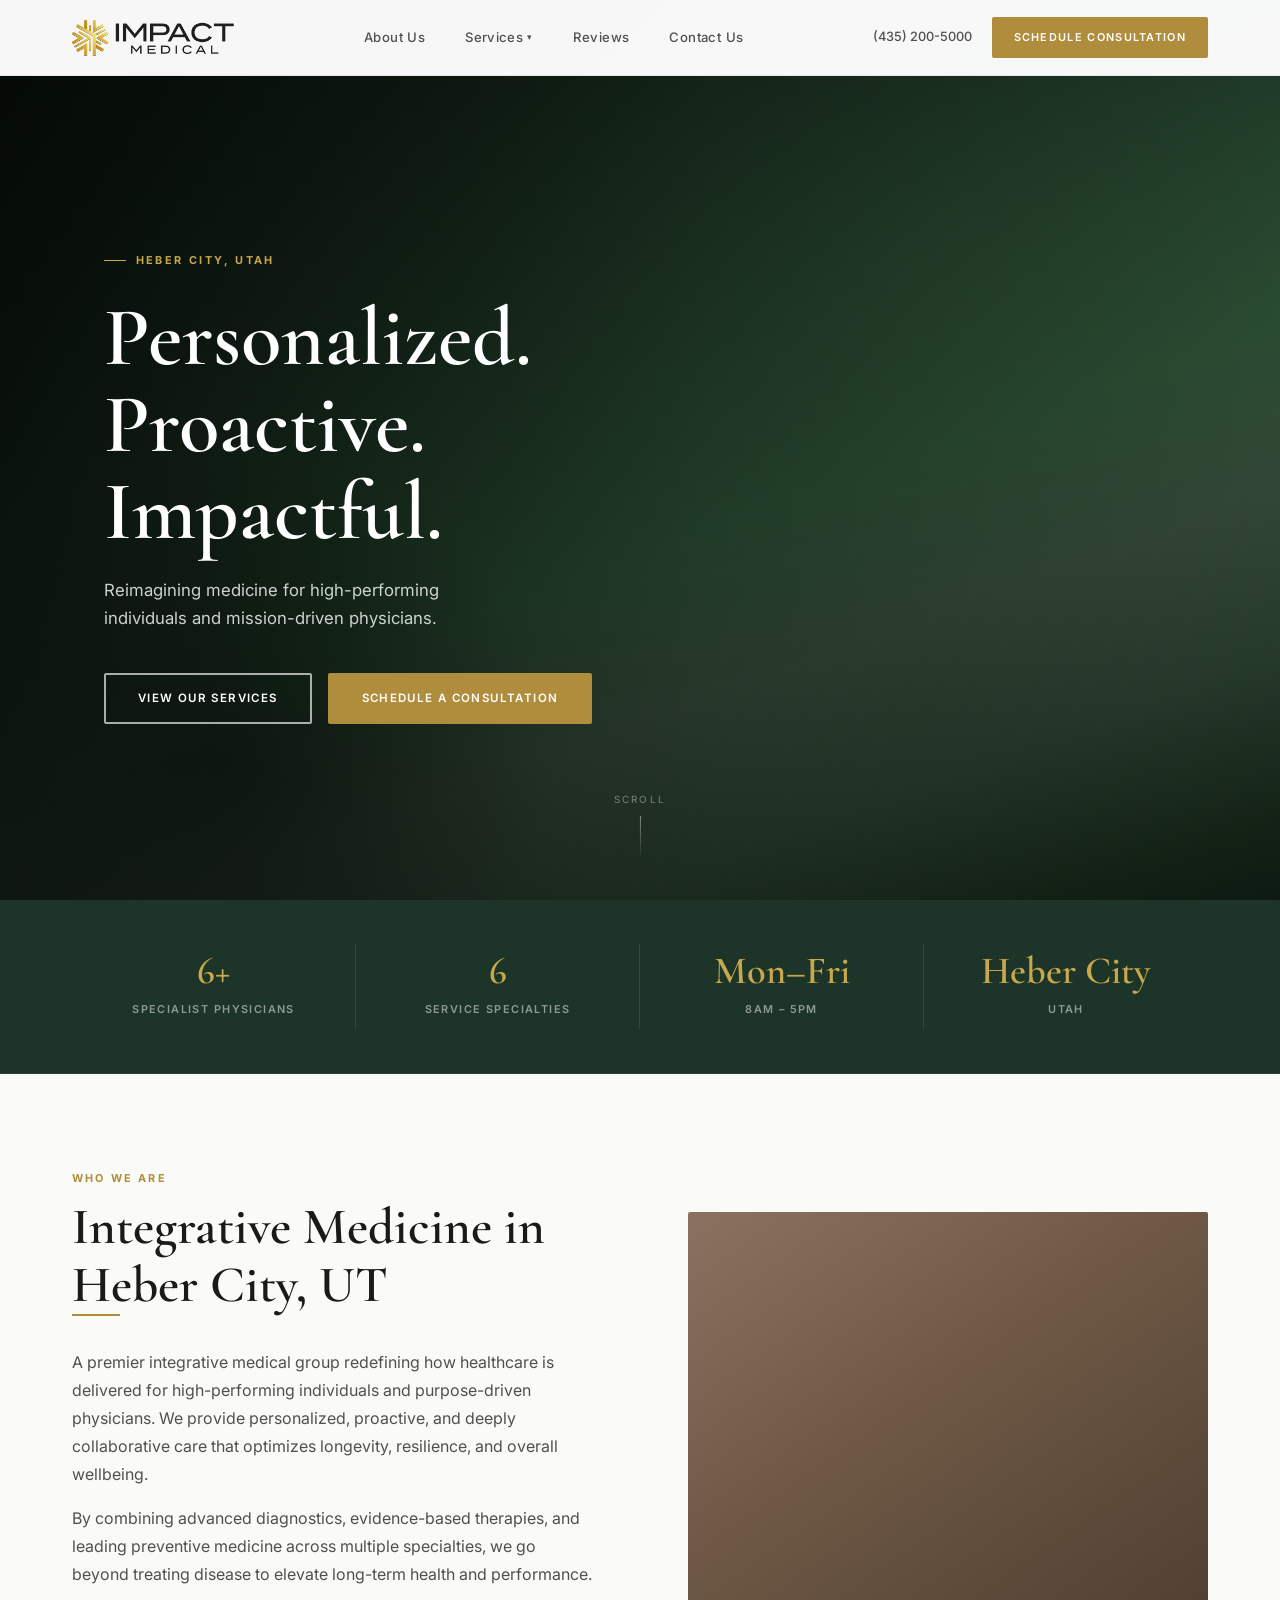
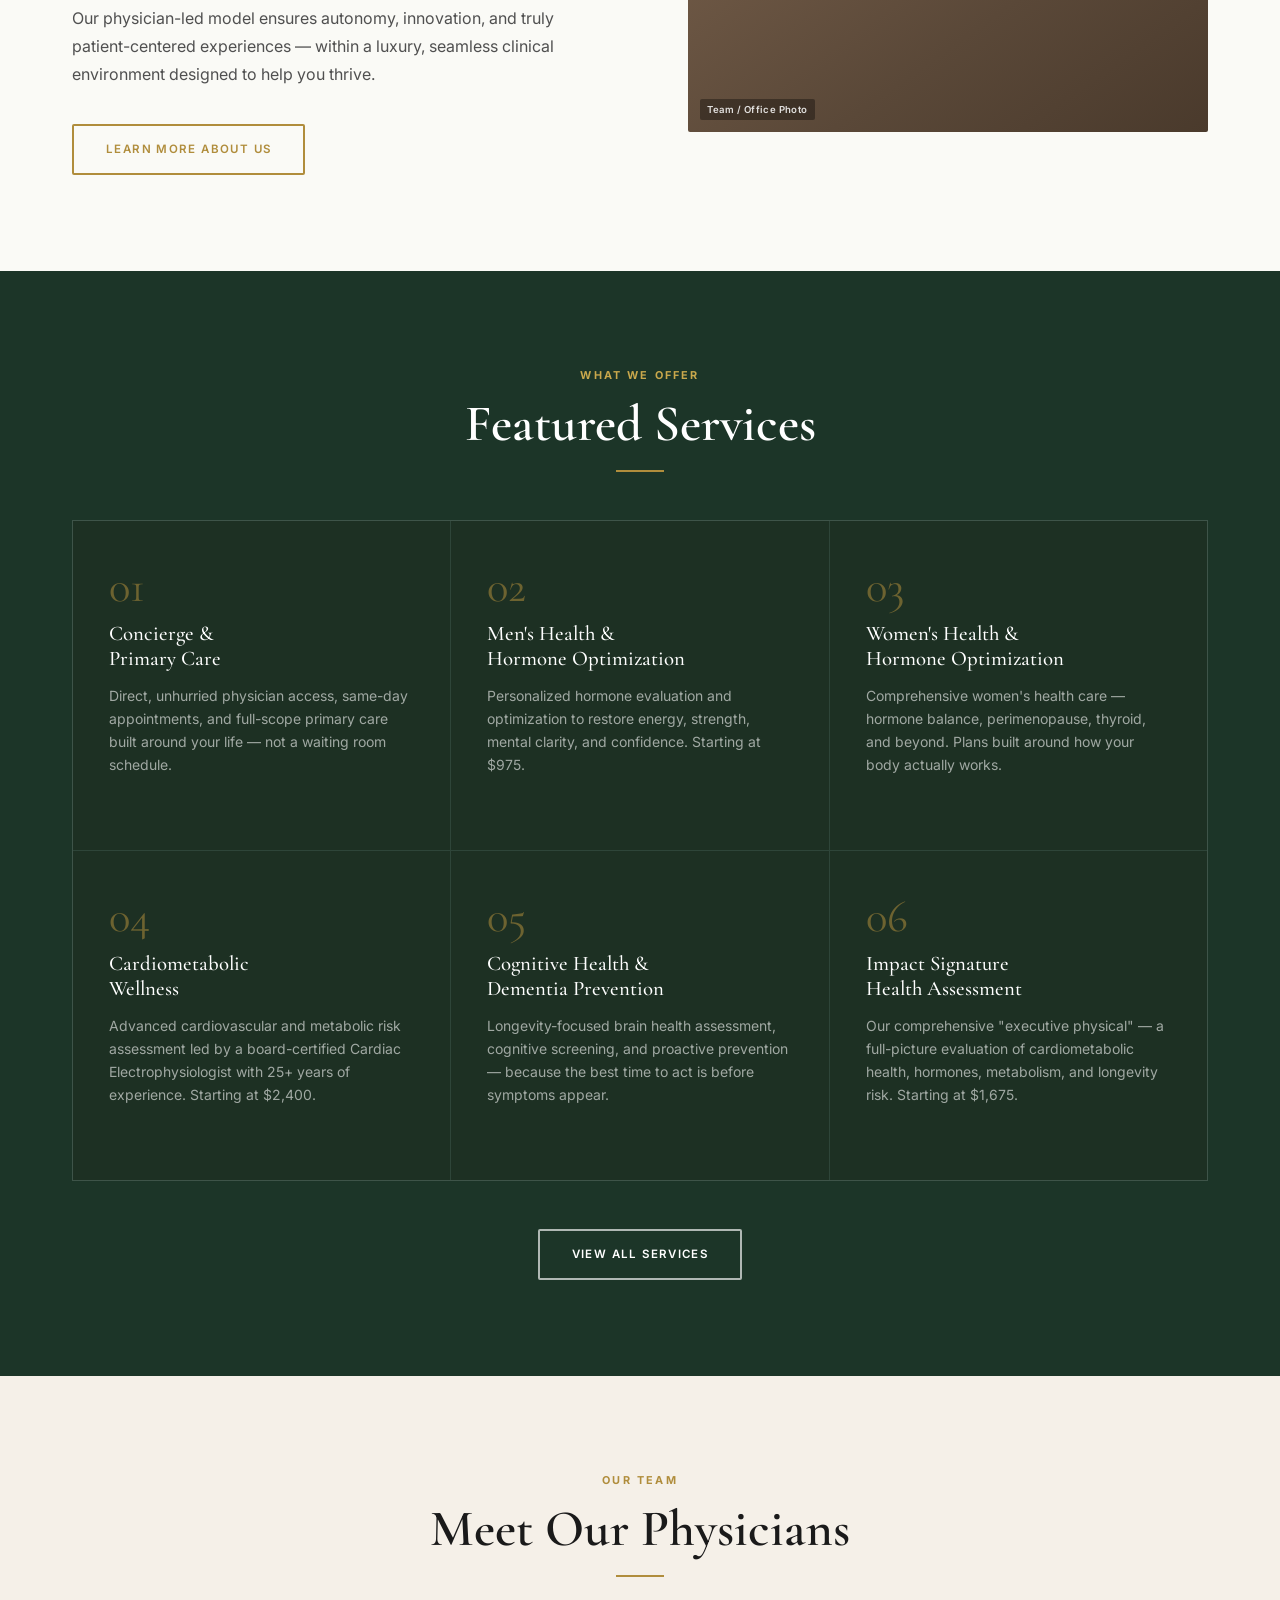
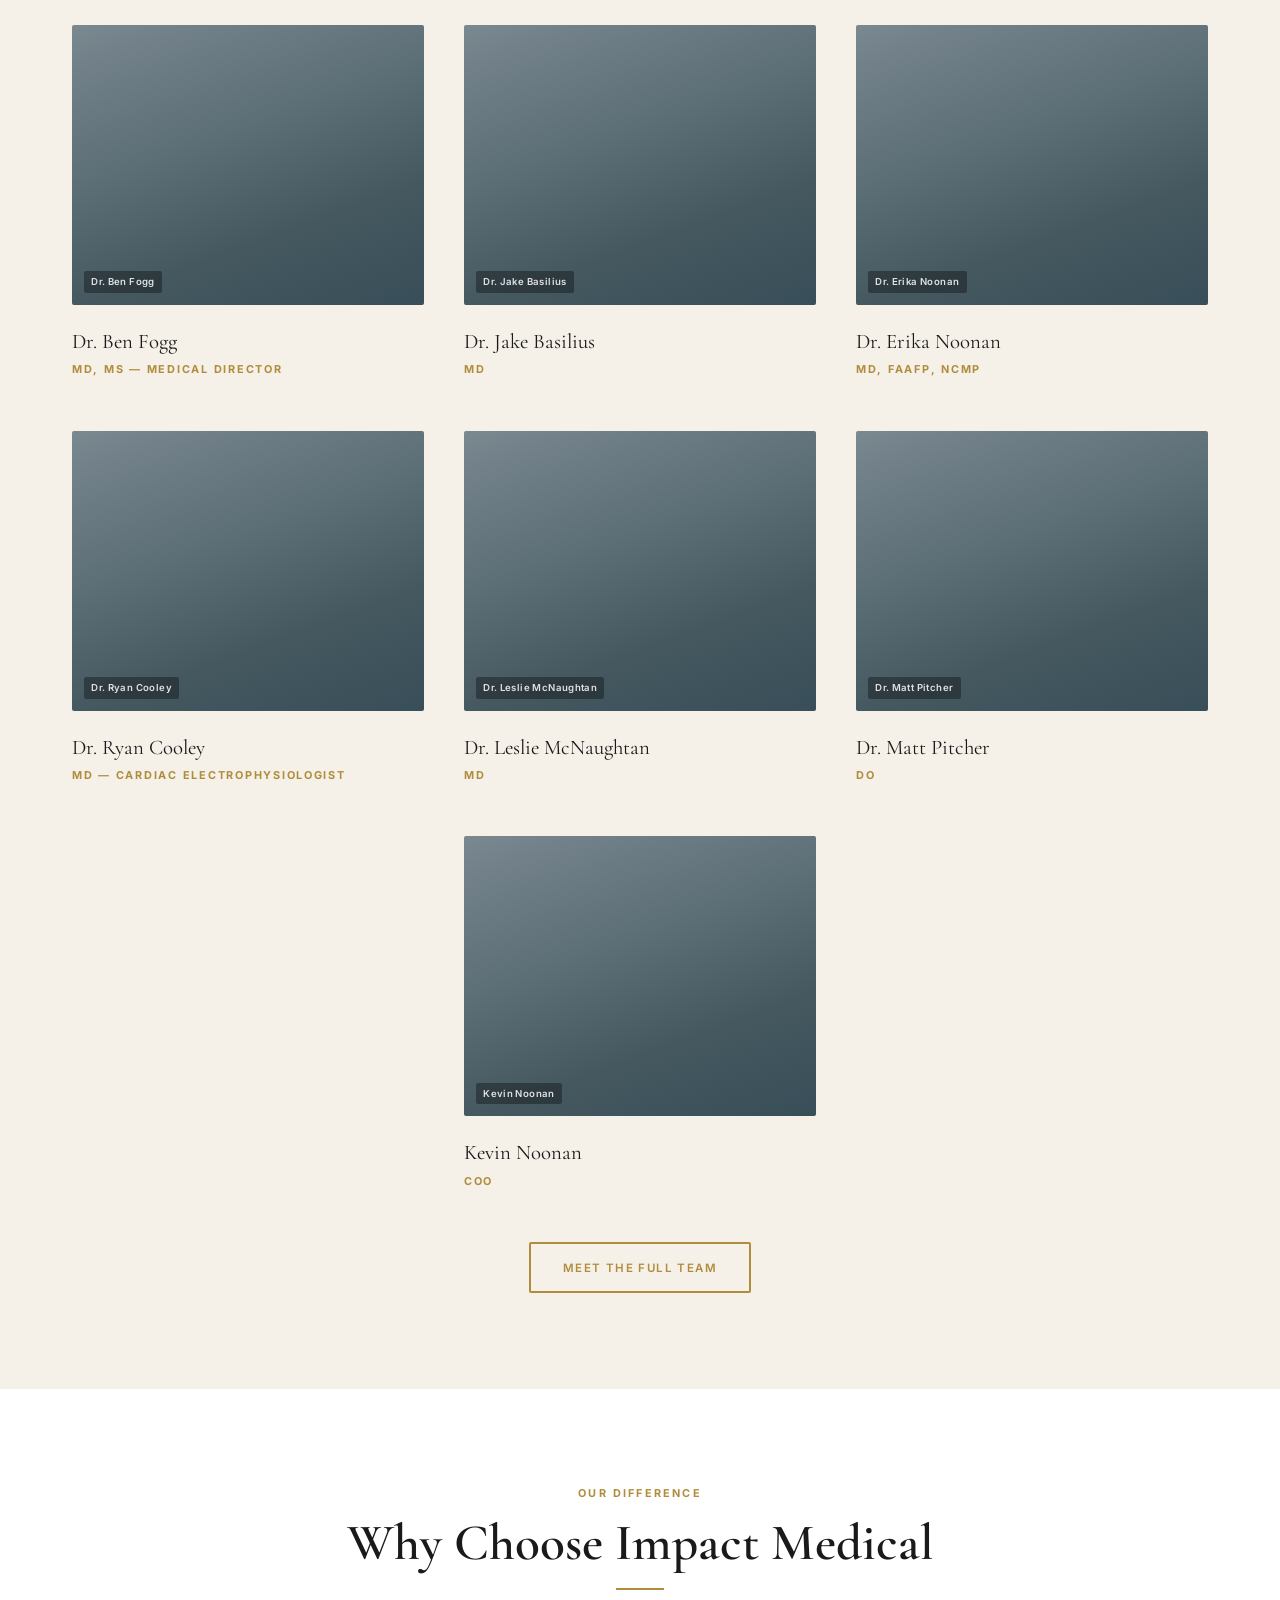
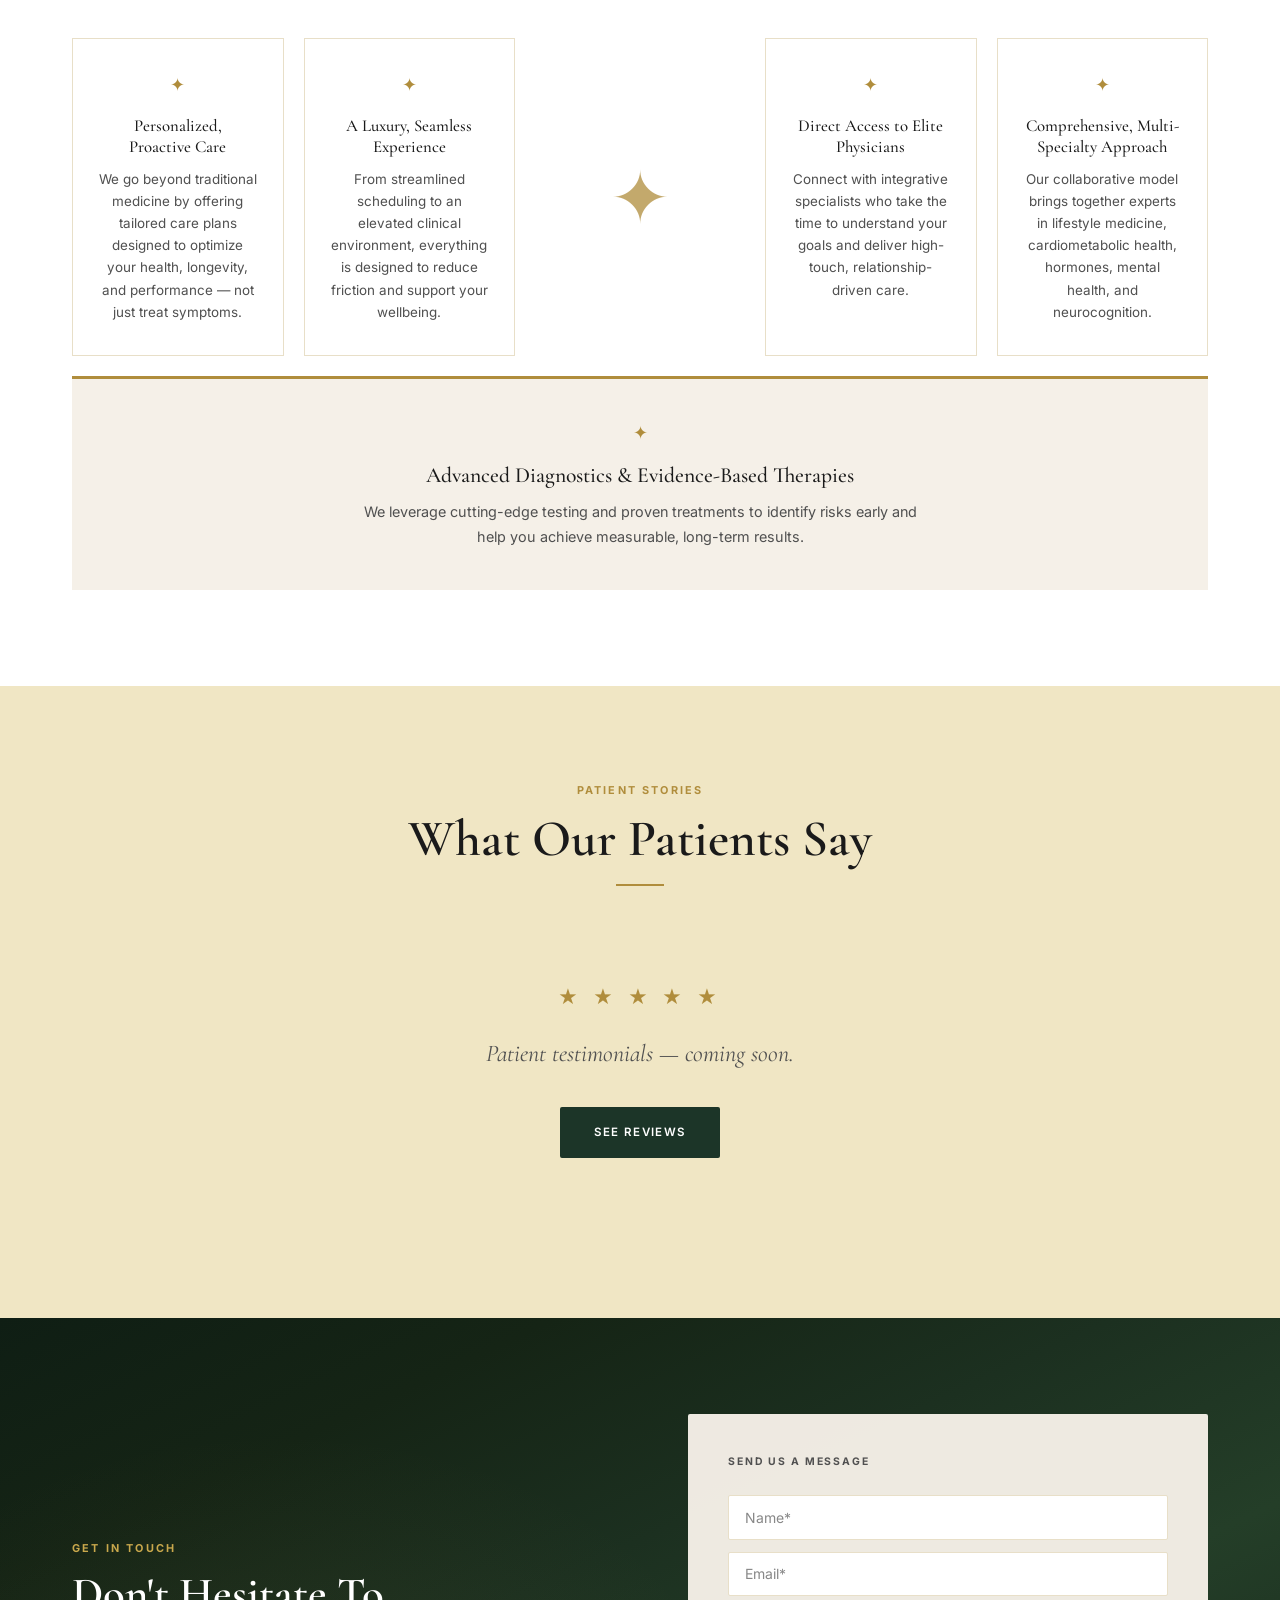
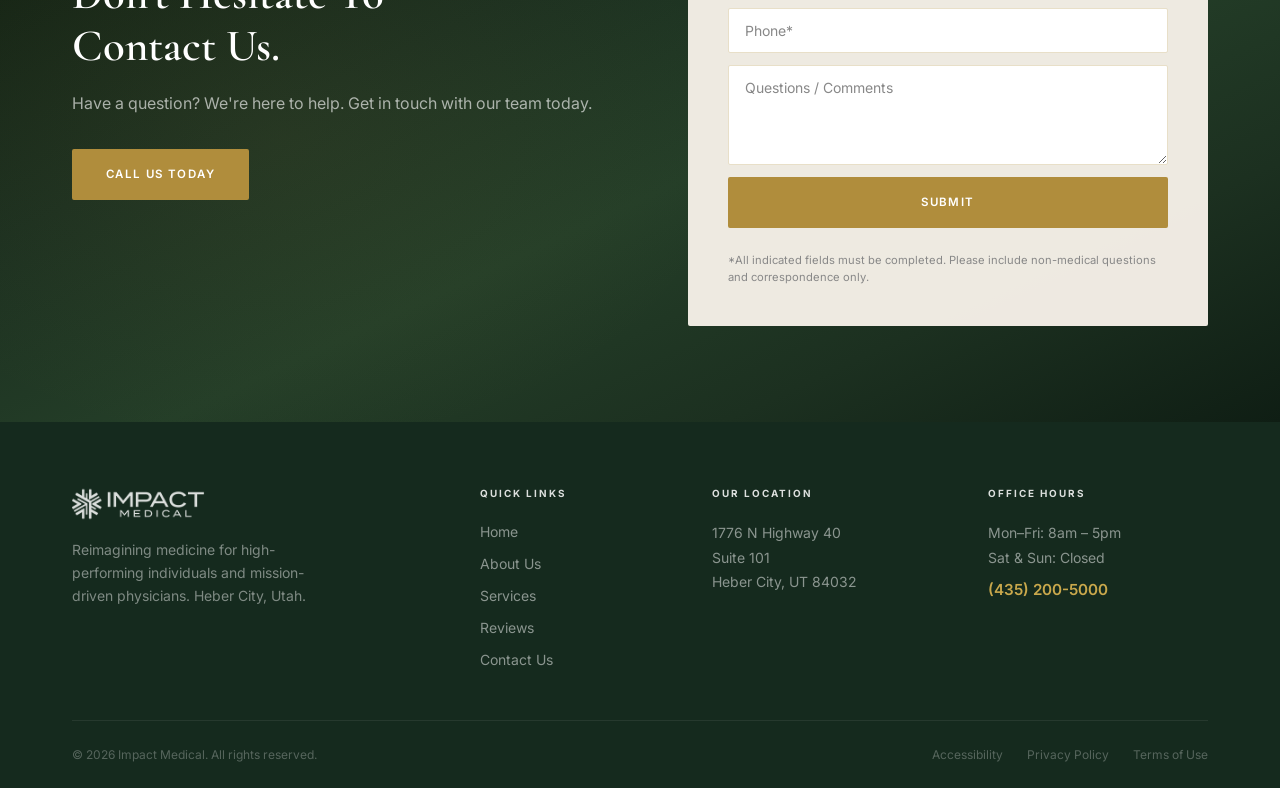
<file: index.html>
<!DOCTYPE html>
<html lang="en">
<head>
  <meta charset="UTF-8">
  <meta name="viewport" content="width=device-width, initial-scale=1.0">
  <title>Impact Medical — Personalized. Proactive. Impactful.</title>
  <link rel="stylesheet" href="styles.css">
</head>
<body>

<!-- NAVIGATION -->
<!-- Place logo.png in this folder to display the real logo -->
<nav class="nav">
  <div class="nav-inner">
    <a href="index.html" class="nav-logo">
      <img src="logo.png" alt="Impact Medical" class="nav-logo-img" />
    </a>
    <div class="nav-links">
      <a href="about.html">About Us</a>
      <div class="nav-has-dropdown">
        <a href="services.html">Services <span class="dd-arr">▾</span></a>
        <div class="nav-dropdown-panel">
          <a href="concierge-primary-care.html">Concierge &amp; Primary Care</a>
          <a href="mens-health.html">Men's Health &amp; Hormone Optimization</a>
          <a href="womens-health.html">Women's Health &amp; Hormone Optimization</a>
          <a href="cardiometabolic.html">Cardiometabolic Wellness</a>
          <a href="cognitive-health.html">Cognitive Health &amp; Dementia Prevention</a>
          <a href="impact-signature.html">Impact Signature Health Assessment</a>
        </div>
      </div>
      <a href="reviews.html">Reviews</a>
      <a href="contact.html">Contact Us</a>
    </div>
    <div class="nav-actions">
      <span class="nav-phone">(435) 200-5000</span>
      <a href="contact.html" class="btn btn-gold btn-sm">Schedule Consultation</a>
    </div>
  </div>
</nav>

<!-- HERO -->
<section class="hero">
  <div class="hero-overlay"></div>
  <div class="hero-content">
    <span class="hero-location">Heber City, Utah</span>
    <h1>Personalized.<br>Proactive.<br>Impactful.</h1>
    <p class="hero-sub">Reimagining medicine for high-performing individuals and mission-driven physicians.</p>
    <div class="hero-ctas">
      <a href="services.html" class="btn btn-outline-white">View Our Services</a>
      <a href="contact.html" class="btn btn-gold">Schedule a Consultation</a>
    </div>
  </div>
  <div class="hero-scroll">
    <span>Scroll</span>
    <div class="hero-scroll-bar"></div>
  </div>
</section>

<!-- STATS BAR -->
<div class="stats-bar">
  <div class="stats-inner">
    <div class="stat-item">
      <span class="stat-val">6+</span>
      <span class="stat-lbl">Specialist Physicians</span>
    </div>
    <div class="stat-item">
      <span class="stat-val">6</span>
      <span class="stat-lbl">Service Specialties</span>
    </div>
    <div class="stat-item">
      <span class="stat-val">Mon–Fri</span>
      <span class="stat-lbl">8am – 5pm</span>
    </div>
    <div class="stat-item">
      <span class="stat-val">Heber City</span>
      <span class="stat-lbl">Utah</span>
    </div>
  </div>
</div>

<!-- ABOUT INTRO -->
<section class="section bg-off-white">
  <div class="container">
    <div class="about-split">
      <div class="about-split-text">
        <span class="eyebrow">Who We Are</span>
        <h2>Integrative Medicine in Heber City, UT</h2>
        <div class="divider"></div>
        <p style="color:#505050;margin-bottom:1rem;">A premier integrative medical group redefining how healthcare is delivered for high-performing individuals and purpose-driven physicians. We provide personalized, proactive, and deeply collaborative care that optimizes longevity, resilience, and overall wellbeing.</p>
        <p style="color:#505050;margin-bottom:1rem;">By combining advanced diagnostics, evidence-based therapies, and leading preventive medicine across multiple specialties, we go beyond treating disease to elevate long-term health and performance.</p>
        <p style="color:#505050;">Our physician-led model ensures autonomy, innovation, and truly patient-centered experiences — within a luxury, seamless clinical environment designed to help you thrive.</p>
        <a href="about.html" class="btn btn-outline-gold">Learn More About Us</a>
      </div>
      <div>
        <div class="ph ph-warm ph-tall" data-label="Team / Office Photo"></div>
      </div>
    </div>
  </div>
</section>

<!-- FEATURED SERVICES -->
<section class="section bg-green">
  <div class="container">
    <div style="text-align:center;">
      <span class="eyebrow eyebrow-light">What We Offer</span>
      <h2 style="color:#fff;">Featured Services</h2>
      <div class="divider divider-center" style="margin-top:1rem;"></div>
    </div>
    <div class="services-grid">
      <a href="concierge-primary-care.html" class="svc-card">
        <div class="svc-num">01</div>
        <h3>Concierge &amp;<br>Primary Care</h3>
        <p>Direct, unhurried physician access, same-day appointments, and full-scope primary care built around your life — not a waiting room schedule.</p>
        <span class="svc-link">Learn More</span>
      </a>
      <a href="mens-health.html" class="svc-card">
        <div class="svc-num">02</div>
        <h3>Men's Health &amp;<br>Hormone Optimization</h3>
        <p>Personalized hormone evaluation and optimization to restore energy, strength, mental clarity, and confidence. Starting at $975.</p>
        <span class="svc-link">Learn More</span>
      </a>
      <a href="womens-health.html" class="svc-card">
        <div class="svc-num">03</div>
        <h3>Women's Health &amp;<br>Hormone Optimization</h3>
        <p>Comprehensive women's health care — hormone balance, perimenopause, thyroid, and beyond. Plans built around how your body actually works.</p>
        <span class="svc-link">Learn More</span>
      </a>
      <a href="cardiometabolic.html" class="svc-card">
        <div class="svc-num">04</div>
        <h3>Cardiometabolic<br>Wellness</h3>
        <p>Advanced cardiovascular and metabolic risk assessment led by a board-certified Cardiac Electrophysiologist with 25+ years of experience. Starting at $2,400.</p>
        <span class="svc-link">Learn More</span>
      </a>
      <a href="cognitive-health.html" class="svc-card">
        <div class="svc-num">05</div>
        <h3>Cognitive Health &amp;<br>Dementia Prevention</h3>
        <p>Longevity-focused brain health assessment, cognitive screening, and proactive prevention — because the best time to act is before symptoms appear.</p>
        <span class="svc-link">Learn More</span>
      </a>
      <a href="impact-signature.html" class="svc-card">
        <div class="svc-num">06</div>
        <h3>Impact Signature<br>Health Assessment</h3>
        <p>Our comprehensive "executive physical" — a full-picture evaluation of cardiometabolic health, hormones, metabolism, and longevity risk. Starting at $1,675.</p>
        <span class="svc-link">Learn More</span>
      </a>
    </div>
    <div class="services-footer">
      <a href="services.html" class="btn btn-outline-white">View All Services</a>
    </div>
  </div>
</section>

<!-- MEET OUR PHYSICIANS -->
<section class="section bg-cream">
  <div class="container">
    <div style="text-align:center;">
      <span class="eyebrow">Our Team</span>
      <h2>Meet Our Physicians</h2>
      <div class="divider divider-center" style="margin-top:1rem;"></div>
    </div>
    <div class="team-grid-7" style="margin-top:3rem;">
      <div class="team-card">
        <div class="ph ph-portrait" style="height:280px;width:100%;margin-bottom:1.25rem;" data-label="Dr. Ben Fogg"></div>
        <div class="team-name">Dr. Ben Fogg</div>
        <div class="team-cred">MD, MS — Medical Director</div>
      </div>
      <div class="team-card">
        <div class="ph ph-portrait" style="height:280px;width:100%;margin-bottom:1.25rem;" data-label="Dr. Jake Basilius"></div>
        <div class="team-name">Dr. Jake Basilius</div>
        <div class="team-cred">MD</div>
      </div>
      <div class="team-card">
        <div class="ph ph-portrait" style="height:280px;width:100%;margin-bottom:1.25rem;" data-label="Dr. Erika Noonan"></div>
        <div class="team-name">Dr. Erika Noonan</div>
        <div class="team-cred">MD, FAAFP, NCMP</div>
      </div>
      <div class="team-card">
        <div class="ph ph-portrait" style="height:280px;width:100%;margin-bottom:1.25rem;" data-label="Dr. Ryan Cooley"></div>
        <div class="team-name">Dr. Ryan Cooley</div>
        <div class="team-cred">MD — Cardiac Electrophysiologist</div>
      </div>
      <div class="team-card">
        <div class="ph ph-portrait" style="height:280px;width:100%;margin-bottom:1.25rem;" data-label="Dr. Leslie McNaughtan"></div>
        <div class="team-name">Dr. Leslie McNaughtan</div>
        <div class="team-cred">MD</div>
      </div>
      <div class="team-card">
        <div class="ph ph-portrait" style="height:280px;width:100%;margin-bottom:1.25rem;" data-label="Dr. Matt Pitcher"></div>
        <div class="team-name">Dr. Matt Pitcher</div>
        <div class="team-cred">DO</div>
      </div>
      <div class="team-card">
        <div class="ph ph-portrait" style="height:280px;width:100%;margin-bottom:1.25rem;" data-label="Kevin Noonan"></div>
        <div class="team-name">Kevin Noonan</div>
        <div class="team-cred">COO</div>
      </div>
    </div>
    <div style="text-align:center;margin-top:2.5rem;">
      <a href="about.html" class="btn btn-outline-gold">Meet the Full Team</a>
    </div>
  </div>
</section>

<!-- WHY CHOOSE US -->
<section class="section" style="background:#fff;">
  <div class="container">
    <div style="text-align:center;">
      <span class="eyebrow">Our Difference</span>
      <h2>Why Choose Impact Medical</h2>
      <div class="divider divider-center" style="margin-top:1rem;margin-bottom:3rem;"></div>
    </div>
    <div class="why-grid">
      <div class="why-item">
        <div class="why-icon">✦</div>
        <h3>Personalized,<br>Proactive Care</h3>
        <p>We go beyond traditional medicine by offering tailored care plans designed to optimize your health, longevity, and performance — not just treat symptoms.</p>
      </div>
      <div class="why-item">
        <div class="why-icon">✦</div>
        <h3>A Luxury, Seamless Experience</h3>
        <p>From streamlined scheduling to an elevated clinical environment, everything is designed to reduce friction and support your wellbeing.</p>
      </div>
      <div class="why-item why-center">
        <div class="why-emblem">✦</div>
      </div>
      <div class="why-item">
        <div class="why-icon">✦</div>
        <h3>Direct Access to Elite Physicians</h3>
        <p>Connect with integrative specialists who take the time to understand your goals and deliver high-touch, relationship-driven care.</p>
      </div>
      <div class="why-item">
        <div class="why-icon">✦</div>
        <h3>Comprehensive, Multi-Specialty Approach</h3>
        <p>Our collaborative model brings together experts in lifestyle medicine, cardiometabolic health, hormones, mental health, and neurocognition.</p>
      </div>
    </div>
    <div class="why-bottom">
      <div class="why-icon">✦</div>
      <h3>Advanced Diagnostics &amp; Evidence-Based Therapies</h3>
      <p>We leverage cutting-edge testing and proven treatments to identify risks early and help you achieve measurable, long-term results.</p>
    </div>
  </div>
</section>

<!-- PATIENT TESTIMONIALS -->
<section class="section bg-gold-pale">
  <div class="container">
    <div style="text-align:center;">
      <span class="eyebrow">Patient Stories</span>
      <h2>What Our Patients Say</h2>
      <div class="divider divider-center" style="margin-top:1rem;"></div>
    </div>
    <div class="testi-placeholder">
      <div class="testi-stars">★ ★ ★ ★ ★</div>
      <p>Patient testimonials — coming soon.</p>
      <a href="reviews.html" class="btn btn-dark">See Reviews</a>
    </div>
  </div>
</section>

<!-- CTA BANNER / CONTACT -->
<section class="cta-banner">
  <div class="cta-inner">
    <div class="cta-text">
      <span class="eyebrow eyebrow-light">Get In Touch</span>
      <h2>Don't Hesitate To<br>Contact Us.</h2>
      <p>Have a question? We're here to help. Get in touch with our team today.</p>
      <a href="tel:4352005000" class="btn btn-gold">Call Us Today</a>
    </div>
    <div class="cta-form-box">
      <div class="cta-form-title">Send Us a Message</div>
      <div class="form-stack">
        <input class="form-ctrl" type="text" placeholder="Name*" />
        <input class="form-ctrl" type="email" placeholder="Email*" />
        <input class="form-ctrl" type="tel" placeholder="Phone*" />
        <textarea class="form-ctrl" placeholder="Questions / Comments"></textarea>
        <a href="#" class="btn btn-gold btn-full">Submit</a>
        <p class="form-note">*All indicated fields must be completed. Please include non-medical questions and correspondence only.</p>
      </div>
    </div>
  </div>
</section>

<!-- FOOTER -->
<footer class="footer">
  <div class="container">
    <div class="footer-grid">
      <div class="footer-brand">
        <div style="margin-bottom:1rem;">
          <img src="logo.png" alt="Impact Medical" class="footer-logo-img" />
        </div>
        <p>Reimagining medicine for high-performing individuals and mission-driven physicians. Heber City, Utah.</p>
      </div>
      <div>
        <div class="footer-col-title">Quick Links</div>
        <nav class="footer-nav">
          <a href="index.html">Home</a>
          <a href="about.html">About Us</a>
          <a href="services.html">Services</a>
          <a href="reviews.html">Reviews</a>
          <a href="contact.html">Contact Us</a>
        </nav>
      </div>
      <div>
        <div class="footer-col-title">Our Location</div>
        <p class="footer-info">1776 N Highway 40<br>Suite 101<br>Heber City, UT 84032</p>
      </div>
      <div>
        <div class="footer-col-title">Office Hours</div>
        <p class="footer-info">Mon–Fri: 8am – 5pm<br>Sat &amp; Sun: Closed</p>
        <a href="tel:4352005000" class="footer-phone">(435) 200-5000</a>
      </div>
    </div>
    <div class="footer-bottom">
      <span>© 2026 Impact Medical. All rights reserved.</span>
      <div class="footer-legal">
        <a href="#">Accessibility</a>
        <a href="#">Privacy Policy</a>
        <a href="#">Terms of Use</a>
      </div>
    </div>
  </div>
</footer>

</body>
</html>
</file>
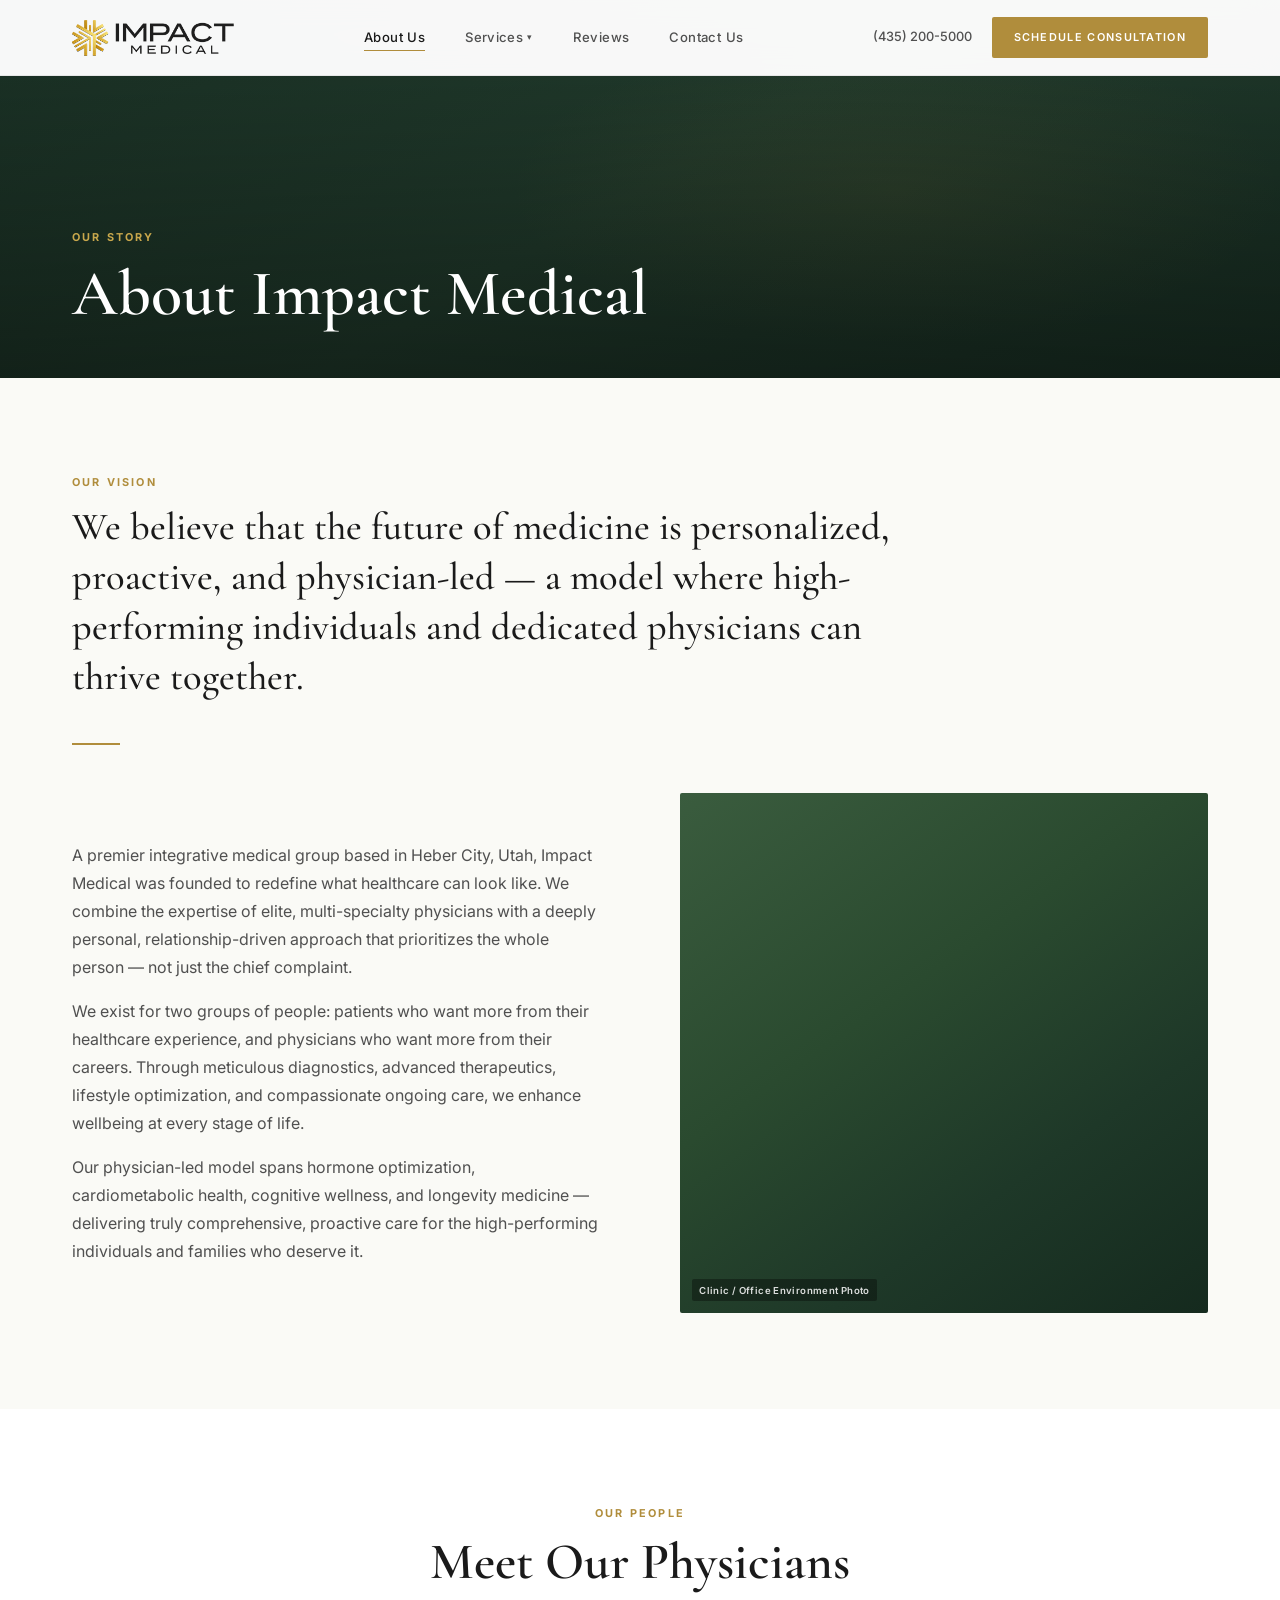
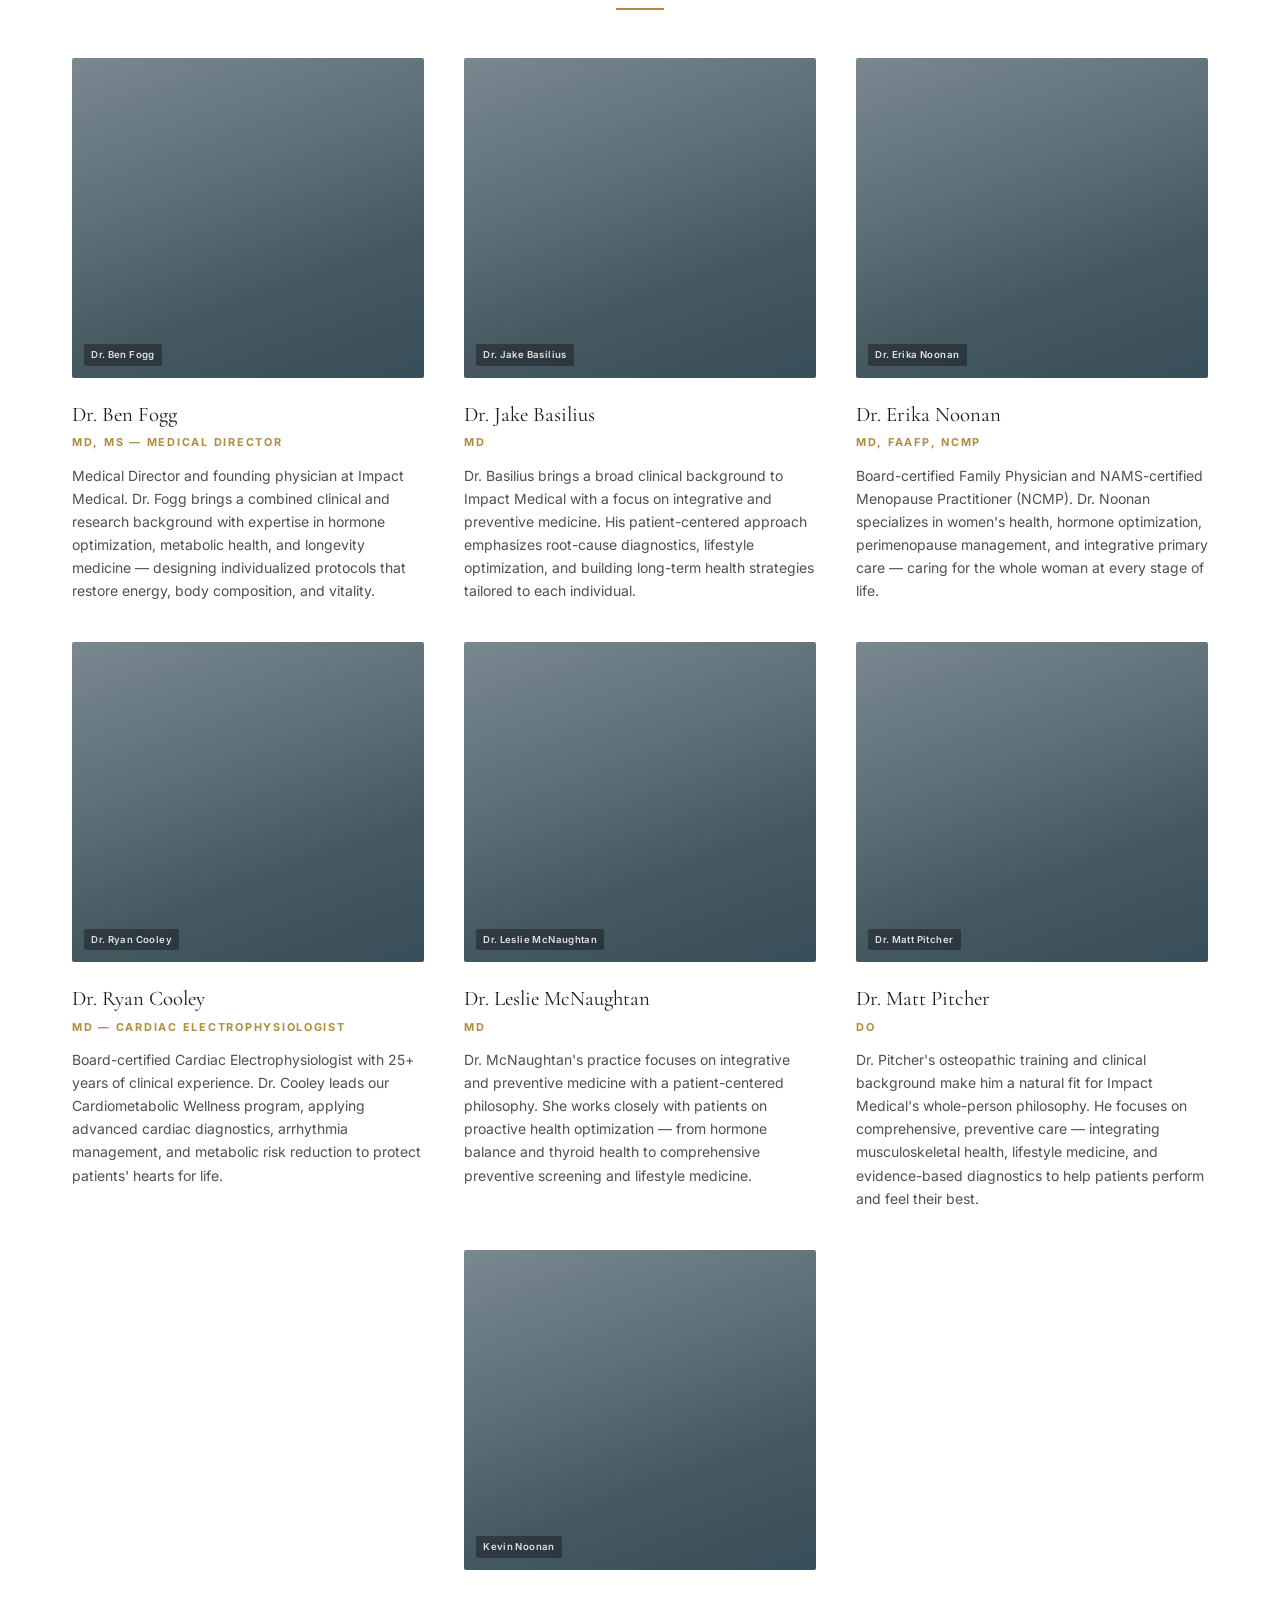
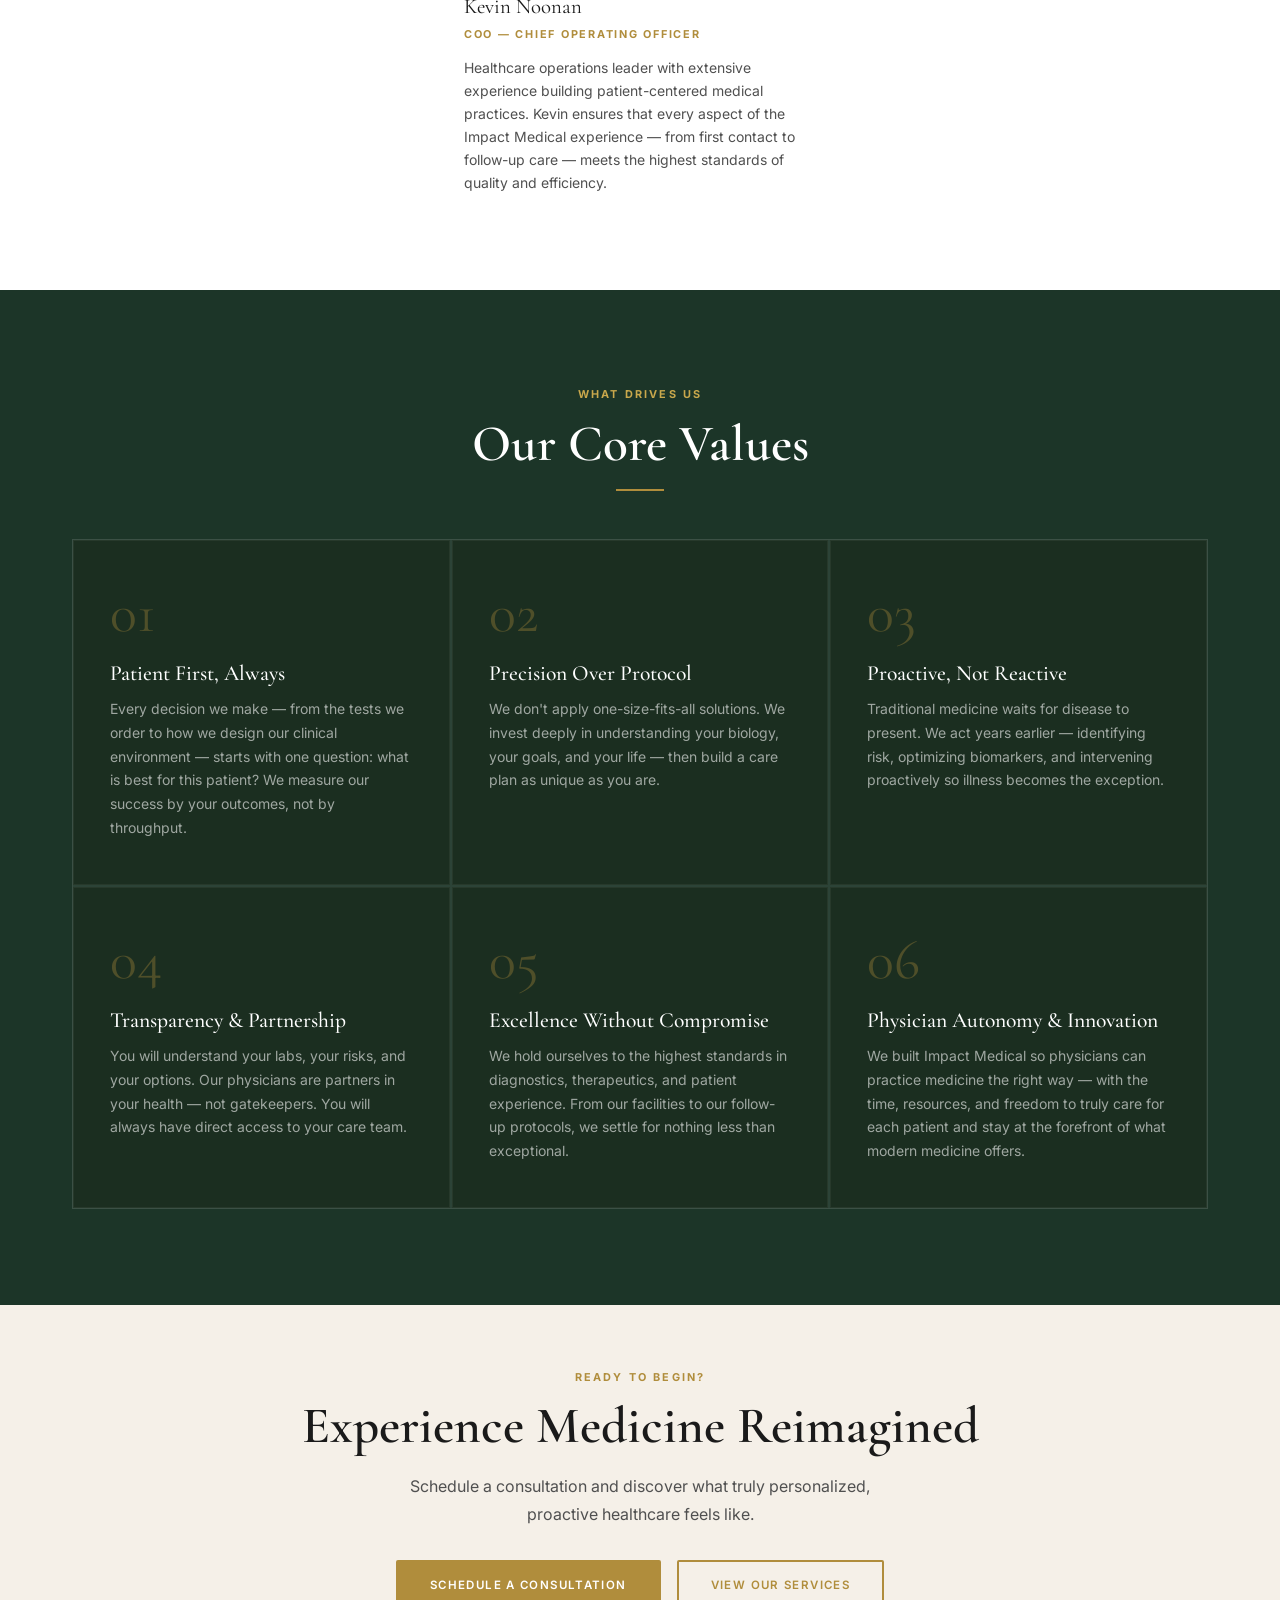
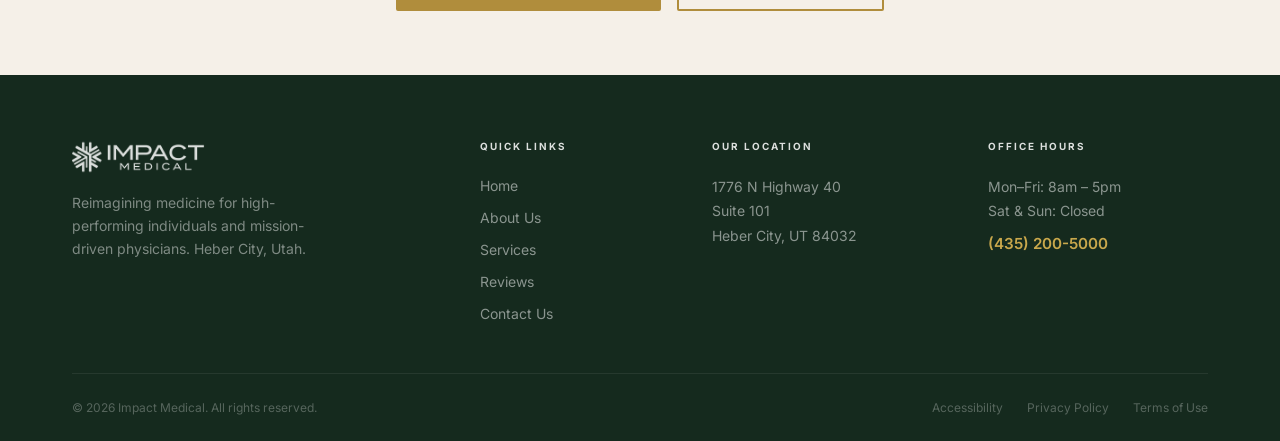
<file: about.html>
<!DOCTYPE html>
<html lang="en">
<head>
  <meta charset="UTF-8">
  <meta name="viewport" content="width=device-width, initial-scale=1.0">
  <title>About Us — Impact Medical</title>
  <link rel="stylesheet" href="styles.css">
</head>
<body>

<!-- NAVIGATION -->
<nav class="nav">
  <div class="nav-inner">
    <a href="index.html" class="nav-logo">
      <img src="logo.png" alt="Impact Medical" class="nav-logo-img" />
    </a>
    <div class="nav-links">
      <a href="about.html" class="active">About Us</a>
      <div class="nav-has-dropdown">
        <a href="services.html">Services <span class="dd-arr">▾</span></a>
        <div class="nav-dropdown-panel">
          <a href="concierge-primary-care.html">Concierge &amp; Primary Care</a>
          <a href="mens-health.html">Men's Health &amp; Hormone Optimization</a>
          <a href="womens-health.html">Women's Health &amp; Hormone Optimization</a>
          <a href="cardiometabolic.html">Cardiometabolic Wellness</a>
          <a href="cognitive-health.html">Cognitive Health &amp; Dementia Prevention</a>
          <a href="impact-signature.html">Impact Signature Health Assessment</a>
        </div>
      </div>
      <a href="reviews.html">Reviews</a>
      <a href="contact.html">Contact Us</a>
    </div>
    <div class="nav-actions">
      <span class="nav-phone">(435) 200-5000</span>
      <a href="contact.html" class="btn btn-gold btn-sm">Schedule Consultation</a>
    </div>
  </div>
</nav>

<!-- PAGE HERO -->
<div class="page-hero">
  <div class="page-hero-overlay"></div>
  <div class="page-hero-content">
    <span class="eyebrow">Our Story</span>
    <h1>About Impact Medical</h1>
  </div>
</div>

<!-- VISION / MISSION -->
<section class="section bg-off-white">
  <div class="container">
    <span class="eyebrow">Our Vision</span>
    <p class="mission-text">
      We believe that the future of medicine is personalized, proactive, and physician-led — a model where high-performing individuals and dedicated physicians can thrive together.
    </p>
    <div class="divider" style="margin-top:2.5rem;"></div>
    <div style="display:grid;grid-template-columns:1fr 1fr;gap:5rem;align-items:center;margin-top:3rem;">
      <div>
        <p style="color:#505050;margin-bottom:1rem;">A premier integrative medical group based in Heber City, Utah, Impact Medical was founded to redefine what healthcare can look like. We combine the expertise of elite, multi-specialty physicians with a deeply personal, relationship-driven approach that prioritizes the whole person — not just the chief complaint.</p>
        <p style="color:#505050;margin-bottom:1rem;">We exist for two groups of people: patients who want more from their healthcare experience, and physicians who want more from their careers. Through meticulous diagnostics, advanced therapeutics, lifestyle optimization, and compassionate ongoing care, we enhance wellbeing at every stage of life.</p>
        <p style="color:#505050;">Our physician-led model spans hormone optimization, cardiometabolic health, cognitive wellness, and longevity medicine — delivering truly comprehensive, proactive care for the high-performing individuals and families who deserve it.</p>
      </div>
      <div>
        <div class="ph ph-nature ph-tall" data-label="Clinic / Office Environment Photo"></div>
      </div>
    </div>
  </div>
</section>

<!-- MEET THE TEAM -->
<section class="section" style="background:#fff;">
  <div class="container">
    <div style="text-align:center;">
      <span class="eyebrow">Our People</span>
      <h2>Meet Our Physicians</h2>
      <div class="divider divider-center" style="margin-top:1rem;margin-bottom:3rem;"></div>
    </div>
    <div class="team-grid-7">
      <div class="team-card">
        <div class="ph ph-portrait" style="height:320px;width:100%;margin-bottom:1.25rem;" data-label="Dr. Ben Fogg"></div>
        <div class="team-name">Dr. Ben Fogg</div>
        <div class="team-cred">MD, MS — Medical Director</div>
        <p class="team-bio">Medical Director and founding physician at Impact Medical. Dr. Fogg brings a combined clinical and research background with expertise in hormone optimization, metabolic health, and longevity medicine — designing individualized protocols that restore energy, body composition, and vitality.</p>
      </div>
      <div class="team-card">
        <div class="ph ph-portrait" style="height:320px;width:100%;margin-bottom:1.25rem;" data-label="Dr. Jake Basilius"></div>
        <div class="team-name">Dr. Jake Basilius</div>
        <div class="team-cred">MD</div>
        <p class="team-bio">Dr. Basilius brings a broad clinical background to Impact Medical with a focus on integrative and preventive medicine. His patient-centered approach emphasizes root-cause diagnostics, lifestyle optimization, and building long-term health strategies tailored to each individual.</p>
      </div>
      <div class="team-card">
        <div class="ph ph-portrait" style="height:320px;width:100%;margin-bottom:1.25rem;" data-label="Dr. Erika Noonan"></div>
        <div class="team-name">Dr. Erika Noonan</div>
        <div class="team-cred">MD, FAAFP, NCMP</div>
        <p class="team-bio">Board-certified Family Physician and NAMS-certified Menopause Practitioner (NCMP). Dr. Noonan specializes in women's health, hormone optimization, perimenopause management, and integrative primary care — caring for the whole woman at every stage of life.</p>
      </div>
      <div class="team-card">
        <div class="ph ph-portrait" style="height:320px;width:100%;margin-bottom:1.25rem;" data-label="Dr. Ryan Cooley"></div>
        <div class="team-name">Dr. Ryan Cooley</div>
        <div class="team-cred">MD — Cardiac Electrophysiologist</div>
        <p class="team-bio">Board-certified Cardiac Electrophysiologist with 25+ years of clinical experience. Dr. Cooley leads our Cardiometabolic Wellness program, applying advanced cardiac diagnostics, arrhythmia management, and metabolic risk reduction to protect patients' hearts for life.</p>
      </div>
      <div class="team-card">
        <div class="ph ph-portrait" style="height:320px;width:100%;margin-bottom:1.25rem;" data-label="Dr. Leslie McNaughtan"></div>
        <div class="team-name">Dr. Leslie McNaughtan</div>
        <div class="team-cred">MD</div>
        <p class="team-bio">Dr. McNaughtan's practice focuses on integrative and preventive medicine with a patient-centered philosophy. She works closely with patients on proactive health optimization — from hormone balance and thyroid health to comprehensive preventive screening and lifestyle medicine.</p>
      </div>
      <div class="team-card">
        <div class="ph ph-portrait" style="height:320px;width:100%;margin-bottom:1.25rem;" data-label="Dr. Matt Pitcher"></div>
        <div class="team-name">Dr. Matt Pitcher</div>
        <div class="team-cred">DO</div>
        <p class="team-bio">Dr. Pitcher's osteopathic training and clinical background make him a natural fit for Impact Medical's whole-person philosophy. He focuses on comprehensive, preventive care — integrating musculoskeletal health, lifestyle medicine, and evidence-based diagnostics to help patients perform and feel their best.</p>
      </div>
      <div class="team-card">
        <div class="ph ph-portrait" style="height:320px;width:100%;margin-bottom:1.25rem;" data-label="Kevin Noonan"></div>
        <div class="team-name">Kevin Noonan</div>
        <div class="team-cred">COO — Chief Operating Officer</div>
        <p class="team-bio">Healthcare operations leader with extensive experience building patient-centered medical practices. Kevin ensures that every aspect of the Impact Medical experience — from first contact to follow-up care — meets the highest standards of quality and efficiency.</p>
      </div>
    </div>
  </div>
</section>

<!-- OUR VALUES -->
<section class="section bg-green">
  <div class="container">
    <div style="text-align:center;">
      <span class="eyebrow eyebrow-light">What Drives Us</span>
      <h2 style="color:#fff;">Our Core Values</h2>
      <div class="divider divider-center" style="margin-top:1rem;"></div>
    </div>
    <div class="values-grid">
      <div class="val-item">
        <div class="val-num">01</div>
        <h3>Patient First, Always</h3>
        <p>Every decision we make — from the tests we order to how we design our clinical environment — starts with one question: what is best for this patient? We measure our success by your outcomes, not by throughput.</p>
      </div>
      <div class="val-item">
        <div class="val-num">02</div>
        <h3>Precision Over Protocol</h3>
        <p>We don't apply one-size-fits-all solutions. We invest deeply in understanding your biology, your goals, and your life — then build a care plan as unique as you are.</p>
      </div>
      <div class="val-item">
        <div class="val-num">03</div>
        <h3>Proactive, Not Reactive</h3>
        <p>Traditional medicine waits for disease to present. We act years earlier — identifying risk, optimizing biomarkers, and intervening proactively so illness becomes the exception.</p>
      </div>
      <div class="val-item">
        <div class="val-num">04</div>
        <h3>Transparency &amp; Partnership</h3>
        <p>You will understand your labs, your risks, and your options. Our physicians are partners in your health — not gatekeepers. You will always have direct access to your care team.</p>
      </div>
      <div class="val-item">
        <div class="val-num">05</div>
        <h3>Excellence Without Compromise</h3>
        <p>We hold ourselves to the highest standards in diagnostics, therapeutics, and patient experience. From our facilities to our follow-up protocols, we settle for nothing less than exceptional.</p>
      </div>
      <div class="val-item">
        <div class="val-num">06</div>
        <h3>Physician Autonomy &amp; Innovation</h3>
        <p>We built Impact Medical so physicians can practice medicine the right way — with the time, resources, and freedom to truly care for each patient and stay at the forefront of what modern medicine offers.</p>
      </div>
    </div>
  </div>
</section>

<!-- CTA STRIP -->
<section class="section bg-cream" style="padding:4rem 0;">
  <div class="container" style="text-align:center;">
    <span class="eyebrow">Ready to Begin?</span>
    <h2 style="margin-bottom:1rem;">Experience Medicine Reimagined</h2>
    <p style="color:#505050;max-width:500px;margin:0 auto 2rem;">Schedule a consultation and discover what truly personalized, proactive healthcare feels like.</p>
    <div style="display:flex;justify-content:center;gap:1rem;flex-wrap:wrap;">
      <a href="contact.html" class="btn btn-gold">Schedule a Consultation</a>
      <a href="services.html" class="btn btn-outline-gold">View Our Services</a>
    </div>
  </div>
</section>

<!-- FOOTER -->
<footer class="footer">
  <div class="container">
    <div class="footer-grid">
      <div class="footer-brand">
        <div style="margin-bottom:1rem;">
          <img src="logo.png" alt="Impact Medical" class="footer-logo-img" />
        </div>
        <p>Reimagining medicine for high-performing individuals and mission-driven physicians. Heber City, Utah.</p>
      </div>
      <div>
        <div class="footer-col-title">Quick Links</div>
        <nav class="footer-nav">
          <a href="index.html">Home</a>
          <a href="about.html">About Us</a>
          <a href="services.html">Services</a>
          <a href="reviews.html">Reviews</a>
          <a href="contact.html">Contact Us</a>
        </nav>
      </div>
      <div>
        <div class="footer-col-title">Our Location</div>
        <p class="footer-info">1776 N Highway 40<br>Suite 101<br>Heber City, UT 84032</p>
      </div>
      <div>
        <div class="footer-col-title">Office Hours</div>
        <p class="footer-info">Mon–Fri: 8am – 5pm<br>Sat &amp; Sun: Closed</p>
        <a href="tel:4352005000" class="footer-phone">(435) 200-5000</a>
      </div>
    </div>
    <div class="footer-bottom">
      <span>© 2026 Impact Medical. All rights reserved.</span>
      <div class="footer-legal">
        <a href="#">Accessibility</a>
        <a href="#">Privacy Policy</a>
        <a href="#">Terms of Use</a>
      </div>
    </div>
  </div>
</footer>

</body>
</html>
</file>
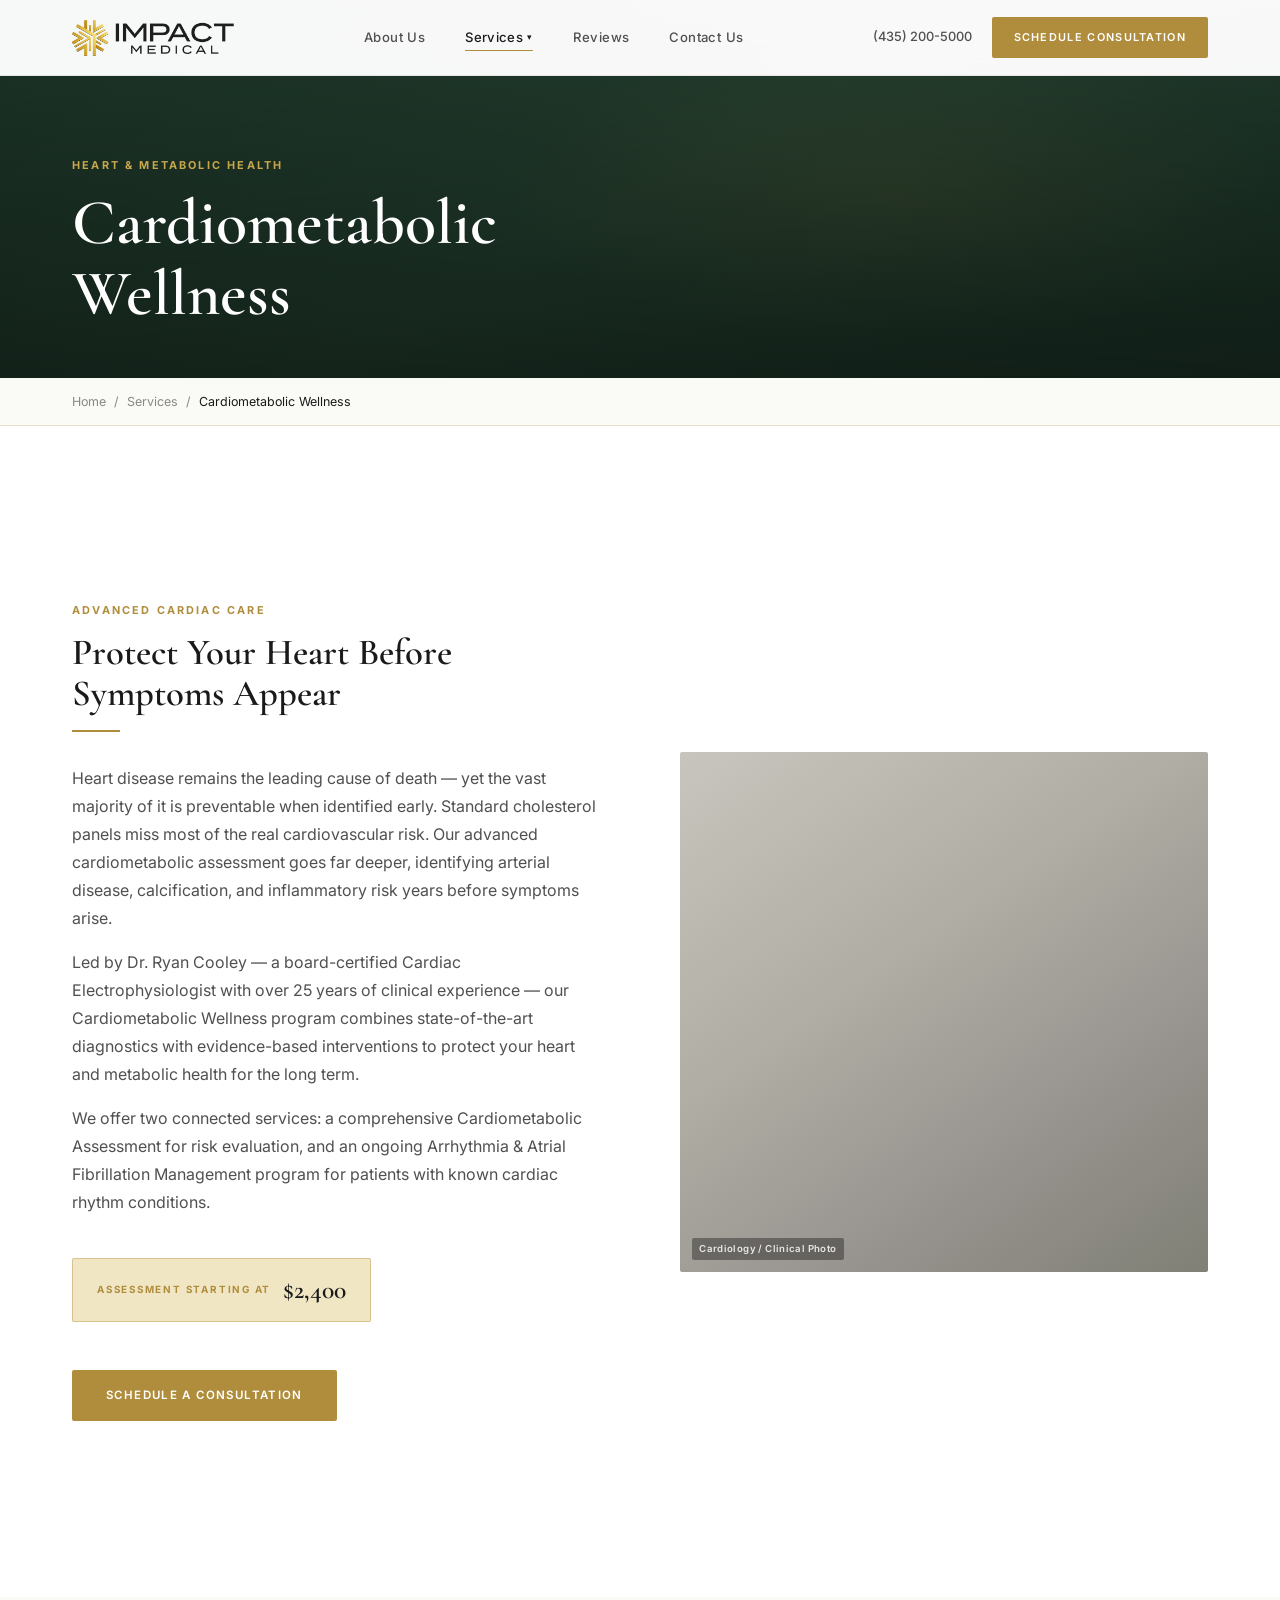
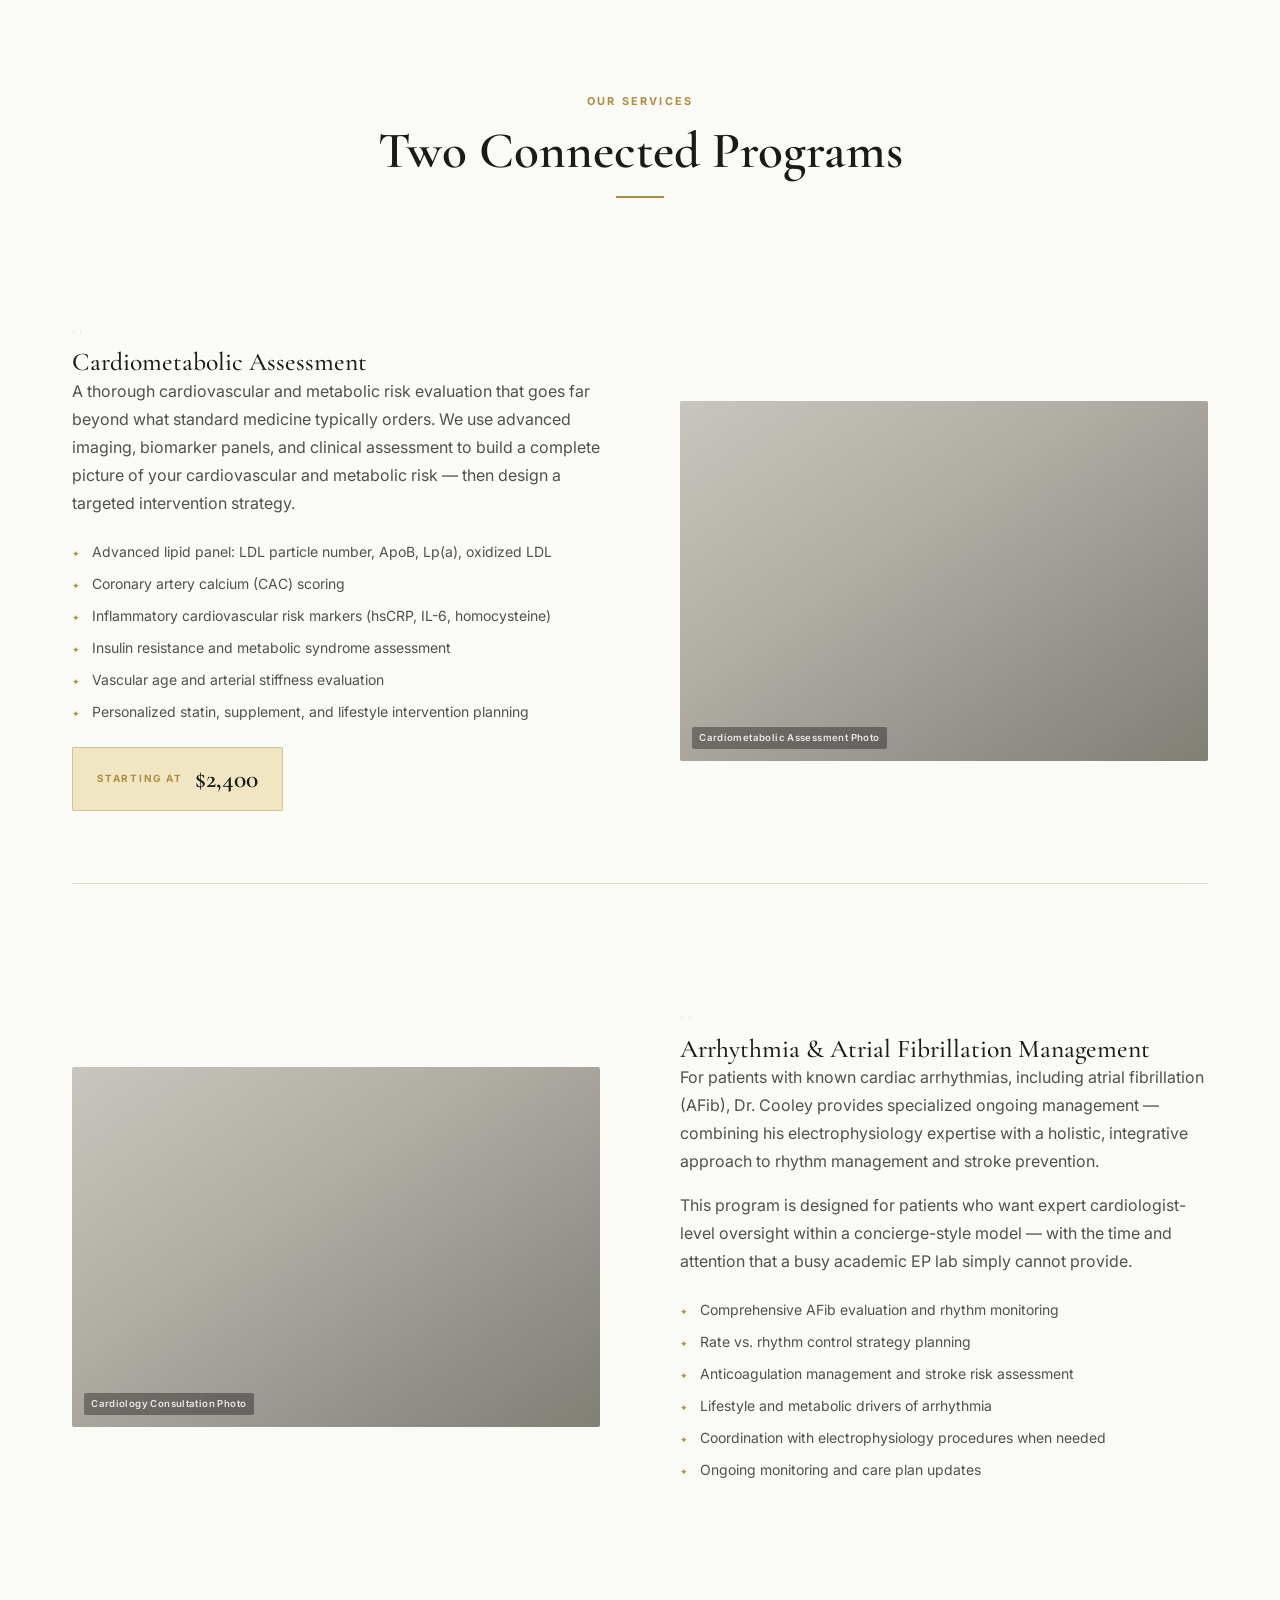
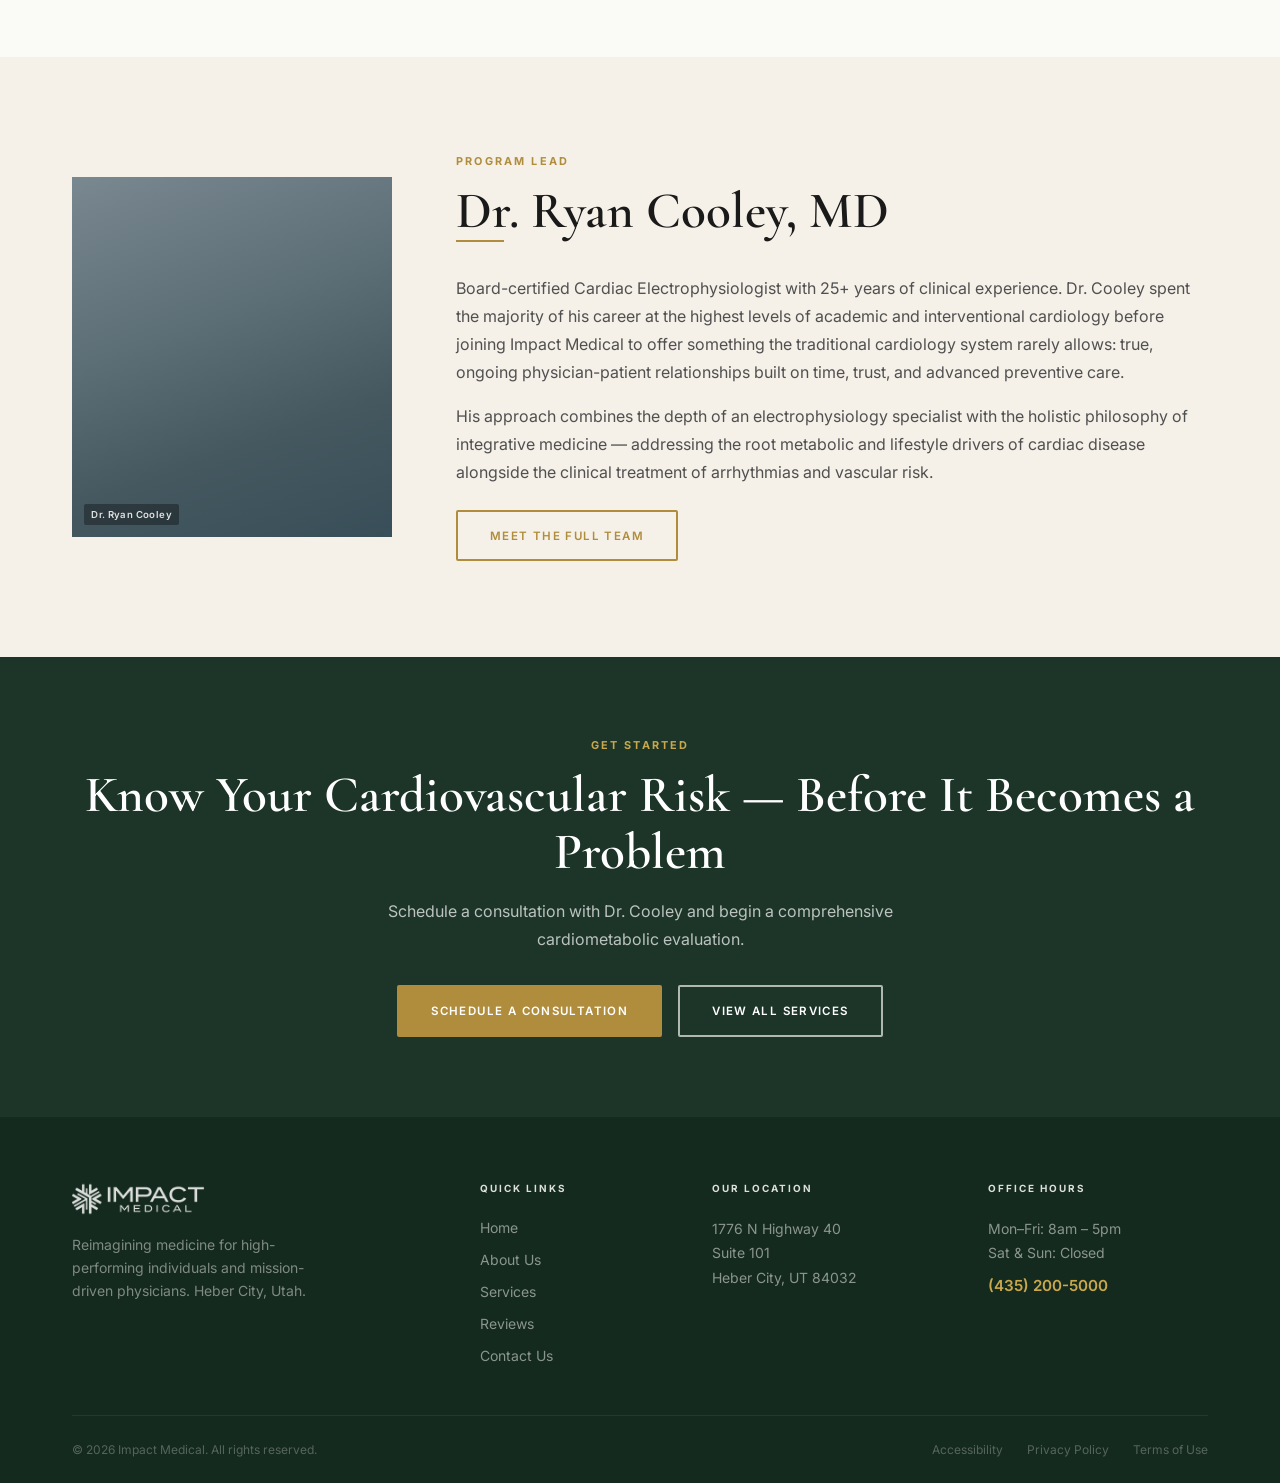
<file: cardiometabolic.html>
<!DOCTYPE html>
<html lang="en">
<head>
  <meta charset="UTF-8">
  <meta name="viewport" content="width=device-width, initial-scale=1.0">
  <title>Cardiometabolic Wellness — Impact Medical</title>
  <link rel="stylesheet" href="styles.css">
</head>
<body>

<!-- NAVIGATION -->
<nav class="nav">
  <div class="nav-inner">
    <a href="index.html" class="nav-logo">
      <img src="logo.png" alt="Impact Medical" class="nav-logo-img" />
    </a>
    <div class="nav-links">
      <a href="about.html">About Us</a>
      <div class="nav-has-dropdown">
        <a href="services.html" class="active">Services <span class="dd-arr">▾</span></a>
        <div class="nav-dropdown-panel">
          <a href="concierge-primary-care.html">Concierge &amp; Primary Care</a>
          <a href="mens-health.html">Men's Health &amp; Hormone Optimization</a>
          <a href="womens-health.html">Women's Health &amp; Hormone Optimization</a>
          <a href="cardiometabolic.html" style="color:var(--gold);">Cardiometabolic Wellness</a>
          <a href="cognitive-health.html">Cognitive Health &amp; Dementia Prevention</a>
          <a href="impact-signature.html">Impact Signature Health Assessment</a>
        </div>
      </div>
      <a href="reviews.html">Reviews</a>
      <a href="contact.html">Contact Us</a>
    </div>
    <div class="nav-actions">
      <span class="nav-phone">(435) 200-5000</span>
      <a href="contact.html" class="btn btn-gold btn-sm">Schedule Consultation</a>
    </div>
  </div>
</nav>

<!-- PAGE HERO -->
<div class="page-hero">
  <div class="page-hero-overlay"></div>
  <div class="page-hero-content">
    <span class="eyebrow">Heart &amp; Metabolic Health</span>
    <h1>Cardiometabolic<br>Wellness</h1>
  </div>
</div>

<!-- BREADCRUMB -->
<div style="background:var(--off-white);border-bottom:1px solid var(--cream-dark);padding:0.85rem 0;">
  <div class="container" style="font-size:0.78rem;color:#888;">
    <a href="index.html" style="color:#888;text-decoration:none;">Home</a> &nbsp;/&nbsp;
    <a href="services.html" style="color:#888;text-decoration:none;">Services</a> &nbsp;/&nbsp;
    <span style="color:var(--text);">Cardiometabolic Wellness</span>
  </div>
</div>

<!-- INTRO -->
<section class="section" style="background:#fff;">
  <div class="container">
    <div class="svc-detail">
      <div class="svc-detail-text">
        <span class="eyebrow">Advanced Cardiac Care</span>
        <h2>Protect Your Heart Before Symptoms Appear</h2>
        <div class="divider"></div>
        <p style="color:#505050;margin-bottom:1rem;">Heart disease remains the leading cause of death — yet the vast majority of it is preventable when identified early. Standard cholesterol panels miss most of the real cardiovascular risk. Our advanced cardiometabolic assessment goes far deeper, identifying arterial disease, calcification, and inflammatory risk years before symptoms arise.</p>
        <p style="color:#505050;margin-bottom:1rem;">Led by Dr. Ryan Cooley — a board-certified Cardiac Electrophysiologist with over 25 years of clinical experience — our Cardiometabolic Wellness program combines state-of-the-art diagnostics with evidence-based interventions to protect your heart and metabolic health for the long term.</p>
        <p style="color:#505050;">We offer two connected services: a comprehensive Cardiometabolic Assessment for risk evaluation, and an ongoing Arrhythmia &amp; Atrial Fibrillation Management program for patients with known cardiac rhythm conditions.</p>
        <div class="price-badge" style="margin-top:1.75rem;">
          <span class="price-badge-label">Assessment Starting At</span>
          <span class="price-badge-value">$2,400</span>
        </div>
        <a href="contact.html" class="btn btn-gold" style="margin-top:1.5rem;">Schedule a Consultation</a>
      </div>
      <div class="svc-detail-image">
        <div class="ph ph-clinical ph-tall" data-label="Cardiology / Clinical Photo"></div>
      </div>
    </div>
  </div>
</section>

<!-- TWO SERVICES -->
<section class="section bg-off-white">
  <div class="container">
    <div style="text-align:center;margin-bottom:3rem;">
      <span class="eyebrow">Our Services</span>
      <h2>Two Connected Programs</h2>
      <div class="divider divider-center" style="margin-top:1rem;"></div>
    </div>

    <div class="svc-detail" style="padding-bottom:3rem;margin-bottom:3rem;border-bottom:1px solid var(--cream-dark);">
      <div class="svc-detail-text">
        <div class="svc-detail-num" style="font-size:0.65rem;letter-spacing:0.2em;margin-bottom:0.75rem;">01</div>
        <h3>Cardiometabolic Assessment</h3>
        <p style="color:#505050;margin-bottom:1rem;">A thorough cardiovascular and metabolic risk evaluation that goes far beyond what standard medicine typically orders. We use advanced imaging, biomarker panels, and clinical assessment to build a complete picture of your cardiovascular and metabolic risk — then design a targeted intervention strategy.</p>
        <div class="svc-bullets">
          <div class="svc-bullet">Advanced lipid panel: LDL particle number, ApoB, Lp(a), oxidized LDL</div>
          <div class="svc-bullet">Coronary artery calcium (CAC) scoring</div>
          <div class="svc-bullet">Inflammatory cardiovascular risk markers (hsCRP, IL-6, homocysteine)</div>
          <div class="svc-bullet">Insulin resistance and metabolic syndrome assessment</div>
          <div class="svc-bullet">Vascular age and arterial stiffness evaluation</div>
          <div class="svc-bullet">Personalized statin, supplement, and lifestyle intervention planning</div>
        </div>
        <div class="price-badge" style="margin-top:1.5rem;">
          <span class="price-badge-label">Starting At</span>
          <span class="price-badge-value">$2,400</span>
        </div>
      </div>
      <div class="svc-detail-image">
        <div class="ph ph-clinical" style="height:360px;" data-label="Cardiometabolic Assessment Photo"></div>
      </div>
    </div>

    <div class="svc-detail reverse">
      <div class="svc-detail-text">
        <div class="svc-detail-num" style="font-size:0.65rem;letter-spacing:0.2em;margin-bottom:0.75rem;">02</div>
        <h3>Arrhythmia &amp; Atrial Fibrillation Management</h3>
        <p style="color:#505050;margin-bottom:1rem;">For patients with known cardiac arrhythmias, including atrial fibrillation (AFib), Dr. Cooley provides specialized ongoing management — combining his electrophysiology expertise with a holistic, integrative approach to rhythm management and stroke prevention.</p>
        <p style="color:#505050;margin-bottom:1rem;">This program is designed for patients who want expert cardiologist-level oversight within a concierge-style model — with the time and attention that a busy academic EP lab simply cannot provide.</p>
        <div class="svc-bullets">
          <div class="svc-bullet">Comprehensive AFib evaluation and rhythm monitoring</div>
          <div class="svc-bullet">Rate vs. rhythm control strategy planning</div>
          <div class="svc-bullet">Anticoagulation management and stroke risk assessment</div>
          <div class="svc-bullet">Lifestyle and metabolic drivers of arrhythmia</div>
          <div class="svc-bullet">Coordination with electrophysiology procedures when needed</div>
          <div class="svc-bullet">Ongoing monitoring and care plan updates</div>
        </div>
      </div>
      <div class="svc-detail-image">
        <div class="ph ph-clinical" style="height:360px;" data-label="Cardiology Consultation Photo"></div>
      </div>
    </div>

  </div>
</section>

<!-- PHYSICIAN HIGHLIGHT -->
<section class="section bg-cream">
  <div class="container">
    <div class="physician-highlight">
      <div class="ph ph-portrait" style="height:360px;width:320px;flex-shrink:0;" data-label="Dr. Ryan Cooley"></div>
      <div>
        <span class="eyebrow">Program Lead</span>
        <h2>Dr. Ryan Cooley, MD</h2>
        <div class="divider"></div>
        <p style="color:#505050;margin-bottom:1rem;">Board-certified Cardiac Electrophysiologist with 25+ years of clinical experience. Dr. Cooley spent the majority of his career at the highest levels of academic and interventional cardiology before joining Impact Medical to offer something the traditional cardiology system rarely allows: true, ongoing physician-patient relationships built on time, trust, and advanced preventive care.</p>
        <p style="color:#505050;">His approach combines the depth of an electrophysiology specialist with the holistic philosophy of integrative medicine — addressing the root metabolic and lifestyle drivers of cardiac disease alongside the clinical treatment of arrhythmias and vascular risk.</p>
        <a href="about.html" class="btn btn-outline-gold" style="margin-top:1.5rem;">Meet the Full Team</a>
      </div>
    </div>
  </div>
</section>

<!-- CTA -->
<section style="background:var(--green-800);padding:5rem 0;">
  <div class="container" style="text-align:center;">
    <span class="eyebrow eyebrow-light">Get Started</span>
    <h2 style="color:#fff;margin-bottom:1rem;">Know Your Cardiovascular Risk — Before It Becomes a Problem</h2>
    <p style="color:rgba(255,255,255,0.7);max-width:540px;margin:0 auto 2rem;">Schedule a consultation with Dr. Cooley and begin a comprehensive cardiometabolic evaluation.</p>
    <div style="display:flex;justify-content:center;gap:1rem;flex-wrap:wrap;">
      <a href="contact.html" class="btn btn-gold">Schedule a Consultation</a>
      <a href="services.html" class="btn btn-outline-white">View All Services</a>
    </div>
  </div>
</section>

<!-- FOOTER -->
<footer class="footer">
  <div class="container">
    <div class="footer-grid">
      <div class="footer-brand">
        <div style="margin-bottom:1rem;">
          <img src="logo.png" alt="Impact Medical" class="footer-logo-img" />
        </div>
        <p>Reimagining medicine for high-performing individuals and mission-driven physicians. Heber City, Utah.</p>
      </div>
      <div>
        <div class="footer-col-title">Quick Links</div>
        <nav class="footer-nav">
          <a href="index.html">Home</a>
          <a href="about.html">About Us</a>
          <a href="services.html">Services</a>
          <a href="reviews.html">Reviews</a>
          <a href="contact.html">Contact Us</a>
        </nav>
      </div>
      <div>
        <div class="footer-col-title">Our Location</div>
        <p class="footer-info">1776 N Highway 40<br>Suite 101<br>Heber City, UT 84032</p>
      </div>
      <div>
        <div class="footer-col-title">Office Hours</div>
        <p class="footer-info">Mon–Fri: 8am – 5pm<br>Sat &amp; Sun: Closed</p>
        <a href="tel:4352005000" class="footer-phone">(435) 200-5000</a>
      </div>
    </div>
    <div class="footer-bottom">
      <span>© 2026 Impact Medical. All rights reserved.</span>
      <div class="footer-legal">
        <a href="#">Accessibility</a>
        <a href="#">Privacy Policy</a>
        <a href="#">Terms of Use</a>
      </div>
    </div>
  </div>
</footer>

</body>
</html>
</file>
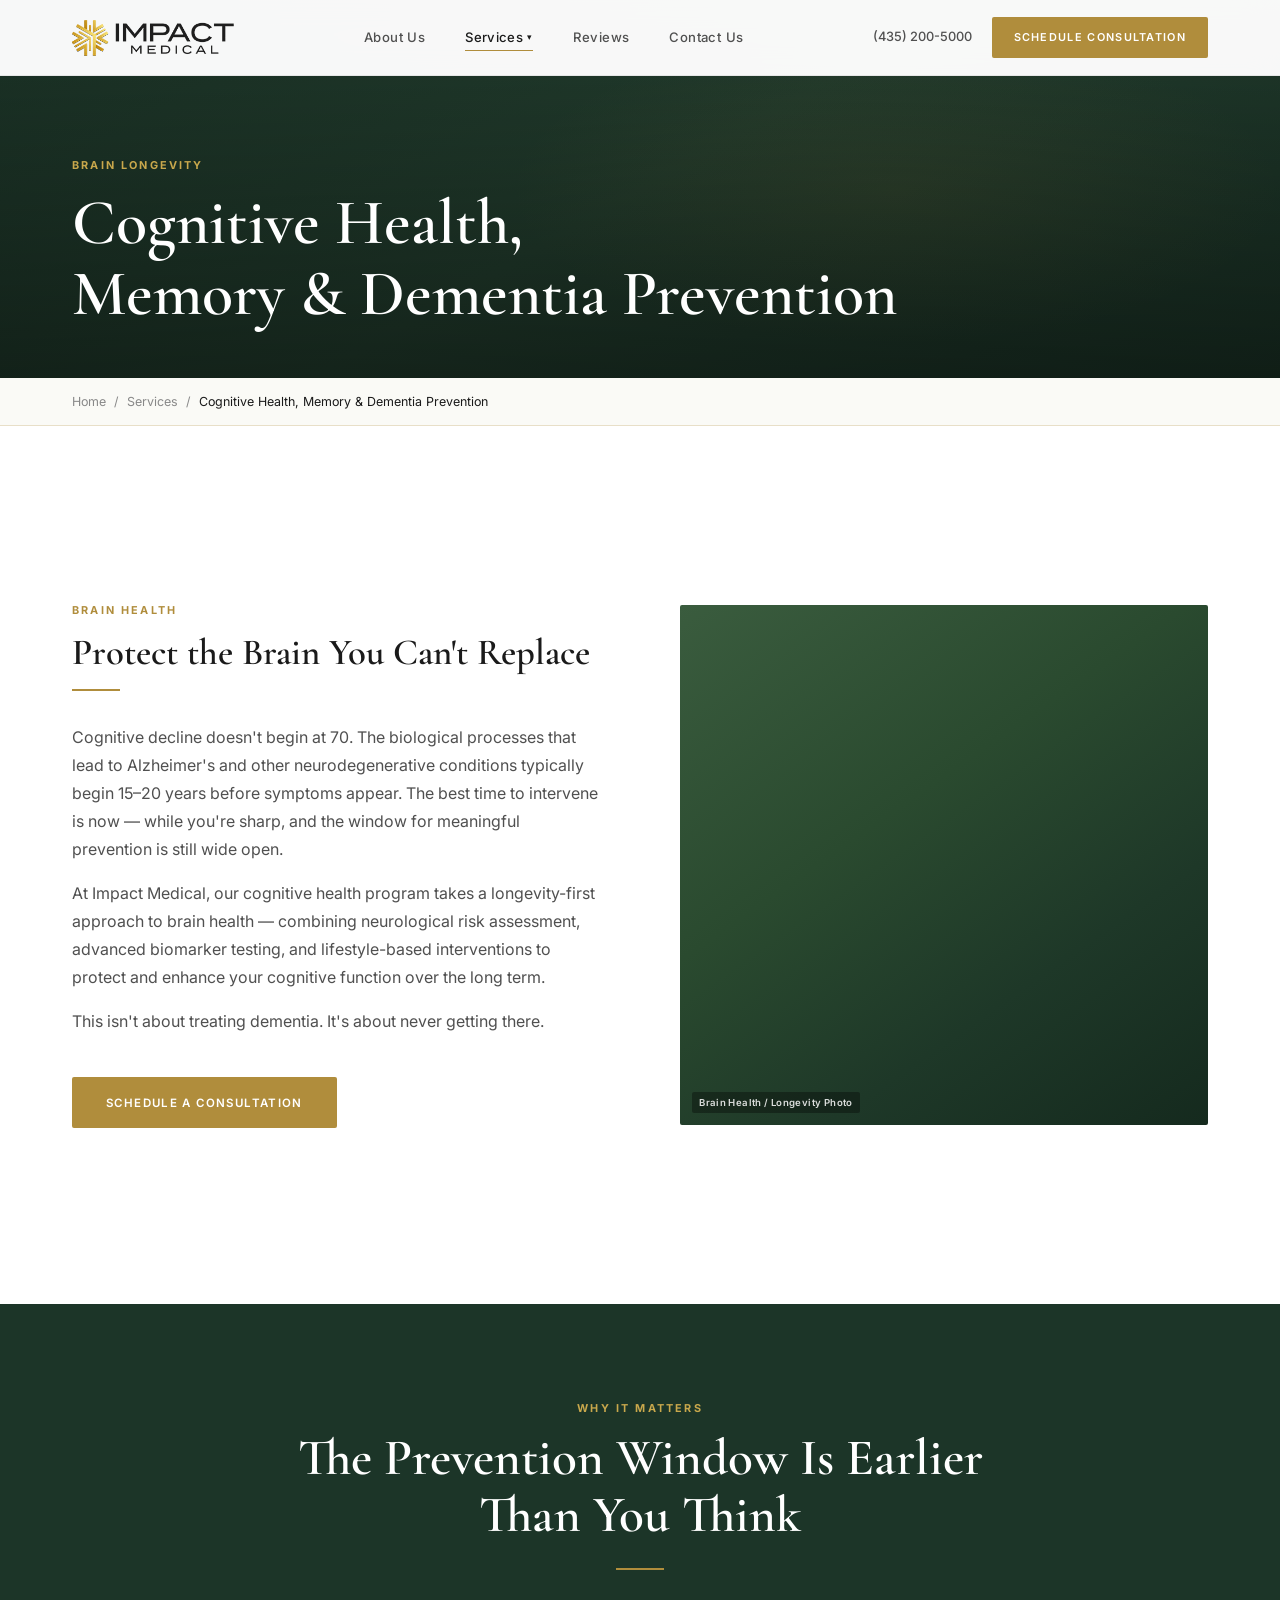
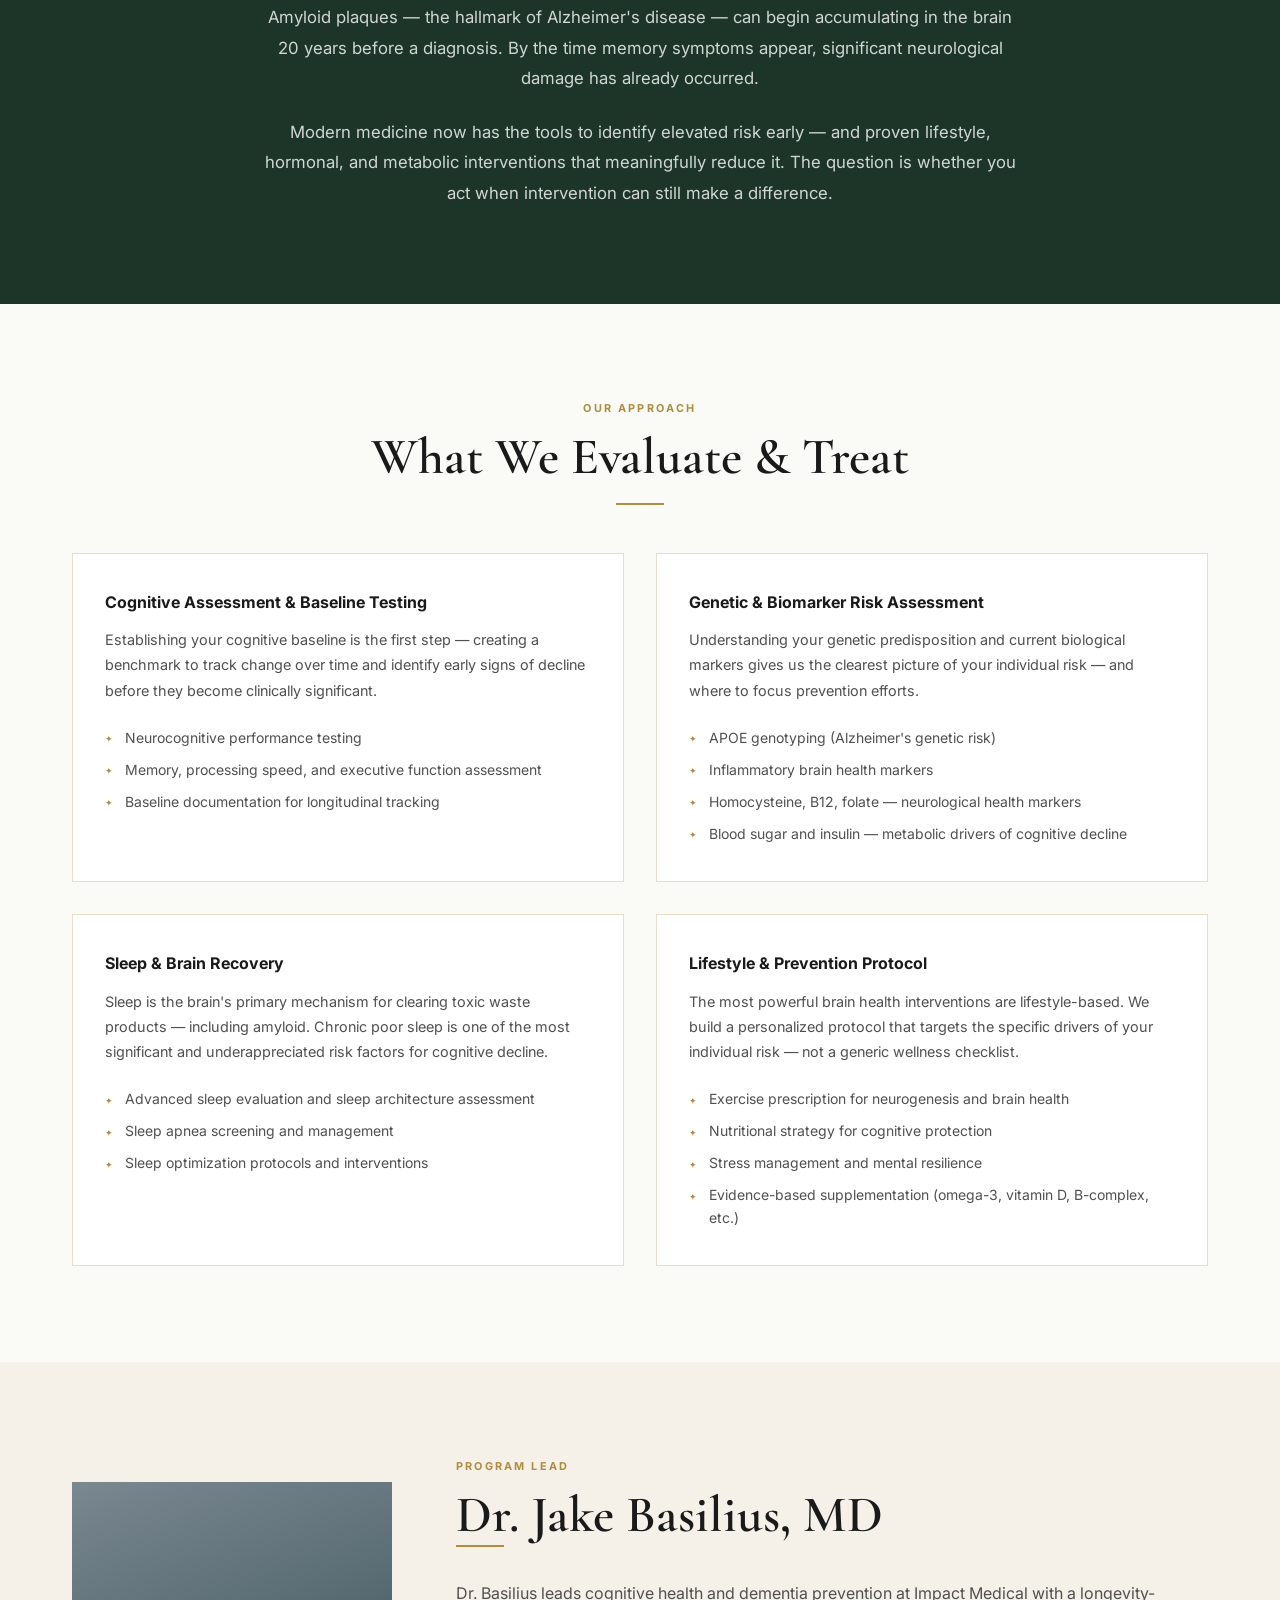
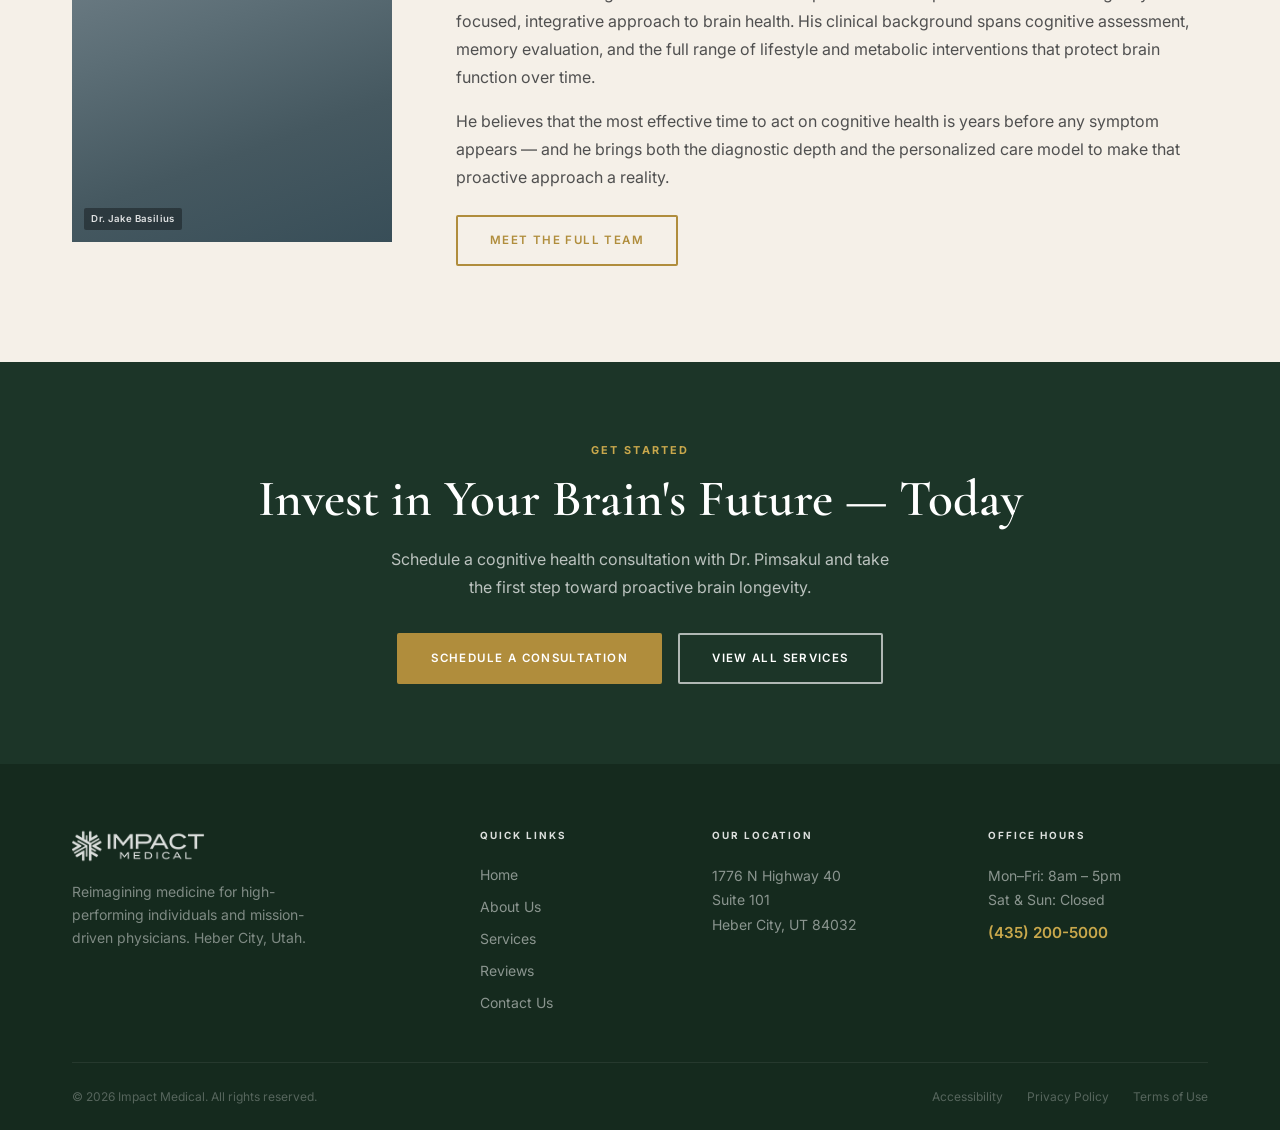
<file: cognitive-health.html>
<!DOCTYPE html>
<html lang="en">
<head>
  <meta charset="UTF-8">
  <meta name="viewport" content="width=device-width, initial-scale=1.0">
  <title>Cognitive Health, Memory &amp; Dementia Prevention — Impact Medical</title>
  <link rel="stylesheet" href="styles.css">
</head>
<body>

<!-- NAVIGATION -->
<nav class="nav">
  <div class="nav-inner">
    <a href="index.html" class="nav-logo">
      <img src="logo.png" alt="Impact Medical" class="nav-logo-img" />
    </a>
    <div class="nav-links">
      <a href="about.html">About Us</a>
      <div class="nav-has-dropdown">
        <a href="services.html" class="active">Services <span class="dd-arr">▾</span></a>
        <div class="nav-dropdown-panel">
          <a href="concierge-primary-care.html">Concierge &amp; Primary Care</a>
          <a href="mens-health.html">Men's Health &amp; Hormone Optimization</a>
          <a href="womens-health.html">Women's Health &amp; Hormone Optimization</a>
          <a href="cardiometabolic.html">Cardiometabolic Wellness</a>
          <a href="cognitive-health.html" style="color:var(--gold);">Cognitive Health &amp; Dementia Prevention</a>
          <a href="impact-signature.html">Impact Signature Health Assessment</a>
        </div>
      </div>
      <a href="reviews.html">Reviews</a>
      <a href="contact.html">Contact Us</a>
    </div>
    <div class="nav-actions">
      <span class="nav-phone">(435) 200-5000</span>
      <a href="contact.html" class="btn btn-gold btn-sm">Schedule Consultation</a>
    </div>
  </div>
</nav>

<!-- PAGE HERO -->
<div class="page-hero">
  <div class="page-hero-overlay"></div>
  <div class="page-hero-content">
    <span class="eyebrow">Brain Longevity</span>
    <h1>Cognitive Health,<br>Memory &amp; Dementia Prevention</h1>
  </div>
</div>

<!-- BREADCRUMB -->
<div style="background:var(--off-white);border-bottom:1px solid var(--cream-dark);padding:0.85rem 0;">
  <div class="container" style="font-size:0.78rem;color:#888;">
    <a href="index.html" style="color:#888;text-decoration:none;">Home</a> &nbsp;/&nbsp;
    <a href="services.html" style="color:#888;text-decoration:none;">Services</a> &nbsp;/&nbsp;
    <span style="color:var(--text);">Cognitive Health, Memory &amp; Dementia Prevention</span>
  </div>
</div>

<!-- INTRO -->
<section class="section" style="background:#fff;">
  <div class="container">
    <div class="svc-detail">
      <div class="svc-detail-text">
        <span class="eyebrow">Brain Health</span>
        <h2>Protect the Brain You Can't Replace</h2>
        <div class="divider"></div>
        <p style="color:#505050;margin-bottom:1rem;">Cognitive decline doesn't begin at 70. The biological processes that lead to Alzheimer's and other neurodegenerative conditions typically begin 15–20 years before symptoms appear. The best time to intervene is now — while you're sharp, and the window for meaningful prevention is still wide open.</p>
        <p style="color:#505050;margin-bottom:1rem;">At Impact Medical, our cognitive health program takes a longevity-first approach to brain health — combining neurological risk assessment, advanced biomarker testing, and lifestyle-based interventions to protect and enhance your cognitive function over the long term.</p>
        <p style="color:#505050;">This isn't about treating dementia. It's about never getting there.</p>
        <a href="contact.html" class="btn btn-gold" style="margin-top:1.75rem;">Schedule a Consultation</a>
      </div>
      <div class="svc-detail-image">
        <div class="ph ph-nature ph-tall" data-label="Brain Health / Longevity Photo"></div>
      </div>
    </div>
  </div>
</section>

<!-- WHY EARLY MATTERS -->
<section class="section bg-green">
  <div class="container">
    <div style="max-width:760px;margin:0 auto;text-align:center;">
      <span class="eyebrow eyebrow-light">Why It Matters</span>
      <h2 style="color:#fff;margin-bottom:1.5rem;">The Prevention Window Is Earlier Than You Think</h2>
      <div class="divider divider-center" style="margin-bottom:2rem;"></div>
      <p style="color:rgba(255,255,255,0.8);font-size:1.05rem;line-height:1.8;margin-bottom:1.5rem;">Amyloid plaques — the hallmark of Alzheimer's disease — can begin accumulating in the brain 20 years before a diagnosis. By the time memory symptoms appear, significant neurological damage has already occurred.</p>
      <p style="color:rgba(255,255,255,0.8);font-size:1.05rem;line-height:1.8;">Modern medicine now has the tools to identify elevated risk early — and proven lifestyle, hormonal, and metabolic interventions that meaningfully reduce it. The question is whether you act when intervention can still make a difference.</p>
    </div>
  </div>
</section>

<!-- WHAT WE ASSESS -->
<section class="section bg-off-white">
  <div class="container">
    <div style="text-align:center;margin-bottom:3rem;">
      <span class="eyebrow">Our Approach</span>
      <h2>What We Evaluate &amp; Treat</h2>
      <div class="divider divider-center" style="margin-top:1rem;"></div>
    </div>
    <div style="display:grid;grid-template-columns:1fr 1fr;gap:2rem;">

      <div style="border:1px solid var(--cream-dark);padding:2.25rem 2rem;background:#fff;">
        <h4 style="margin-bottom:0.75rem;">Cognitive Assessment &amp; Baseline Testing</h4>
        <p style="color:#505050;font-size:0.9rem;margin-bottom:1rem;">Establishing your cognitive baseline is the first step — creating a benchmark to track change over time and identify early signs of decline before they become clinically significant.</p>
        <div class="svc-bullets">
          <div class="svc-bullet">Neurocognitive performance testing</div>
          <div class="svc-bullet">Memory, processing speed, and executive function assessment</div>
          <div class="svc-bullet">Baseline documentation for longitudinal tracking</div>
        </div>
      </div>

      <div style="border:1px solid var(--cream-dark);padding:2.25rem 2rem;background:#fff;">
        <h4 style="margin-bottom:0.75rem;">Genetic &amp; Biomarker Risk Assessment</h4>
        <p style="color:#505050;font-size:0.9rem;margin-bottom:1rem;">Understanding your genetic predisposition and current biological markers gives us the clearest picture of your individual risk — and where to focus prevention efforts.</p>
        <div class="svc-bullets">
          <div class="svc-bullet">APOE genotyping (Alzheimer's genetic risk)</div>
          <div class="svc-bullet">Inflammatory brain health markers</div>
          <div class="svc-bullet">Homocysteine, B12, folate — neurological health markers</div>
          <div class="svc-bullet">Blood sugar and insulin — metabolic drivers of cognitive decline</div>
        </div>
      </div>

      <div style="border:1px solid var(--cream-dark);padding:2.25rem 2rem;background:#fff;">
        <h4 style="margin-bottom:0.75rem;">Sleep &amp; Brain Recovery</h4>
        <p style="color:#505050;font-size:0.9rem;margin-bottom:1rem;">Sleep is the brain's primary mechanism for clearing toxic waste products — including amyloid. Chronic poor sleep is one of the most significant and underappreciated risk factors for cognitive decline.</p>
        <div class="svc-bullets">
          <div class="svc-bullet">Advanced sleep evaluation and sleep architecture assessment</div>
          <div class="svc-bullet">Sleep apnea screening and management</div>
          <div class="svc-bullet">Sleep optimization protocols and interventions</div>
        </div>
      </div>

      <div style="border:1px solid var(--cream-dark);padding:2.25rem 2rem;background:#fff;">
        <h4 style="margin-bottom:0.75rem;">Lifestyle &amp; Prevention Protocol</h4>
        <p style="color:#505050;font-size:0.9rem;margin-bottom:1rem;">The most powerful brain health interventions are lifestyle-based. We build a personalized protocol that targets the specific drivers of your individual risk — not a generic wellness checklist.</p>
        <div class="svc-bullets">
          <div class="svc-bullet">Exercise prescription for neurogenesis and brain health</div>
          <div class="svc-bullet">Nutritional strategy for cognitive protection</div>
          <div class="svc-bullet">Stress management and mental resilience</div>
          <div class="svc-bullet">Evidence-based supplementation (omega-3, vitamin D, B-complex, etc.)</div>
        </div>
      </div>

    </div>
  </div>
</section>

<!-- PHYSICIAN HIGHLIGHT -->
<section class="section bg-cream">
  <div class="container">
    <div class="physician-highlight">
      <div class="ph ph-portrait" style="height:360px;width:320px;flex-shrink:0;" data-label="Dr. Jake Basilius"></div>
      <div>
        <span class="eyebrow">Program Lead</span>
        <h2>Dr. Jake Basilius, MD</h2>
        <div class="divider"></div>
        <p style="color:#505050;margin-bottom:1rem;">Dr. Basilius leads cognitive health and dementia prevention at Impact Medical with a longevity-focused, integrative approach to brain health. His clinical background spans cognitive assessment, memory evaluation, and the full range of lifestyle and metabolic interventions that protect brain function over time.</p>
        <p style="color:#505050;">He believes that the most effective time to act on cognitive health is years before any symptom appears — and he brings both the diagnostic depth and the personalized care model to make that proactive approach a reality.</p>
        <a href="about.html" class="btn btn-outline-gold" style="margin-top:1.5rem;">Meet the Full Team</a>
      </div>
    </div>
  </div>
</section>

<!-- CTA -->
<section style="background:var(--green-800);padding:5rem 0;">
  <div class="container" style="text-align:center;">
    <span class="eyebrow eyebrow-light">Get Started</span>
    <h2 style="color:#fff;margin-bottom:1rem;">Invest in Your Brain's Future — Today</h2>
    <p style="color:rgba(255,255,255,0.7);max-width:520px;margin:0 auto 2rem;">Schedule a cognitive health consultation with Dr. Pimsakul and take the first step toward proactive brain longevity.</p>
    <div style="display:flex;justify-content:center;gap:1rem;flex-wrap:wrap;">
      <a href="contact.html" class="btn btn-gold">Schedule a Consultation</a>
      <a href="services.html" class="btn btn-outline-white">View All Services</a>
    </div>
  </div>
</section>

<!-- FOOTER -->
<footer class="footer">
  <div class="container">
    <div class="footer-grid">
      <div class="footer-brand">
        <div style="margin-bottom:1rem;">
          <img src="logo.png" alt="Impact Medical" class="footer-logo-img" />
        </div>
        <p>Reimagining medicine for high-performing individuals and mission-driven physicians. Heber City, Utah.</p>
      </div>
      <div>
        <div class="footer-col-title">Quick Links</div>
        <nav class="footer-nav">
          <a href="index.html">Home</a>
          <a href="about.html">About Us</a>
          <a href="services.html">Services</a>
          <a href="reviews.html">Reviews</a>
          <a href="contact.html">Contact Us</a>
        </nav>
      </div>
      <div>
        <div class="footer-col-title">Our Location</div>
        <p class="footer-info">1776 N Highway 40<br>Suite 101<br>Heber City, UT 84032</p>
      </div>
      <div>
        <div class="footer-col-title">Office Hours</div>
        <p class="footer-info">Mon–Fri: 8am – 5pm<br>Sat &amp; Sun: Closed</p>
        <a href="tel:4352005000" class="footer-phone">(435) 200-5000</a>
      </div>
    </div>
    <div class="footer-bottom">
      <span>© 2026 Impact Medical. All rights reserved.</span>
      <div class="footer-legal">
        <a href="#">Accessibility</a>
        <a href="#">Privacy Policy</a>
        <a href="#">Terms of Use</a>
      </div>
    </div>
  </div>
</footer>

</body>
</html>
</file>
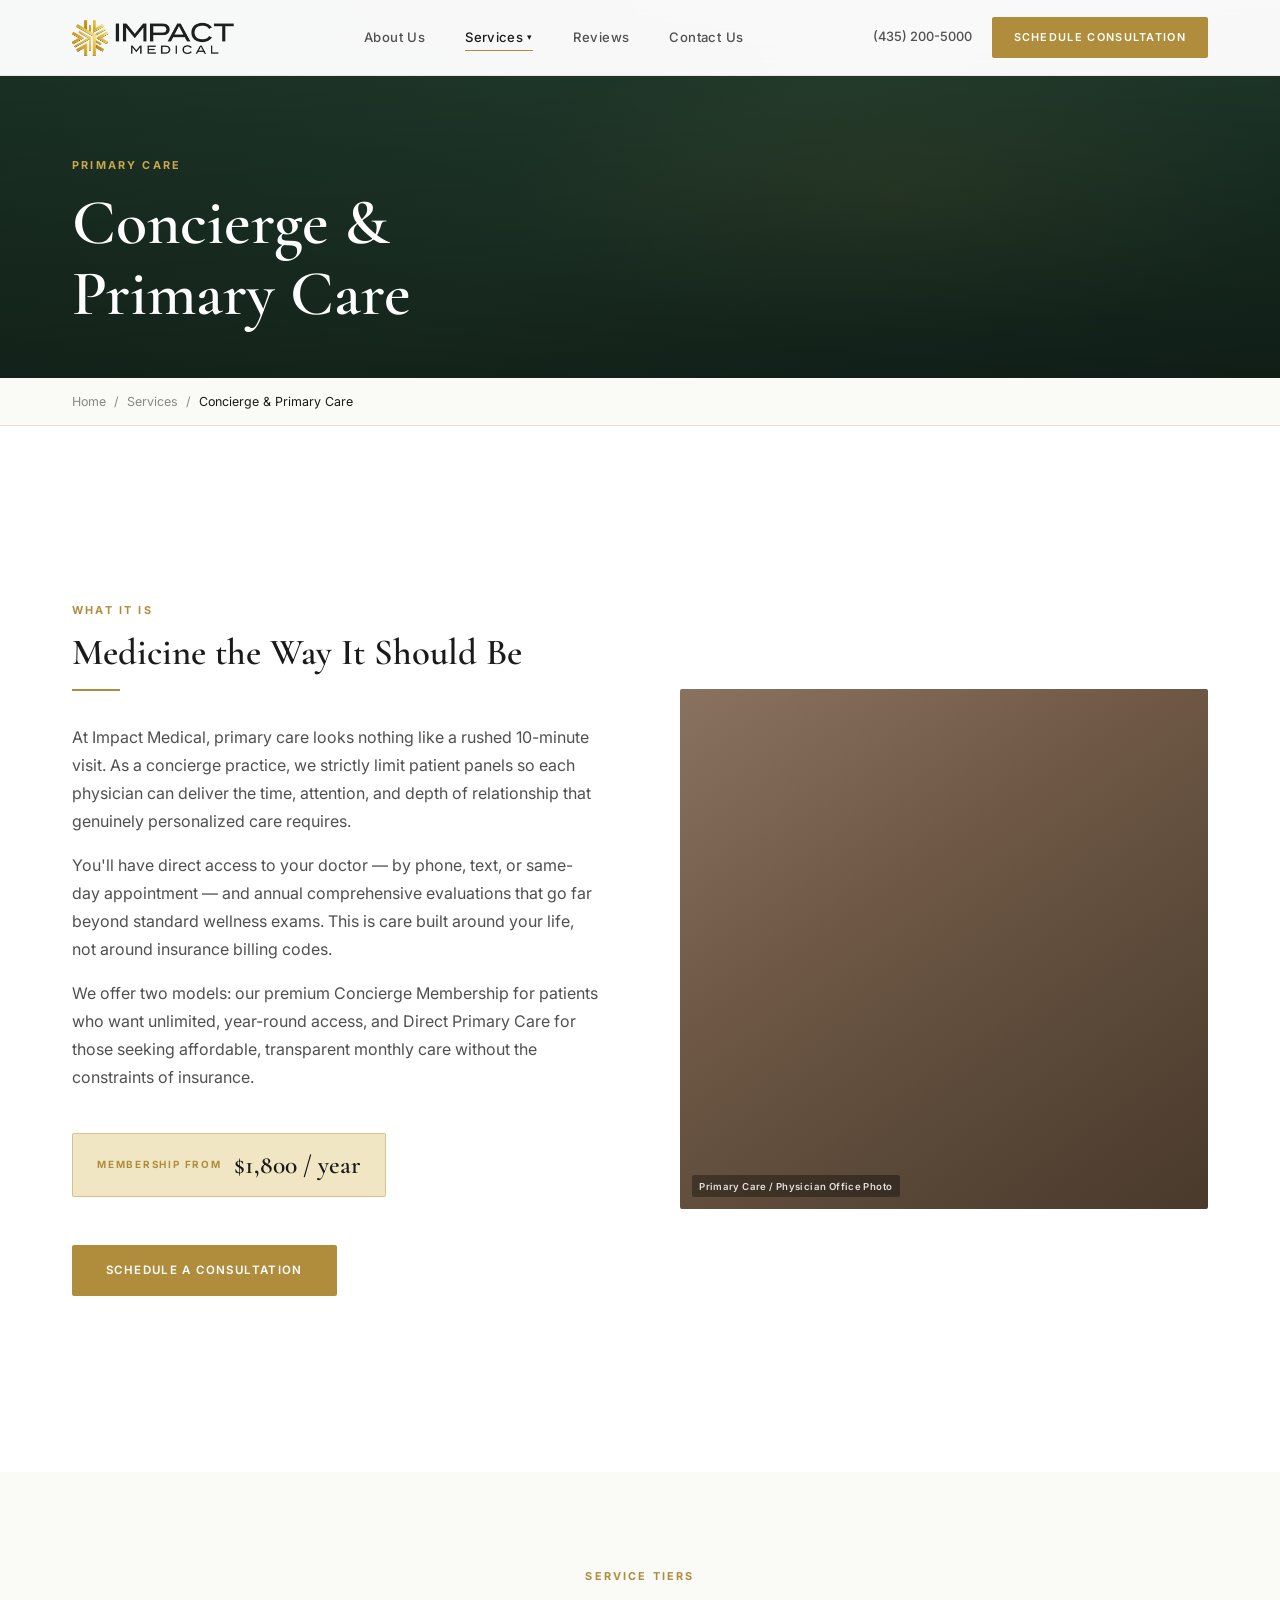
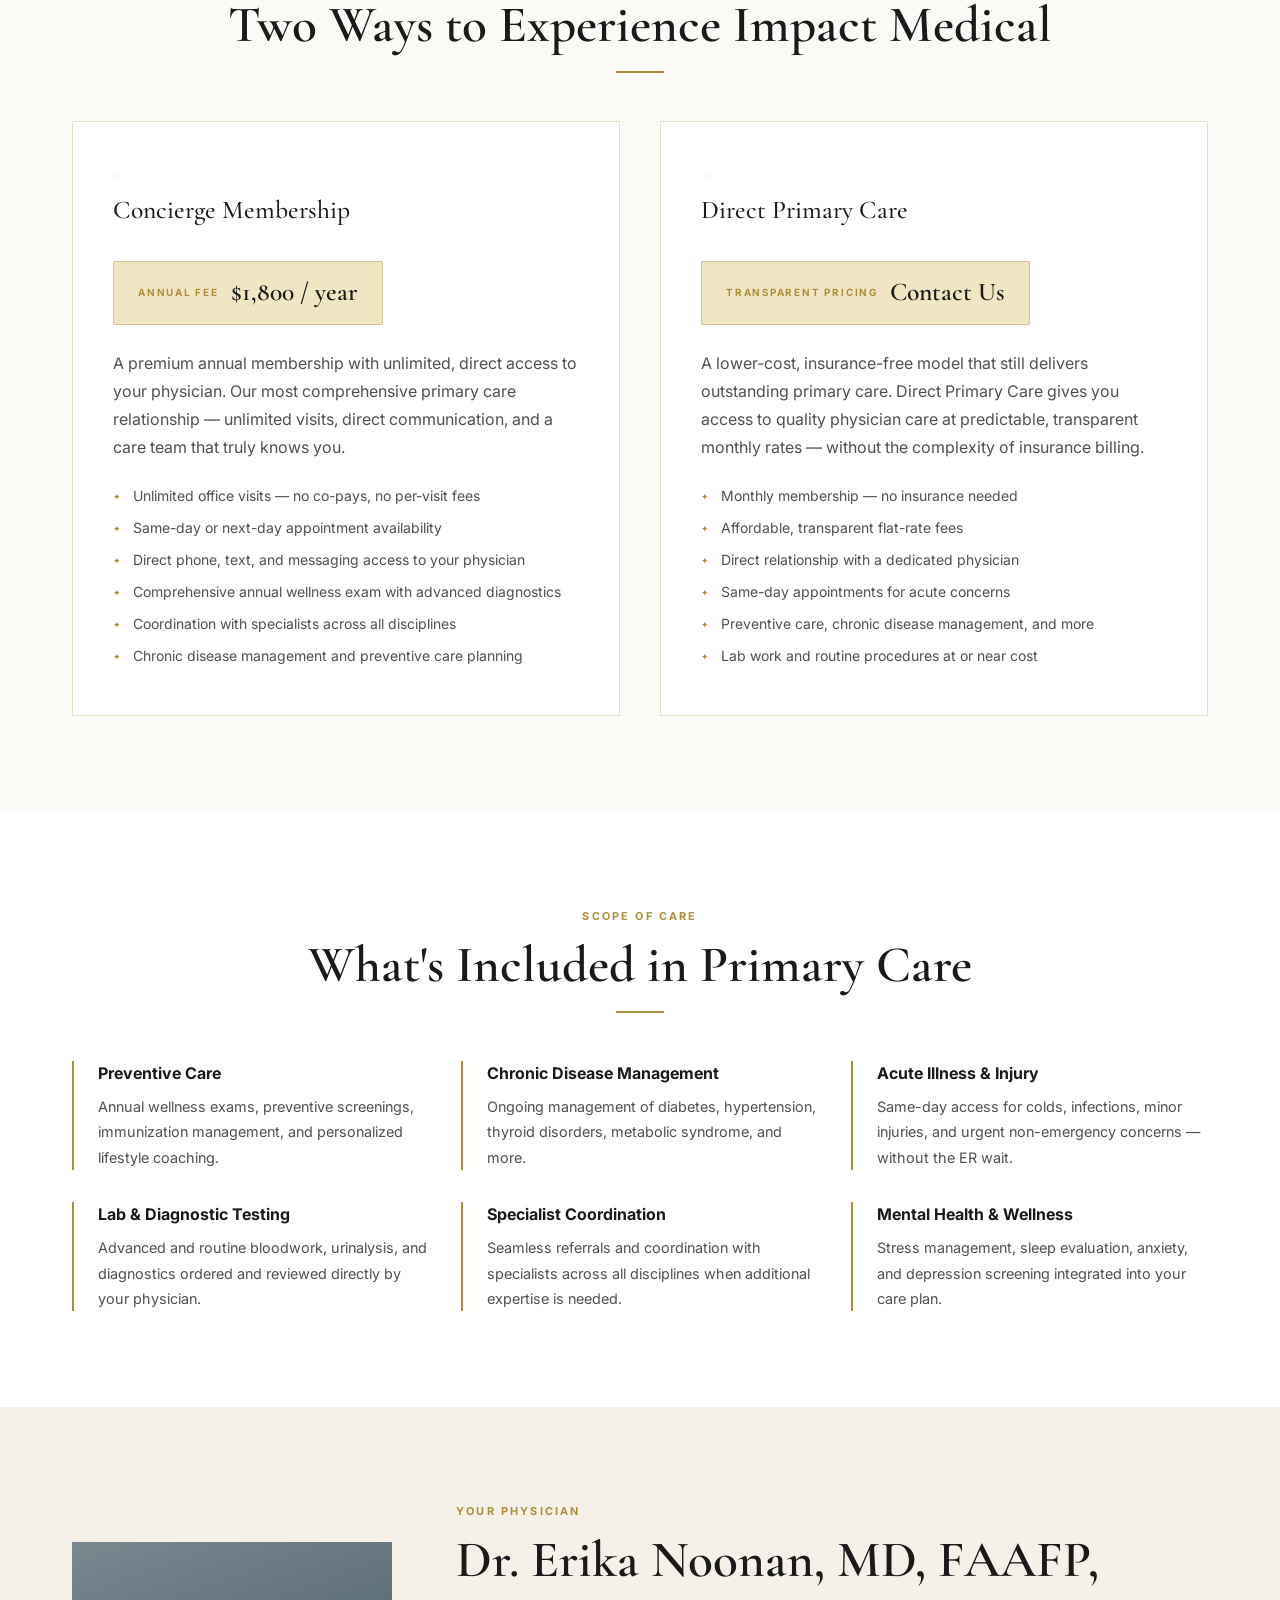
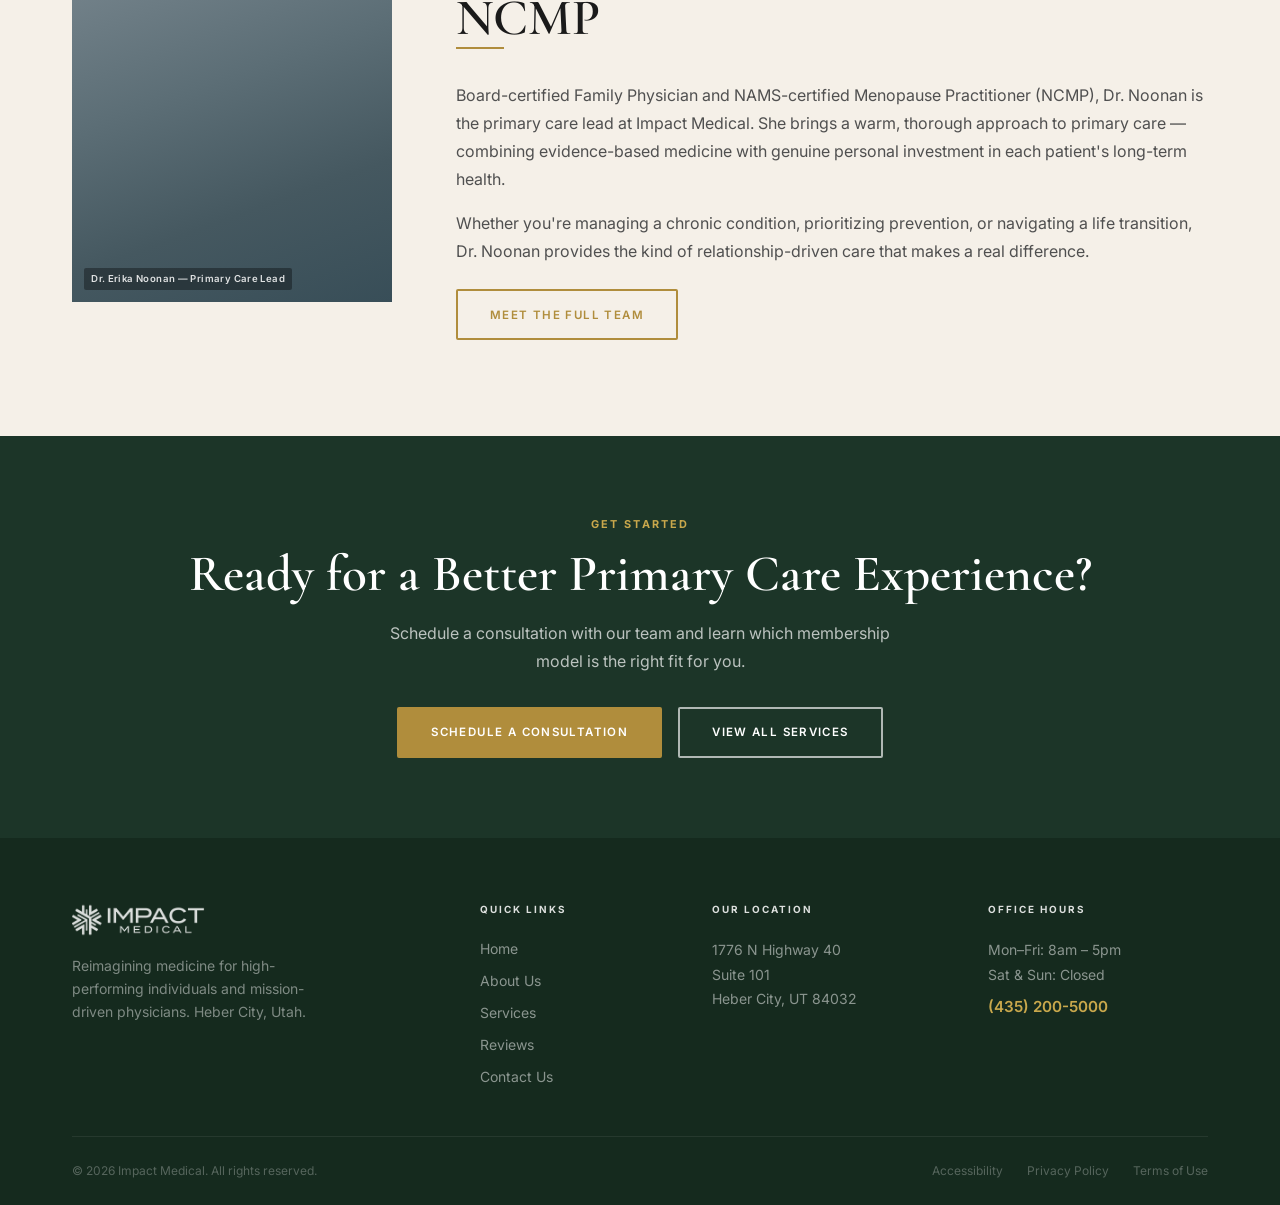
<file: concierge-primary-care.html>
<!DOCTYPE html>
<html lang="en">
<head>
  <meta charset="UTF-8">
  <meta name="viewport" content="width=device-width, initial-scale=1.0">
  <title>Concierge &amp; Primary Care — Impact Medical</title>
  <link rel="stylesheet" href="styles.css">
</head>
<body>

<!-- NAVIGATION -->
<nav class="nav">
  <div class="nav-inner">
    <a href="index.html" class="nav-logo">
      <img src="logo.png" alt="Impact Medical" class="nav-logo-img" />
    </a>
    <div class="nav-links">
      <a href="about.html">About Us</a>
      <div class="nav-has-dropdown">
        <a href="services.html" class="active">Services <span class="dd-arr">▾</span></a>
        <div class="nav-dropdown-panel">
          <a href="concierge-primary-care.html" style="color:var(--gold);">Concierge &amp; Primary Care</a>
          <a href="mens-health.html">Men's Health &amp; Hormone Optimization</a>
          <a href="womens-health.html">Women's Health &amp; Hormone Optimization</a>
          <a href="cardiometabolic.html">Cardiometabolic Wellness</a>
          <a href="cognitive-health.html">Cognitive Health &amp; Dementia Prevention</a>
          <a href="impact-signature.html">Impact Signature Health Assessment</a>
        </div>
      </div>
      <a href="reviews.html">Reviews</a>
      <a href="contact.html">Contact Us</a>
    </div>
    <div class="nav-actions">
      <span class="nav-phone">(435) 200-5000</span>
      <a href="contact.html" class="btn btn-gold btn-sm">Schedule Consultation</a>
    </div>
  </div>
</nav>

<!-- PAGE HERO -->
<div class="page-hero">
  <div class="page-hero-overlay"></div>
  <div class="page-hero-content">
    <span class="eyebrow">Primary Care</span>
    <h1>Concierge &amp;<br>Primary Care</h1>
  </div>
</div>

<!-- BREADCRUMB -->
<div style="background:var(--off-white);border-bottom:1px solid var(--cream-dark);padding:0.85rem 0;">
  <div class="container" style="font-size:0.78rem;color:#888;">
    <a href="index.html" style="color:#888;text-decoration:none;">Home</a> &nbsp;/&nbsp;
    <a href="services.html" style="color:#888;text-decoration:none;">Services</a> &nbsp;/&nbsp;
    <span style="color:var(--text);">Concierge &amp; Primary Care</span>
  </div>
</div>

<!-- INTRO / OVERVIEW -->
<section class="section" style="background:#fff;">
  <div class="container">
    <div class="svc-detail">
      <div class="svc-detail-text">
        <span class="eyebrow">What It Is</span>
        <h2>Medicine the Way It Should Be</h2>
        <div class="divider"></div>
        <p style="color:#505050;margin-bottom:1rem;">At Impact Medical, primary care looks nothing like a rushed 10-minute visit. As a concierge practice, we strictly limit patient panels so each physician can deliver the time, attention, and depth of relationship that genuinely personalized care requires.</p>
        <p style="color:#505050;margin-bottom:1rem;">You'll have direct access to your doctor — by phone, text, or same-day appointment — and annual comprehensive evaluations that go far beyond standard wellness exams. This is care built around your life, not around insurance billing codes.</p>
        <p style="color:#505050;">We offer two models: our premium Concierge Membership for patients who want unlimited, year-round access, and Direct Primary Care for those seeking affordable, transparent monthly care without the constraints of insurance.</p>
        <div class="price-badge" style="margin-top:1.75rem;">
          <span class="price-badge-label">Membership From</span>
          <span class="price-badge-value">$1,800 / year</span>
        </div>
        <a href="contact.html" class="btn btn-gold" style="margin-top:1.5rem;">Schedule a Consultation</a>
      </div>
      <div class="svc-detail-image">
        <div class="ph ph-warm ph-tall" data-label="Primary Care / Physician Office Photo"></div>
      </div>
    </div>
  </div>
</section>

<!-- TWO MODELS -->
<section class="section bg-off-white">
  <div class="container">
    <div style="text-align:center;margin-bottom:3rem;">
      <span class="eyebrow">Service Tiers</span>
      <h2>Two Ways to Experience Impact Medical</h2>
      <div class="divider divider-center" style="margin-top:1rem;"></div>
    </div>
    <div style="display:grid;grid-template-columns:1fr 1fr;gap:2.5rem;">

      <div style="background:#fff;border:1px solid var(--cream-dark);padding:3rem 2.5rem;">
        <div class="svc-detail-num" style="font-size:0.65rem;letter-spacing:0.2em;margin-bottom:1rem;">01</div>
        <h3 style="margin-bottom:0.75rem;">Concierge Membership</h3>
        <div class="price-badge" style="margin-bottom:1.5rem;">
          <span class="price-badge-label">Annual Fee</span>
          <span class="price-badge-value">$1,800 / year</span>
        </div>
        <p style="color:#505050;margin-bottom:1.5rem;">A premium annual membership with unlimited, direct access to your physician. Our most comprehensive primary care relationship — unlimited visits, direct communication, and a care team that truly knows you.</p>
        <div class="svc-bullets">
          <div class="svc-bullet">Unlimited office visits — no co-pays, no per-visit fees</div>
          <div class="svc-bullet">Same-day or next-day appointment availability</div>
          <div class="svc-bullet">Direct phone, text, and messaging access to your physician</div>
          <div class="svc-bullet">Comprehensive annual wellness exam with advanced diagnostics</div>
          <div class="svc-bullet">Coordination with specialists across all disciplines</div>
          <div class="svc-bullet">Chronic disease management and preventive care planning</div>
        </div>
      </div>

      <div style="background:#fff;border:1px solid var(--cream-dark);padding:3rem 2.5rem;">
        <div class="svc-detail-num" style="font-size:0.65rem;letter-spacing:0.2em;margin-bottom:1rem;">02</div>
        <h3 style="margin-bottom:0.75rem;">Direct Primary Care</h3>
        <div class="price-badge" style="margin-bottom:1.5rem;">
          <span class="price-badge-label">Transparent Pricing</span>
          <span class="price-badge-value">Contact Us</span>
        </div>
        <p style="color:#505050;margin-bottom:1.5rem;">A lower-cost, insurance-free model that still delivers outstanding primary care. Direct Primary Care gives you access to quality physician care at predictable, transparent monthly rates — without the complexity of insurance billing.</p>
        <div class="svc-bullets">
          <div class="svc-bullet">Monthly membership — no insurance needed</div>
          <div class="svc-bullet">Affordable, transparent flat-rate fees</div>
          <div class="svc-bullet">Direct relationship with a dedicated physician</div>
          <div class="svc-bullet">Same-day appointments for acute concerns</div>
          <div class="svc-bullet">Preventive care, chronic disease management, and more</div>
          <div class="svc-bullet">Lab work and routine procedures at or near cost</div>
        </div>
      </div>

    </div>
  </div>
</section>

<!-- WHAT'S INCLUDED -->
<section class="section" style="background:#fff;">
  <div class="container">
    <div style="text-align:center;margin-bottom:3rem;">
      <span class="eyebrow">Scope of Care</span>
      <h2>What's Included in Primary Care</h2>
      <div class="divider divider-center" style="margin-top:1rem;"></div>
    </div>
    <div style="display:grid;grid-template-columns:repeat(3,1fr);gap:2rem;">
      <div style="border-left:2px solid var(--gold);padding-left:1.5rem;">
        <h4 style="margin-bottom:0.5rem;">Preventive Care</h4>
        <p style="color:#505050;font-size:0.9rem;">Annual wellness exams, preventive screenings, immunization management, and personalized lifestyle coaching.</p>
      </div>
      <div style="border-left:2px solid var(--gold);padding-left:1.5rem;">
        <h4 style="margin-bottom:0.5rem;">Chronic Disease Management</h4>
        <p style="color:#505050;font-size:0.9rem;">Ongoing management of diabetes, hypertension, thyroid disorders, metabolic syndrome, and more.</p>
      </div>
      <div style="border-left:2px solid var(--gold);padding-left:1.5rem;">
        <h4 style="margin-bottom:0.5rem;">Acute Illness &amp; Injury</h4>
        <p style="color:#505050;font-size:0.9rem;">Same-day access for colds, infections, minor injuries, and urgent non-emergency concerns — without the ER wait.</p>
      </div>
      <div style="border-left:2px solid var(--gold);padding-left:1.5rem;">
        <h4 style="margin-bottom:0.5rem;">Lab &amp; Diagnostic Testing</h4>
        <p style="color:#505050;font-size:0.9rem;">Advanced and routine bloodwork, urinalysis, and diagnostics ordered and reviewed directly by your physician.</p>
      </div>
      <div style="border-left:2px solid var(--gold);padding-left:1.5rem;">
        <h4 style="margin-bottom:0.5rem;">Specialist Coordination</h4>
        <p style="color:#505050;font-size:0.9rem;">Seamless referrals and coordination with specialists across all disciplines when additional expertise is needed.</p>
      </div>
      <div style="border-left:2px solid var(--gold);padding-left:1.5rem;">
        <h4 style="margin-bottom:0.5rem;">Mental Health &amp; Wellness</h4>
        <p style="color:#505050;font-size:0.9rem;">Stress management, sleep evaluation, anxiety, and depression screening integrated into your care plan.</p>
      </div>
    </div>
  </div>
</section>

<!-- PHYSICIAN HIGHLIGHT -->
<section class="section bg-cream">
  <div class="container">
    <div class="physician-highlight">
      <div class="ph ph-portrait" style="height:360px;width:320px;flex-shrink:0;" data-label="Dr. Erika Noonan — Primary Care Lead"></div>
      <div>
        <span class="eyebrow">Your Physician</span>
        <h2>Dr. Erika Noonan, MD, FAAFP, NCMP</h2>
        <div class="divider"></div>
        <p style="color:#505050;margin-bottom:1rem;">Board-certified Family Physician and NAMS-certified Menopause Practitioner (NCMP), Dr. Noonan is the primary care lead at Impact Medical. She brings a warm, thorough approach to primary care — combining evidence-based medicine with genuine personal investment in each patient's long-term health.</p>
        <p style="color:#505050;">Whether you're managing a chronic condition, prioritizing prevention, or navigating a life transition, Dr. Noonan provides the kind of relationship-driven care that makes a real difference.</p>
        <a href="about.html" class="btn btn-outline-gold" style="margin-top:1.5rem;">Meet the Full Team</a>
      </div>
    </div>
  </div>
</section>

<!-- CTA -->
<section style="background:var(--green-800);padding:5rem 0;">
  <div class="container" style="text-align:center;">
    <span class="eyebrow eyebrow-light">Get Started</span>
    <h2 style="color:#fff;margin-bottom:1rem;">Ready for a Better Primary Care Experience?</h2>
    <p style="color:rgba(255,255,255,0.7);max-width:520px;margin:0 auto 2rem;">Schedule a consultation with our team and learn which membership model is the right fit for you.</p>
    <div style="display:flex;justify-content:center;gap:1rem;flex-wrap:wrap;">
      <a href="contact.html" class="btn btn-gold">Schedule a Consultation</a>
      <a href="services.html" class="btn btn-outline-white">View All Services</a>
    </div>
  </div>
</section>

<!-- FOOTER -->
<footer class="footer">
  <div class="container">
    <div class="footer-grid">
      <div class="footer-brand">
        <div style="margin-bottom:1rem;">
          <img src="logo.png" alt="Impact Medical" class="footer-logo-img" />
        </div>
        <p>Reimagining medicine for high-performing individuals and mission-driven physicians. Heber City, Utah.</p>
      </div>
      <div>
        <div class="footer-col-title">Quick Links</div>
        <nav class="footer-nav">
          <a href="index.html">Home</a>
          <a href="about.html">About Us</a>
          <a href="services.html">Services</a>
          <a href="reviews.html">Reviews</a>
          <a href="contact.html">Contact Us</a>
        </nav>
      </div>
      <div>
        <div class="footer-col-title">Our Location</div>
        <p class="footer-info">1776 N Highway 40<br>Suite 101<br>Heber City, UT 84032</p>
      </div>
      <div>
        <div class="footer-col-title">Office Hours</div>
        <p class="footer-info">Mon–Fri: 8am – 5pm<br>Sat &amp; Sun: Closed</p>
        <a href="tel:4352005000" class="footer-phone">(435) 200-5000</a>
      </div>
    </div>
    <div class="footer-bottom">
      <span>© 2026 Impact Medical. All rights reserved.</span>
      <div class="footer-legal">
        <a href="#">Accessibility</a>
        <a href="#">Privacy Policy</a>
        <a href="#">Terms of Use</a>
      </div>
    </div>
  </div>
</footer>

</body>
</html>
</file>
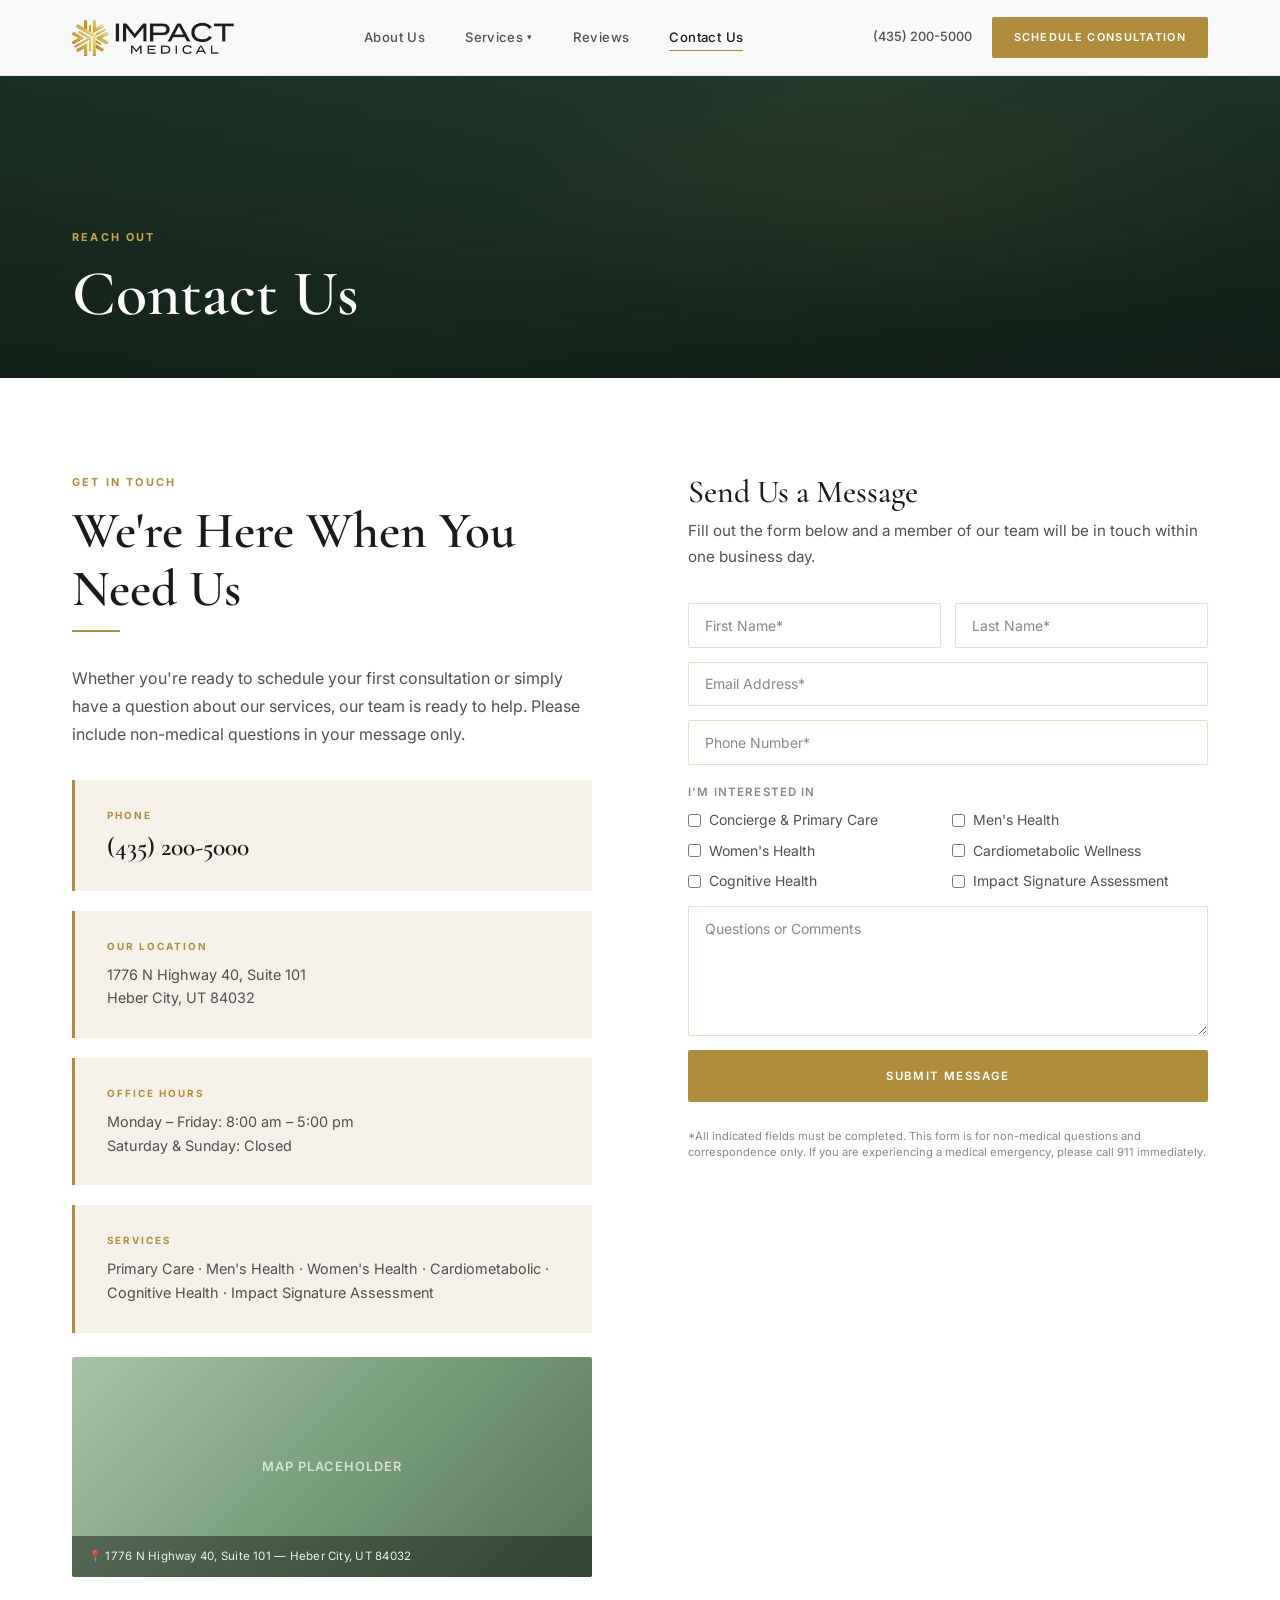
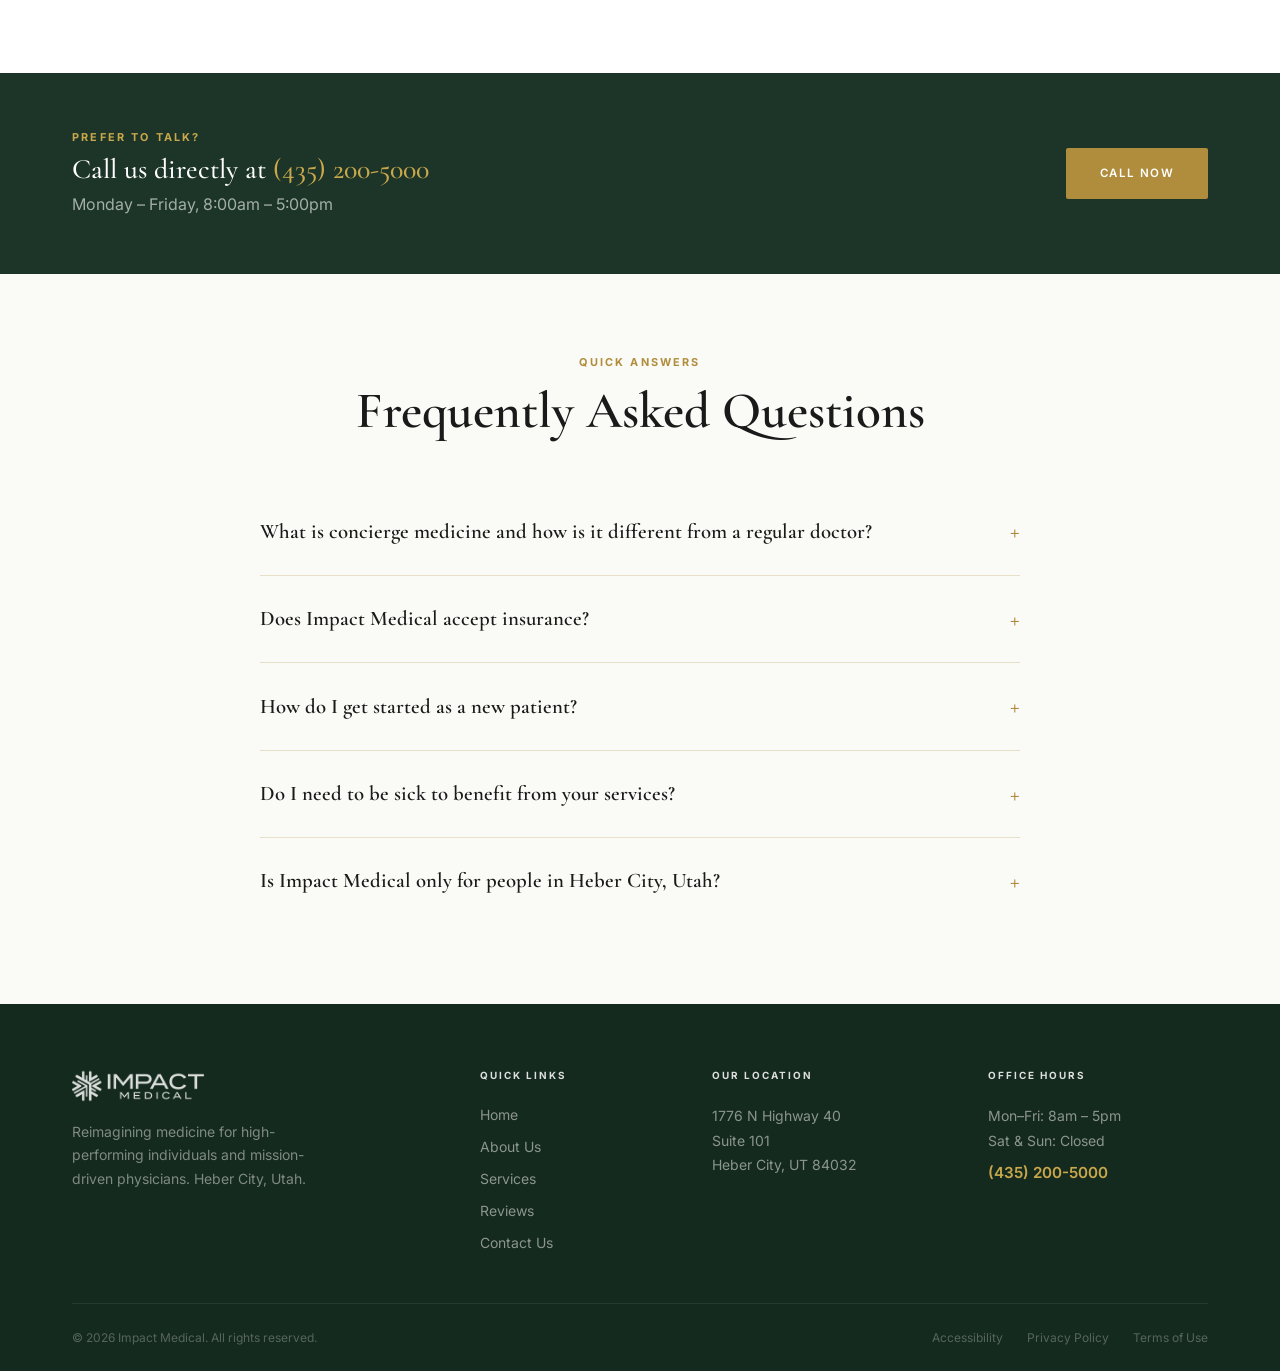
<file: contact.html>
<!DOCTYPE html>
<html lang="en">
<head>
  <meta charset="UTF-8">
  <meta name="viewport" content="width=device-width, initial-scale=1.0">
  <title>Contact Us — Impact Medical</title>
  <link rel="stylesheet" href="styles.css">
</head>
<body>

<!-- NAVIGATION -->
<nav class="nav">
  <div class="nav-inner">
    <a href="index.html" class="nav-logo">
      <img src="logo.png" alt="Impact Medical" class="nav-logo-img" />
    </a>
    <div class="nav-links">
      <a href="about.html">About Us</a>
      <div class="nav-has-dropdown">
        <a href="services.html">Services <span class="dd-arr">▾</span></a>
        <div class="nav-dropdown-panel">
          <a href="concierge-primary-care.html">Concierge &amp; Primary Care</a>
          <a href="mens-health.html">Men's Health &amp; Hormone Optimization</a>
          <a href="womens-health.html">Women's Health &amp; Hormone Optimization</a>
          <a href="cardiometabolic.html">Cardiometabolic Wellness</a>
          <a href="cognitive-health.html">Cognitive Health &amp; Dementia Prevention</a>
          <a href="impact-signature.html">Impact Signature Health Assessment</a>
        </div>
      </div>
      <a href="reviews.html">Reviews</a>
      <a href="contact.html" class="active">Contact Us</a>
    </div>
    <div class="nav-actions">
      <span class="nav-phone">(435) 200-5000</span>
      <a href="contact.html" class="btn btn-gold btn-sm">Schedule Consultation</a>
    </div>
  </div>
</nav>

<!-- PAGE HERO -->
<div class="page-hero">
  <div class="page-hero-overlay"></div>
  <div class="page-hero-content">
    <span class="eyebrow">Reach Out</span>
    <h1>Contact Us</h1>
  </div>
</div>

<!-- CONTACT SECTION -->
<section class="section" style="background:#fff;">
  <div class="container">
    <div class="contact-layout">

      <!-- LEFT: Info + Map -->
      <div>
        <span class="eyebrow">Get In Touch</span>
        <h2 style="margin-bottom:0.75rem;">We're Here When You Need Us</h2>
        <div class="divider"></div>
        <p style="color:#505050;margin-bottom:2rem;">Whether you're ready to schedule your first consultation or simply have a question about our services, our team is ready to help. Please include non-medical questions in your message only.</p>

        <div class="contact-info-cards">
          <div class="contact-info-card">
            <h4>Phone</h4>
            <div class="big-phone">(435) 200-5000</div>
          </div>
          <div class="contact-info-card">
            <h4>Our Location</h4>
            <p>1776 N Highway 40, Suite 101<br>Heber City, UT 84032</p>
          </div>
          <div class="contact-info-card">
            <h4>Office Hours</h4>
            <p>Monday – Friday: 8:00 am – 5:00 pm<br>Saturday &amp; Sunday: Closed</p>
          </div>
          <div class="contact-info-card">
            <h4>Services</h4>
            <p>Primary Care · Men's Health · Women's Health · Cardiometabolic · Cognitive Health · Impact Signature Assessment</p>
          </div>
        </div>

        <!-- Map placeholder -->
        <div class="map-ph">MAP PLACEHOLDER</div>
      </div>

      <!-- RIGHT: Contact Form -->
      <div class="contact-form">
        <h3>Send Us a Message</h3>
        <p class="lead">Fill out the form below and a member of our team will be in touch within one business day.</p>

        <div class="form-full">
          <div style="display:grid;grid-template-columns:1fr 1fr;gap:0.875rem;">
            <input class="form-ctrl" type="text" placeholder="First Name*" />
            <input class="form-ctrl" type="text" placeholder="Last Name*" />
          </div>
          <input class="form-ctrl" type="email" placeholder="Email Address*" />
          <input class="form-ctrl" type="tel" placeholder="Phone Number*" />

          <div style="margin-top:0.25rem;">
            <label style="font-size:0.72rem;font-weight:600;letter-spacing:0.1em;text-transform:uppercase;color:#888;display:block;margin-bottom:0.5rem;">I'm Interested In</label>
            <div style="display:grid;grid-template-columns:1fr 1fr;gap:0.5rem;">
              <label style="display:flex;align-items:center;gap:0.5rem;font-size:0.875rem;color:#505050;cursor:pointer;">
                <input type="checkbox" style="accent-color:#B08D3C;"> Concierge &amp; Primary Care
              </label>
              <label style="display:flex;align-items:center;gap:0.5rem;font-size:0.875rem;color:#505050;cursor:pointer;">
                <input type="checkbox" style="accent-color:#B08D3C;"> Men's Health
              </label>
              <label style="display:flex;align-items:center;gap:0.5rem;font-size:0.875rem;color:#505050;cursor:pointer;">
                <input type="checkbox" style="accent-color:#B08D3C;"> Women's Health
              </label>
              <label style="display:flex;align-items:center;gap:0.5rem;font-size:0.875rem;color:#505050;cursor:pointer;">
                <input type="checkbox" style="accent-color:#B08D3C;"> Cardiometabolic Wellness
              </label>
              <label style="display:flex;align-items:center;gap:0.5rem;font-size:0.875rem;color:#505050;cursor:pointer;">
                <input type="checkbox" style="accent-color:#B08D3C;"> Cognitive Health
              </label>
              <label style="display:flex;align-items:center;gap:0.5rem;font-size:0.875rem;color:#505050;cursor:pointer;">
                <input type="checkbox" style="accent-color:#B08D3C;"> Impact Signature Assessment
              </label>
            </div>
          </div>

          <textarea class="form-ctrl" style="height:130px;" placeholder="Questions or Comments"></textarea>
          <a href="#" class="btn btn-gold btn-full">Submit Message</a>
          <p class="form-note">*All indicated fields must be completed. This form is for non-medical questions and correspondence only. If you are experiencing a medical emergency, please call 911 immediately.</p>
        </div>
      </div>

    </div>
  </div>
</section>

<!-- SECONDARY CTA: Call strip -->
<section style="background:var(--green-800);padding:3.5rem 0;">
  <div class="container" style="display:flex;align-items:center;justify-content:space-between;gap:2rem;flex-wrap:wrap;">
    <div>
      <div style="font-size:0.68rem;font-weight:700;letter-spacing:0.2em;text-transform:uppercase;color:var(--gold-light);margin-bottom:0.5rem;">Prefer to Talk?</div>
      <h3 style="color:#fff;font-size:1.75rem;">Call us directly at <span style="color:var(--gold-light);">(435) 200-5000</span></h3>
      <p style="color:rgba(255,255,255,0.6);margin-top:0.25rem;">Monday – Friday, 8:00am – 5:00pm</p>
    </div>
    <a href="tel:4352005000" class="btn btn-gold">Call Now</a>
  </div>
</section>

<!-- FAQ STRIP -->
<section class="section bg-off-white" style="padding:5rem 0;">
  <div class="container">
    <div style="text-align:center;margin-bottom:3rem;">
      <span class="eyebrow">Quick Answers</span>
      <h2>Frequently Asked Questions</h2>
    </div>
    <div style="max-width:760px;margin:0 auto;display:flex;flex-direction:column;gap:0;">

      <details style="border-bottom:1px solid #E8DFC8;padding:1.5rem 0;">
        <summary style="font-family:'Cormorant Garamond',serif;font-size:1.3rem;font-weight:600;cursor:pointer;list-style:none;display:flex;justify-content:space-between;align-items:center;">
          What is concierge medicine and how is it different from a regular doctor? <span style="color:#B08D3C;font-size:1.5rem;">+</span>
        </summary>
        <p style="color:#505050;margin-top:1rem;font-size:0.95rem;">Concierge medicine is a membership-based model where patients pay a retainer fee in exchange for direct, unlimited access to their physician. Unlike a traditional practice with thousands of patients, we strictly limit our panel size so each patient receives same-day appointments, direct physician communication, and thorough, unhurried care.</p>
      </details>

      <details style="border-bottom:1px solid #E8DFC8;padding:1.5rem 0;">
        <summary style="font-family:'Cormorant Garamond',serif;font-size:1.3rem;font-weight:600;cursor:pointer;list-style:none;display:flex;justify-content:space-between;align-items:center;">
          Does Impact Medical accept insurance? <span style="color:#B08D3C;font-size:1.5rem;">+</span>
        </summary>
        <p style="color:#505050;margin-top:1rem;font-size:0.95rem;">We operate outside of the traditional insurance model as a direct primary care and concierge practice. This allows us to focus entirely on your care rather than on insurance requirements. Some services may be billed to insurance; please contact our office for detailed information on fees and membership options.</p>
      </details>

      <details style="border-bottom:1px solid #E8DFC8;padding:1.5rem 0;">
        <summary style="font-family:'Cormorant Garamond',serif;font-size:1.3rem;font-weight:600;cursor:pointer;list-style:none;display:flex;justify-content:space-between;align-items:center;">
          How do I get started as a new patient? <span style="color:#B08D3C;font-size:1.5rem;">+</span>
        </summary>
        <p style="color:#505050;margin-top:1rem;font-size:0.95rem;">The best first step is to schedule a complimentary discovery call or consultation with our team. We'll discuss your health goals, walk you through our services and membership options, and determine which of our physicians is the best fit for your needs.</p>
      </details>

      <details style="border-bottom:1px solid #E8DFC8;padding:1.5rem 0;">
        <summary style="font-family:'Cormorant Garamond',serif;font-size:1.3rem;font-weight:600;cursor:pointer;list-style:none;display:flex;justify-content:space-between;align-items:center;">
          Do I need to be sick to benefit from your services? <span style="color:#B08D3C;font-size:1.5rem;">+</span>
        </summary>
        <p style="color:#505050;margin-top:1rem;font-size:0.95rem;">Absolutely not — in fact, most of our patients are healthy, high-performing individuals who want to stay that way. Our philosophy is proactive, not reactive. The earlier we identify risk factors and optimize your health, the better your long-term outcomes will be.</p>
      </details>

      <details style="padding:1.5rem 0;">
        <summary style="font-family:'Cormorant Garamond',serif;font-size:1.3rem;font-weight:600;cursor:pointer;list-style:none;display:flex;justify-content:space-between;align-items:center;">
          Is Impact Medical only for people in Heber City, Utah? <span style="color:#B08D3C;font-size:1.5rem;">+</span>
        </summary>
        <p style="color:#505050;margin-top:1rem;font-size:0.95rem;">Our clinic is based in Heber City, Utah, and we serve patients throughout the surrounding area. Some of our services, including certain consultations and follow-up care, may be available via telehealth. Contact us to learn what options are available for your location.</p>
      </details>

    </div>
  </div>
</section>

<!-- FOOTER -->
<footer class="footer">
  <div class="container">
    <div class="footer-grid">
      <div class="footer-brand">
        <div style="margin-bottom:1rem;">
          <img src="logo.png" alt="Impact Medical" class="footer-logo-img" />
        </div>
        <p>Reimagining medicine for high-performing individuals and mission-driven physicians. Heber City, Utah.</p>
      </div>
      <div>
        <div class="footer-col-title">Quick Links</div>
        <nav class="footer-nav">
          <a href="index.html">Home</a>
          <a href="about.html">About Us</a>
          <a href="services.html">Services</a>
          <a href="reviews.html">Reviews</a>
          <a href="contact.html">Contact Us</a>
        </nav>
      </div>
      <div>
        <div class="footer-col-title">Our Location</div>
        <p class="footer-info">1776 N Highway 40<br>Suite 101<br>Heber City, UT 84032</p>
      </div>
      <div>
        <div class="footer-col-title">Office Hours</div>
        <p class="footer-info">Mon–Fri: 8am – 5pm<br>Sat &amp; Sun: Closed</p>
        <a href="tel:4352005000" class="footer-phone">(435) 200-5000</a>
      </div>
    </div>
    <div class="footer-bottom">
      <span>© 2026 Impact Medical. All rights reserved.</span>
      <div class="footer-legal">
        <a href="#">Accessibility</a>
        <a href="#">Privacy Policy</a>
        <a href="#">Terms of Use</a>
      </div>
    </div>
  </div>
</footer>

</body>
</html>
</file>
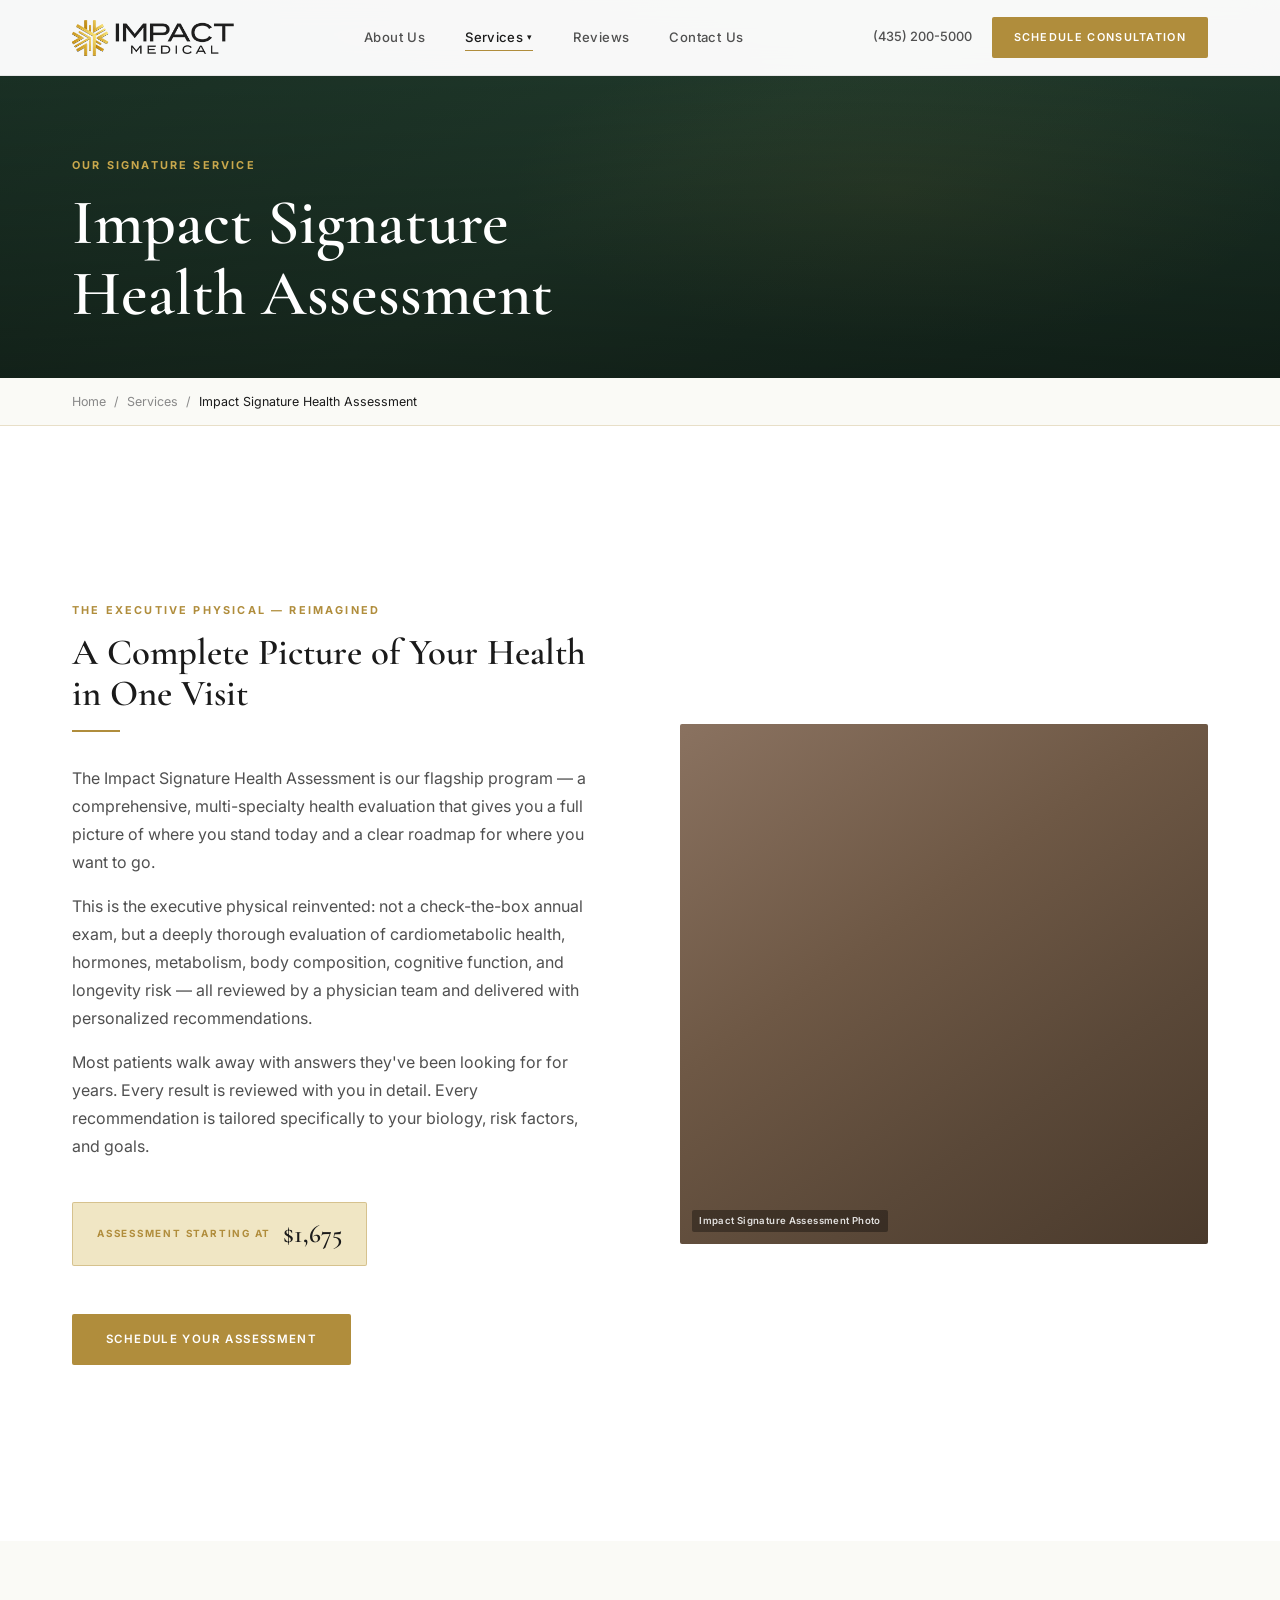
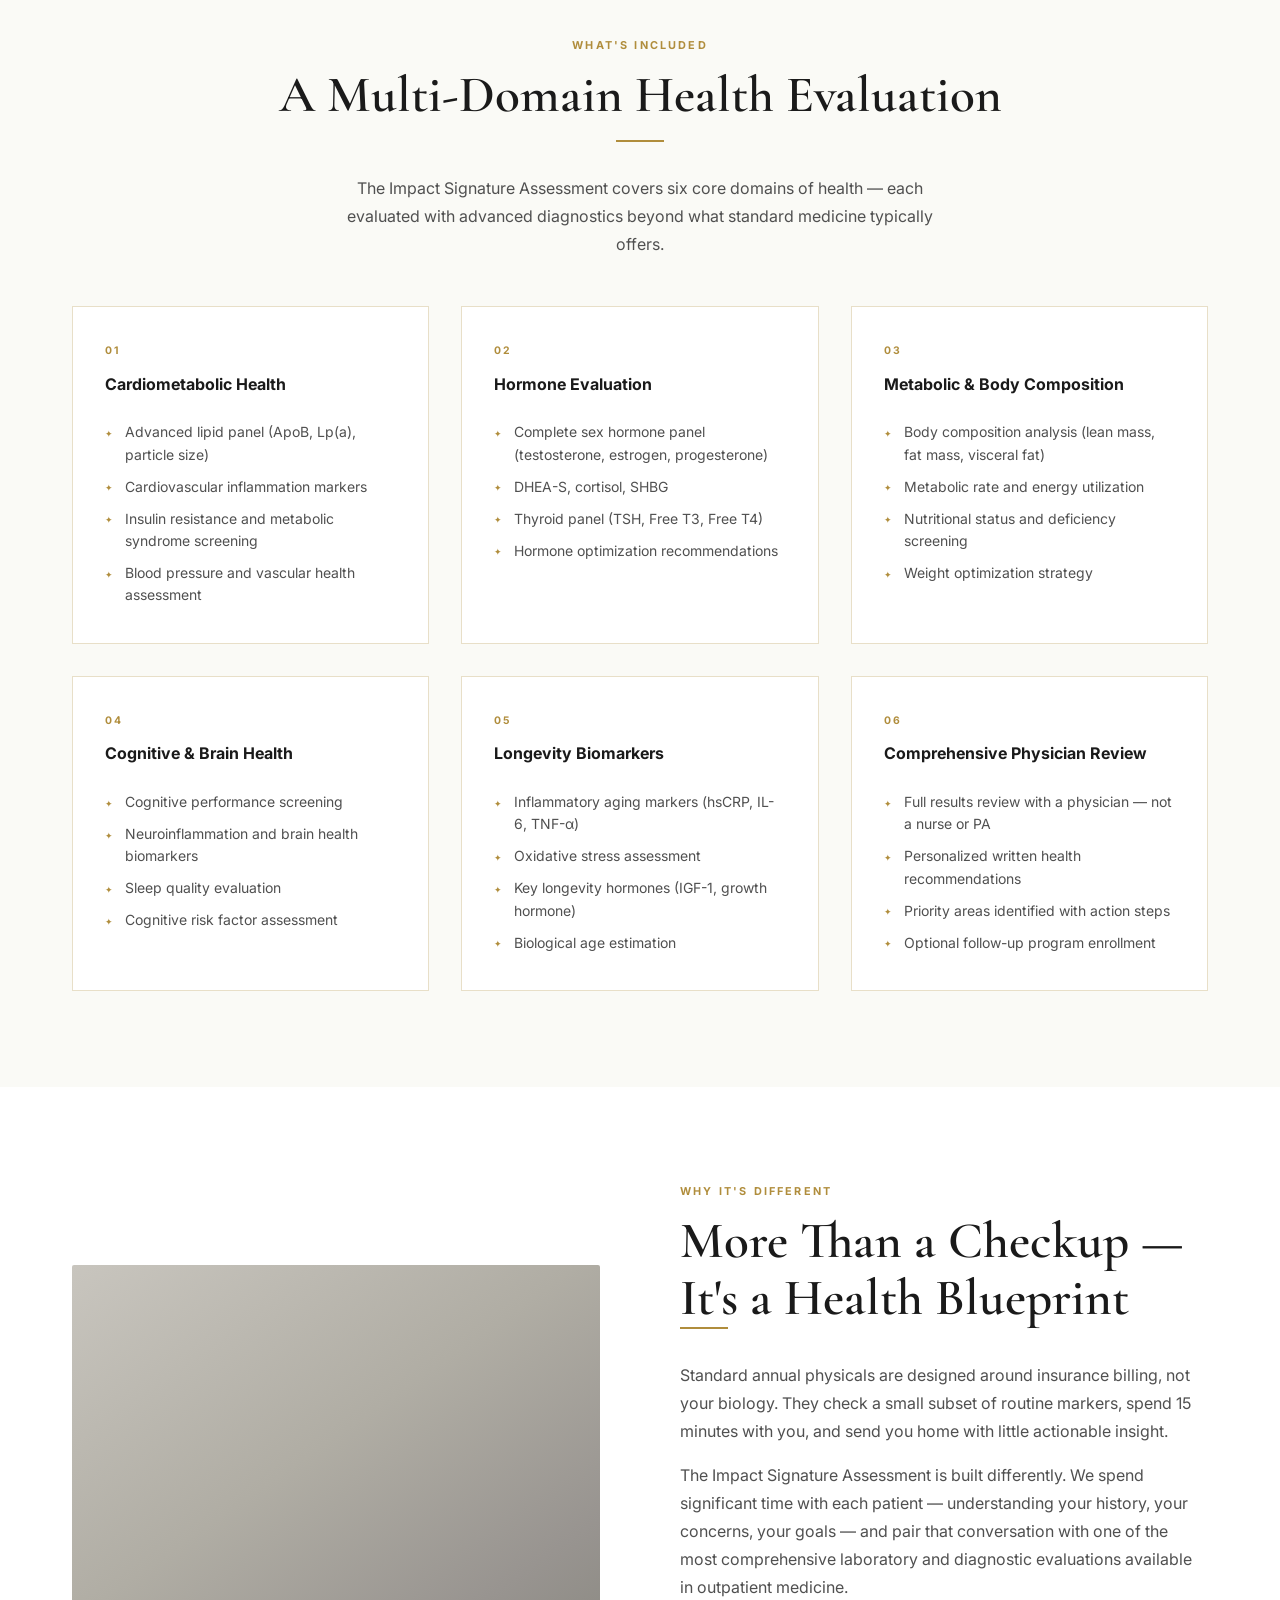
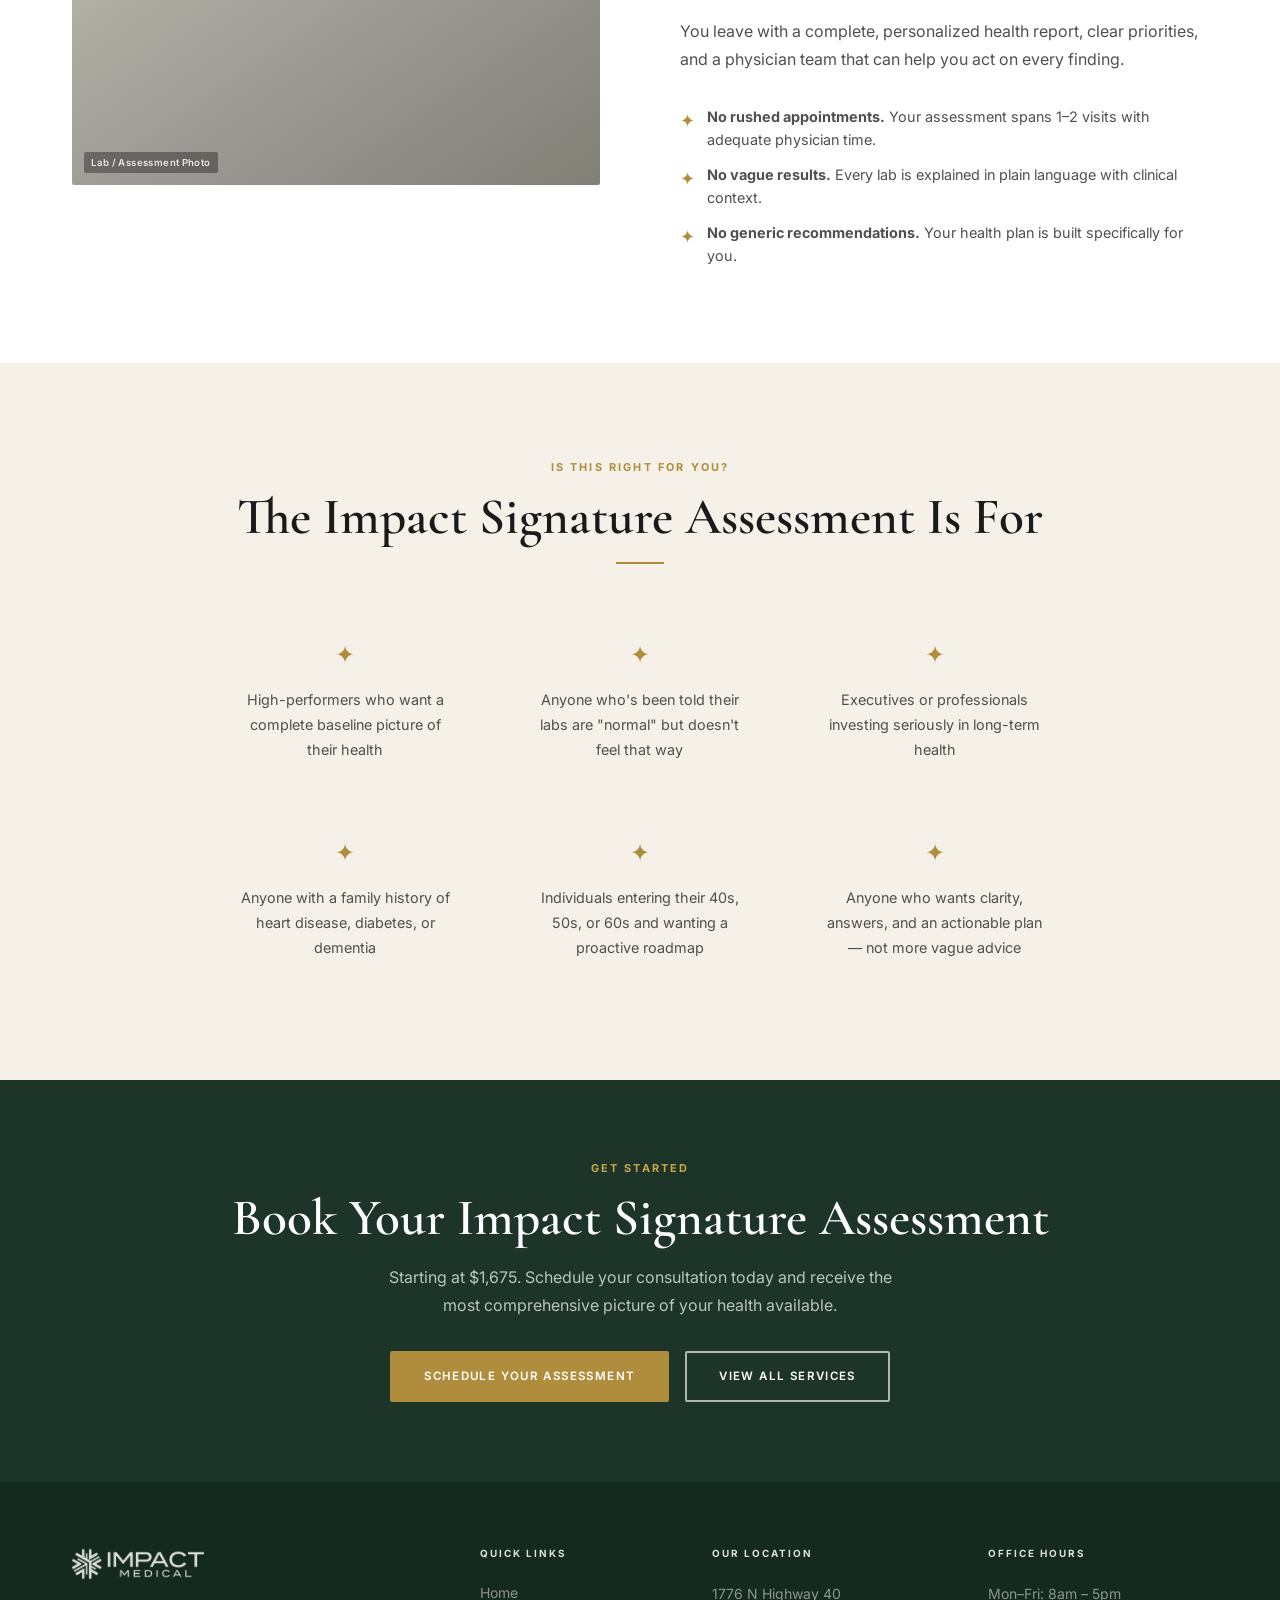
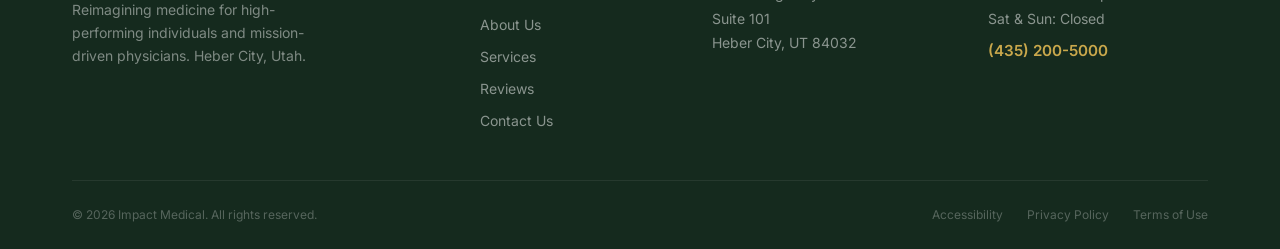
<file: impact-signature.html>
<!DOCTYPE html>
<html lang="en">
<head>
  <meta charset="UTF-8">
  <meta name="viewport" content="width=device-width, initial-scale=1.0">
  <title>Impact Signature Health Assessment — Impact Medical</title>
  <link rel="stylesheet" href="styles.css">
</head>
<body>

<!-- NAVIGATION -->
<nav class="nav">
  <div class="nav-inner">
    <a href="index.html" class="nav-logo">
      <img src="logo.png" alt="Impact Medical" class="nav-logo-img" />
    </a>
    <div class="nav-links">
      <a href="about.html">About Us</a>
      <div class="nav-has-dropdown">
        <a href="services.html" class="active">Services <span class="dd-arr">▾</span></a>
        <div class="nav-dropdown-panel">
          <a href="concierge-primary-care.html">Concierge &amp; Primary Care</a>
          <a href="mens-health.html">Men's Health &amp; Hormone Optimization</a>
          <a href="womens-health.html">Women's Health &amp; Hormone Optimization</a>
          <a href="cardiometabolic.html">Cardiometabolic Wellness</a>
          <a href="cognitive-health.html">Cognitive Health &amp; Dementia Prevention</a>
          <a href="impact-signature.html" style="color:var(--gold);">Impact Signature Health Assessment</a>
        </div>
      </div>
      <a href="reviews.html">Reviews</a>
      <a href="contact.html">Contact Us</a>
    </div>
    <div class="nav-actions">
      <span class="nav-phone">(435) 200-5000</span>
      <a href="contact.html" class="btn btn-gold btn-sm">Schedule Consultation</a>
    </div>
  </div>
</nav>

<!-- PAGE HERO -->
<div class="page-hero">
  <div class="page-hero-overlay"></div>
  <div class="page-hero-content">
    <span class="eyebrow">Our Signature Service</span>
    <h1>Impact Signature<br>Health Assessment</h1>
  </div>
</div>

<!-- BREADCRUMB -->
<div style="background:var(--off-white);border-bottom:1px solid var(--cream-dark);padding:0.85rem 0;">
  <div class="container" style="font-size:0.78rem;color:#888;">
    <a href="index.html" style="color:#888;text-decoration:none;">Home</a> &nbsp;/&nbsp;
    <a href="services.html" style="color:#888;text-decoration:none;">Services</a> &nbsp;/&nbsp;
    <span style="color:var(--text);">Impact Signature Health Assessment</span>
  </div>
</div>

<!-- INTRO -->
<section class="section" style="background:#fff;">
  <div class="container">
    <div class="svc-detail">
      <div class="svc-detail-text">
        <span class="eyebrow">The Executive Physical — Reimagined</span>
        <h2>A Complete Picture of Your Health in One Visit</h2>
        <div class="divider"></div>
        <p style="color:#505050;margin-bottom:1rem;">The Impact Signature Health Assessment is our flagship program — a comprehensive, multi-specialty health evaluation that gives you a full picture of where you stand today and a clear roadmap for where you want to go.</p>
        <p style="color:#505050;margin-bottom:1rem;">This is the executive physical reinvented: not a check-the-box annual exam, but a deeply thorough evaluation of cardiometabolic health, hormones, metabolism, body composition, cognitive function, and longevity risk — all reviewed by a physician team and delivered with personalized recommendations.</p>
        <p style="color:#505050;">Most patients walk away with answers they've been looking for for years. Every result is reviewed with you in detail. Every recommendation is tailored specifically to your biology, risk factors, and goals.</p>
        <div class="price-badge" style="margin-top:1.75rem;">
          <span class="price-badge-label">Assessment Starting At</span>
          <span class="price-badge-value">$1,675</span>
        </div>
        <a href="contact.html" class="btn btn-gold" style="margin-top:1.5rem;">Schedule Your Assessment</a>
      </div>
      <div class="svc-detail-image">
        <div class="ph ph-warm ph-tall" data-label="Impact Signature Assessment Photo"></div>
      </div>
    </div>
  </div>
</section>

<!-- WHAT'S INCLUDED -->
<section class="section bg-off-white">
  <div class="container">
    <div style="text-align:center;margin-bottom:3rem;">
      <span class="eyebrow">What's Included</span>
      <h2>A Multi-Domain Health Evaluation</h2>
      <div class="divider divider-center" style="margin-top:1rem;"></div>
      <p style="color:#505050;max-width:620px;margin:1.5rem auto 0;">The Impact Signature Assessment covers six core domains of health — each evaluated with advanced diagnostics beyond what standard medicine typically offers.</p>
    </div>
    <div style="display:grid;grid-template-columns:repeat(3,1fr);gap:2rem;">

      <div style="background:#fff;border:1px solid var(--cream-dark);padding:2.25rem 2rem;">
        <div style="font-size:0.65rem;font-weight:700;letter-spacing:0.2em;color:var(--gold);text-transform:uppercase;margin-bottom:0.75rem;">01</div>
        <h4 style="margin-bottom:0.75rem;">Cardiometabolic Health</h4>
        <div class="svc-bullets">
          <div class="svc-bullet">Advanced lipid panel (ApoB, Lp(a), particle size)</div>
          <div class="svc-bullet">Cardiovascular inflammation markers</div>
          <div class="svc-bullet">Insulin resistance and metabolic syndrome screening</div>
          <div class="svc-bullet">Blood pressure and vascular health assessment</div>
        </div>
      </div>

      <div style="background:#fff;border:1px solid var(--cream-dark);padding:2.25rem 2rem;">
        <div style="font-size:0.65rem;font-weight:700;letter-spacing:0.2em;color:var(--gold);text-transform:uppercase;margin-bottom:0.75rem;">02</div>
        <h4 style="margin-bottom:0.75rem;">Hormone Evaluation</h4>
        <div class="svc-bullets">
          <div class="svc-bullet">Complete sex hormone panel (testosterone, estrogen, progesterone)</div>
          <div class="svc-bullet">DHEA-S, cortisol, SHBG</div>
          <div class="svc-bullet">Thyroid panel (TSH, Free T3, Free T4)</div>
          <div class="svc-bullet">Hormone optimization recommendations</div>
        </div>
      </div>

      <div style="background:#fff;border:1px solid var(--cream-dark);padding:2.25rem 2rem;">
        <div style="font-size:0.65rem;font-weight:700;letter-spacing:0.2em;color:var(--gold);text-transform:uppercase;margin-bottom:0.75rem;">03</div>
        <h4 style="margin-bottom:0.75rem;">Metabolic &amp; Body Composition</h4>
        <div class="svc-bullets">
          <div class="svc-bullet">Body composition analysis (lean mass, fat mass, visceral fat)</div>
          <div class="svc-bullet">Metabolic rate and energy utilization</div>
          <div class="svc-bullet">Nutritional status and deficiency screening</div>
          <div class="svc-bullet">Weight optimization strategy</div>
        </div>
      </div>

      <div style="background:#fff;border:1px solid var(--cream-dark);padding:2.25rem 2rem;">
        <div style="font-size:0.65rem;font-weight:700;letter-spacing:0.2em;color:var(--gold);text-transform:uppercase;margin-bottom:0.75rem;">04</div>
        <h4 style="margin-bottom:0.75rem;">Cognitive &amp; Brain Health</h4>
        <div class="svc-bullets">
          <div class="svc-bullet">Cognitive performance screening</div>
          <div class="svc-bullet">Neuroinflammation and brain health biomarkers</div>
          <div class="svc-bullet">Sleep quality evaluation</div>
          <div class="svc-bullet">Cognitive risk factor assessment</div>
        </div>
      </div>

      <div style="background:#fff;border:1px solid var(--cream-dark);padding:2.25rem 2rem;">
        <div style="font-size:0.65rem;font-weight:700;letter-spacing:0.2em;color:var(--gold);text-transform:uppercase;margin-bottom:0.75rem;">05</div>
        <h4 style="margin-bottom:0.75rem;">Longevity Biomarkers</h4>
        <div class="svc-bullets">
          <div class="svc-bullet">Inflammatory aging markers (hsCRP, IL-6, TNF-α)</div>
          <div class="svc-bullet">Oxidative stress assessment</div>
          <div class="svc-bullet">Key longevity hormones (IGF-1, growth hormone)</div>
          <div class="svc-bullet">Biological age estimation</div>
        </div>
      </div>

      <div style="background:#fff;border:1px solid var(--cream-dark);padding:2.25rem 2rem;">
        <div style="font-size:0.65rem;font-weight:700;letter-spacing:0.2em;color:var(--gold);text-transform:uppercase;margin-bottom:0.75rem;">06</div>
        <h4 style="margin-bottom:0.75rem;">Comprehensive Physician Review</h4>
        <div class="svc-bullets">
          <div class="svc-bullet">Full results review with a physician — not a nurse or PA</div>
          <div class="svc-bullet">Personalized written health recommendations</div>
          <div class="svc-bullet">Priority areas identified with action steps</div>
          <div class="svc-bullet">Optional follow-up program enrollment</div>
        </div>
      </div>

    </div>
  </div>
</section>

<!-- WHY SIGNATURE -->
<section class="section" style="background:#fff;">
  <div class="container">
    <div style="display:grid;grid-template-columns:1fr 1fr;gap:5rem;align-items:center;">
      <div>
        <div class="ph ph-clinical ph-tall" data-label="Lab / Assessment Photo"></div>
      </div>
      <div>
        <span class="eyebrow">Why It's Different</span>
        <h2>More Than a Checkup — It's a Health Blueprint</h2>
        <div class="divider"></div>
        <p style="color:#505050;margin-bottom:1rem;">Standard annual physicals are designed around insurance billing, not your biology. They check a small subset of routine markers, spend 15 minutes with you, and send you home with little actionable insight.</p>
        <p style="color:#505050;margin-bottom:1rem;">The Impact Signature Assessment is built differently. We spend significant time with each patient — understanding your history, your concerns, your goals — and pair that conversation with one of the most comprehensive laboratory and diagnostic evaluations available in outpatient medicine.</p>
        <p style="color:#505050;">You leave with a complete, personalized health report, clear priorities, and a physician team that can help you act on every finding.</p>
        <div style="margin-top:2rem;display:flex;flex-direction:column;gap:0.75rem;">
          <div style="display:flex;align-items:flex-start;gap:0.75rem;">
            <span style="color:var(--gold);font-size:1.1rem;margin-top:0.1rem;">✦</span>
            <span style="color:#505050;font-size:0.9rem;"><strong>No rushed appointments.</strong> Your assessment spans 1–2 visits with adequate physician time.</span>
          </div>
          <div style="display:flex;align-items:flex-start;gap:0.75rem;">
            <span style="color:var(--gold);font-size:1.1rem;margin-top:0.1rem;">✦</span>
            <span style="color:#505050;font-size:0.9rem;"><strong>No vague results.</strong> Every lab is explained in plain language with clinical context.</span>
          </div>
          <div style="display:flex;align-items:flex-start;gap:0.75rem;">
            <span style="color:var(--gold);font-size:1.1rem;margin-top:0.1rem;">✦</span>
            <span style="color:#505050;font-size:0.9rem;"><strong>No generic recommendations.</strong> Your health plan is built specifically for you.</span>
          </div>
        </div>
      </div>
    </div>
  </div>
</section>

<!-- WHO IT'S FOR -->
<section class="section bg-cream">
  <div class="container">
    <div style="text-align:center;margin-bottom:3rem;">
      <span class="eyebrow">Is This Right for You?</span>
      <h2>The Impact Signature Assessment Is For</h2>
      <div class="divider divider-center" style="margin-top:1rem;"></div>
    </div>
    <div style="display:grid;grid-template-columns:repeat(3,1fr);gap:1.5rem;max-width:860px;margin:0 auto;">
      <div style="text-align:center;padding:1.5rem;">
        <div style="color:var(--gold);font-size:1.5rem;margin-bottom:0.75rem;">✦</div>
        <p style="color:#505050;font-size:0.9rem;">High-performers who want a complete baseline picture of their health</p>
      </div>
      <div style="text-align:center;padding:1.5rem;">
        <div style="color:var(--gold);font-size:1.5rem;margin-bottom:0.75rem;">✦</div>
        <p style="color:#505050;font-size:0.9rem;">Anyone who's been told their labs are "normal" but doesn't feel that way</p>
      </div>
      <div style="text-align:center;padding:1.5rem;">
        <div style="color:var(--gold);font-size:1.5rem;margin-bottom:0.75rem;">✦</div>
        <p style="color:#505050;font-size:0.9rem;">Executives or professionals investing seriously in long-term health</p>
      </div>
      <div style="text-align:center;padding:1.5rem;">
        <div style="color:var(--gold);font-size:1.5rem;margin-bottom:0.75rem;">✦</div>
        <p style="color:#505050;font-size:0.9rem;">Anyone with a family history of heart disease, diabetes, or dementia</p>
      </div>
      <div style="text-align:center;padding:1.5rem;">
        <div style="color:var(--gold);font-size:1.5rem;margin-bottom:0.75rem;">✦</div>
        <p style="color:#505050;font-size:0.9rem;">Individuals entering their 40s, 50s, or 60s and wanting a proactive roadmap</p>
      </div>
      <div style="text-align:center;padding:1.5rem;">
        <div style="color:var(--gold);font-size:1.5rem;margin-bottom:0.75rem;">✦</div>
        <p style="color:#505050;font-size:0.9rem;">Anyone who wants clarity, answers, and an actionable plan — not more vague advice</p>
      </div>
    </div>
  </div>
</section>

<!-- CTA -->
<section style="background:var(--green-800);padding:5rem 0;">
  <div class="container" style="text-align:center;">
    <span class="eyebrow eyebrow-light">Get Started</span>
    <h2 style="color:#fff;margin-bottom:1rem;">Book Your Impact Signature Assessment</h2>
    <p style="color:rgba(255,255,255,0.7);max-width:520px;margin:0 auto 2rem;">Starting at $1,675. Schedule your consultation today and receive the most comprehensive picture of your health available.</p>
    <div style="display:flex;justify-content:center;gap:1rem;flex-wrap:wrap;">
      <a href="contact.html" class="btn btn-gold">Schedule Your Assessment</a>
      <a href="services.html" class="btn btn-outline-white">View All Services</a>
    </div>
  </div>
</section>

<!-- FOOTER -->
<footer class="footer">
  <div class="container">
    <div class="footer-grid">
      <div class="footer-brand">
        <div style="margin-bottom:1rem;">
          <img src="logo.png" alt="Impact Medical" class="footer-logo-img" />
        </div>
        <p>Reimagining medicine for high-performing individuals and mission-driven physicians. Heber City, Utah.</p>
      </div>
      <div>
        <div class="footer-col-title">Quick Links</div>
        <nav class="footer-nav">
          <a href="index.html">Home</a>
          <a href="about.html">About Us</a>
          <a href="services.html">Services</a>
          <a href="reviews.html">Reviews</a>
          <a href="contact.html">Contact Us</a>
        </nav>
      </div>
      <div>
        <div class="footer-col-title">Our Location</div>
        <p class="footer-info">1776 N Highway 40<br>Suite 101<br>Heber City, UT 84032</p>
      </div>
      <div>
        <div class="footer-col-title">Office Hours</div>
        <p class="footer-info">Mon–Fri: 8am – 5pm<br>Sat &amp; Sun: Closed</p>
        <a href="tel:4352005000" class="footer-phone">(435) 200-5000</a>
      </div>
    </div>
    <div class="footer-bottom">
      <span>© 2026 Impact Medical. All rights reserved.</span>
      <div class="footer-legal">
        <a href="#">Accessibility</a>
        <a href="#">Privacy Policy</a>
        <a href="#">Terms of Use</a>
      </div>
    </div>
  </div>
</footer>

</body>
</html>
</file>
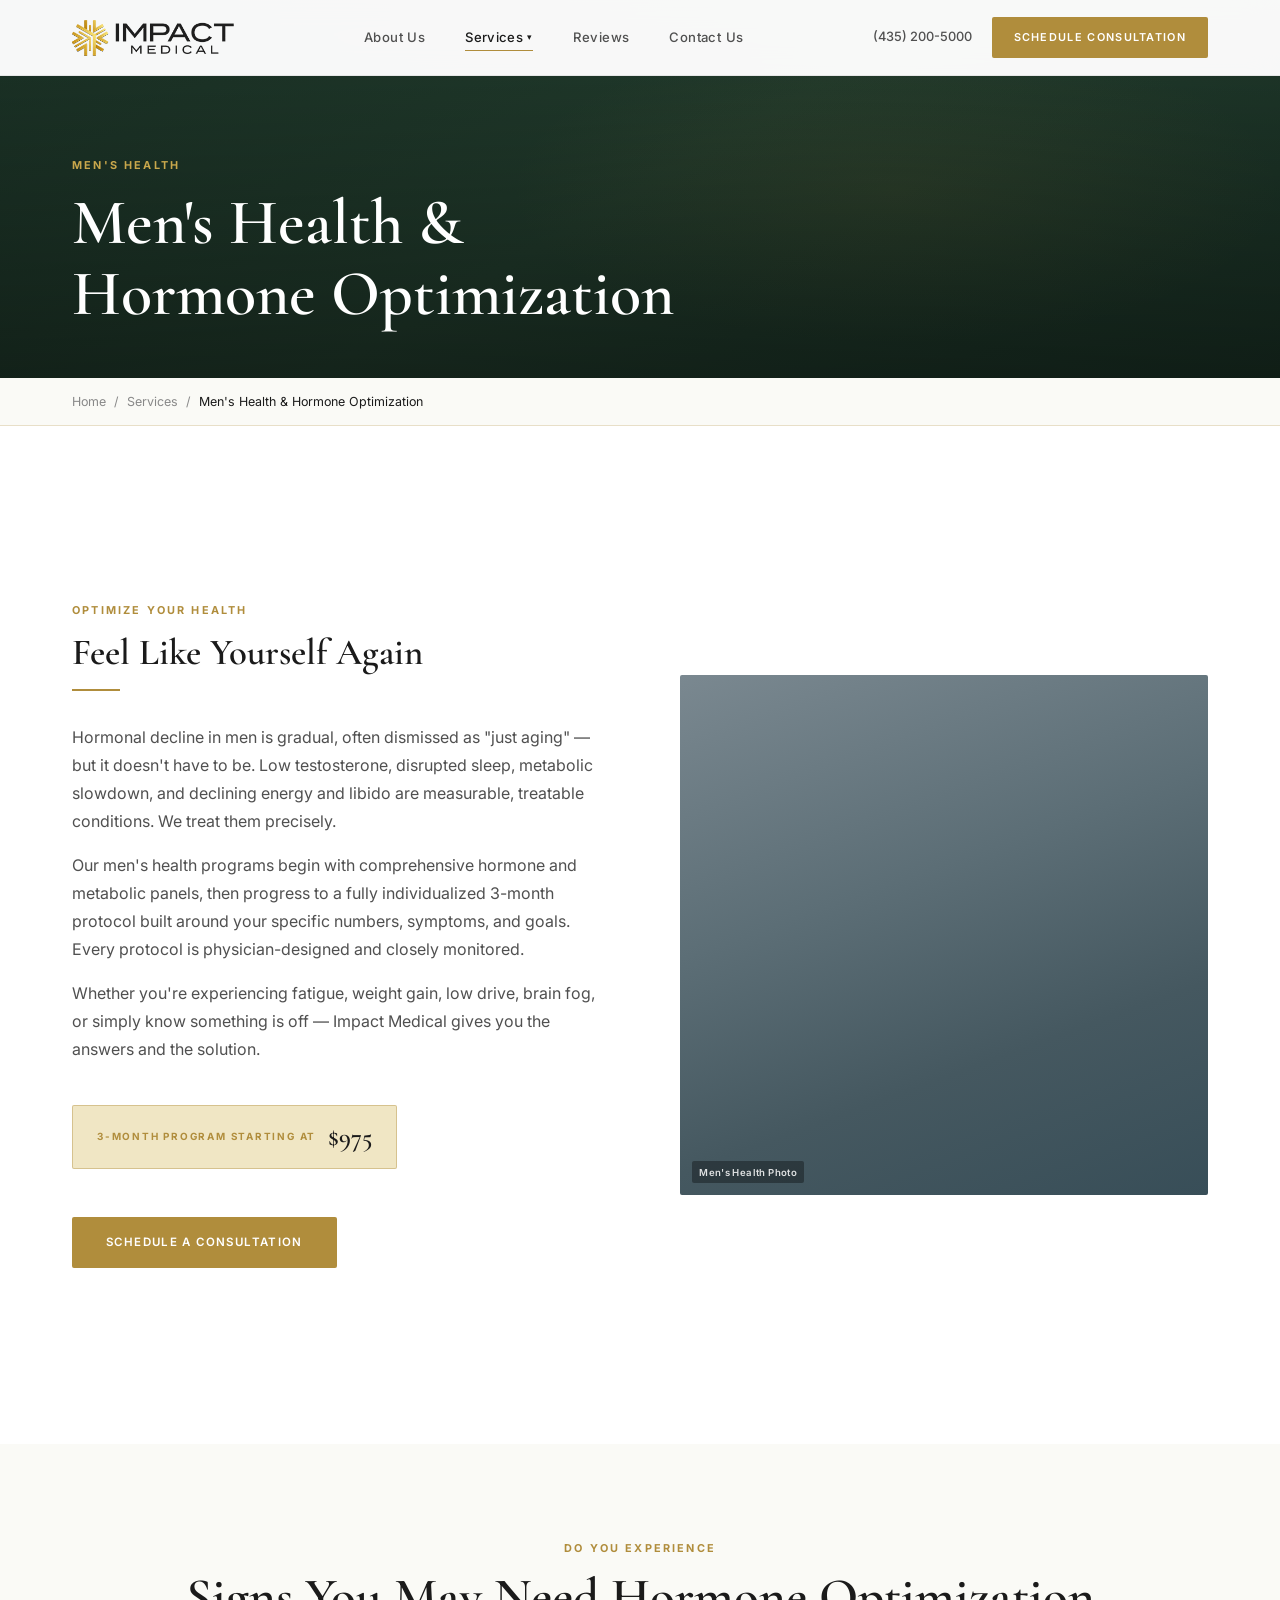
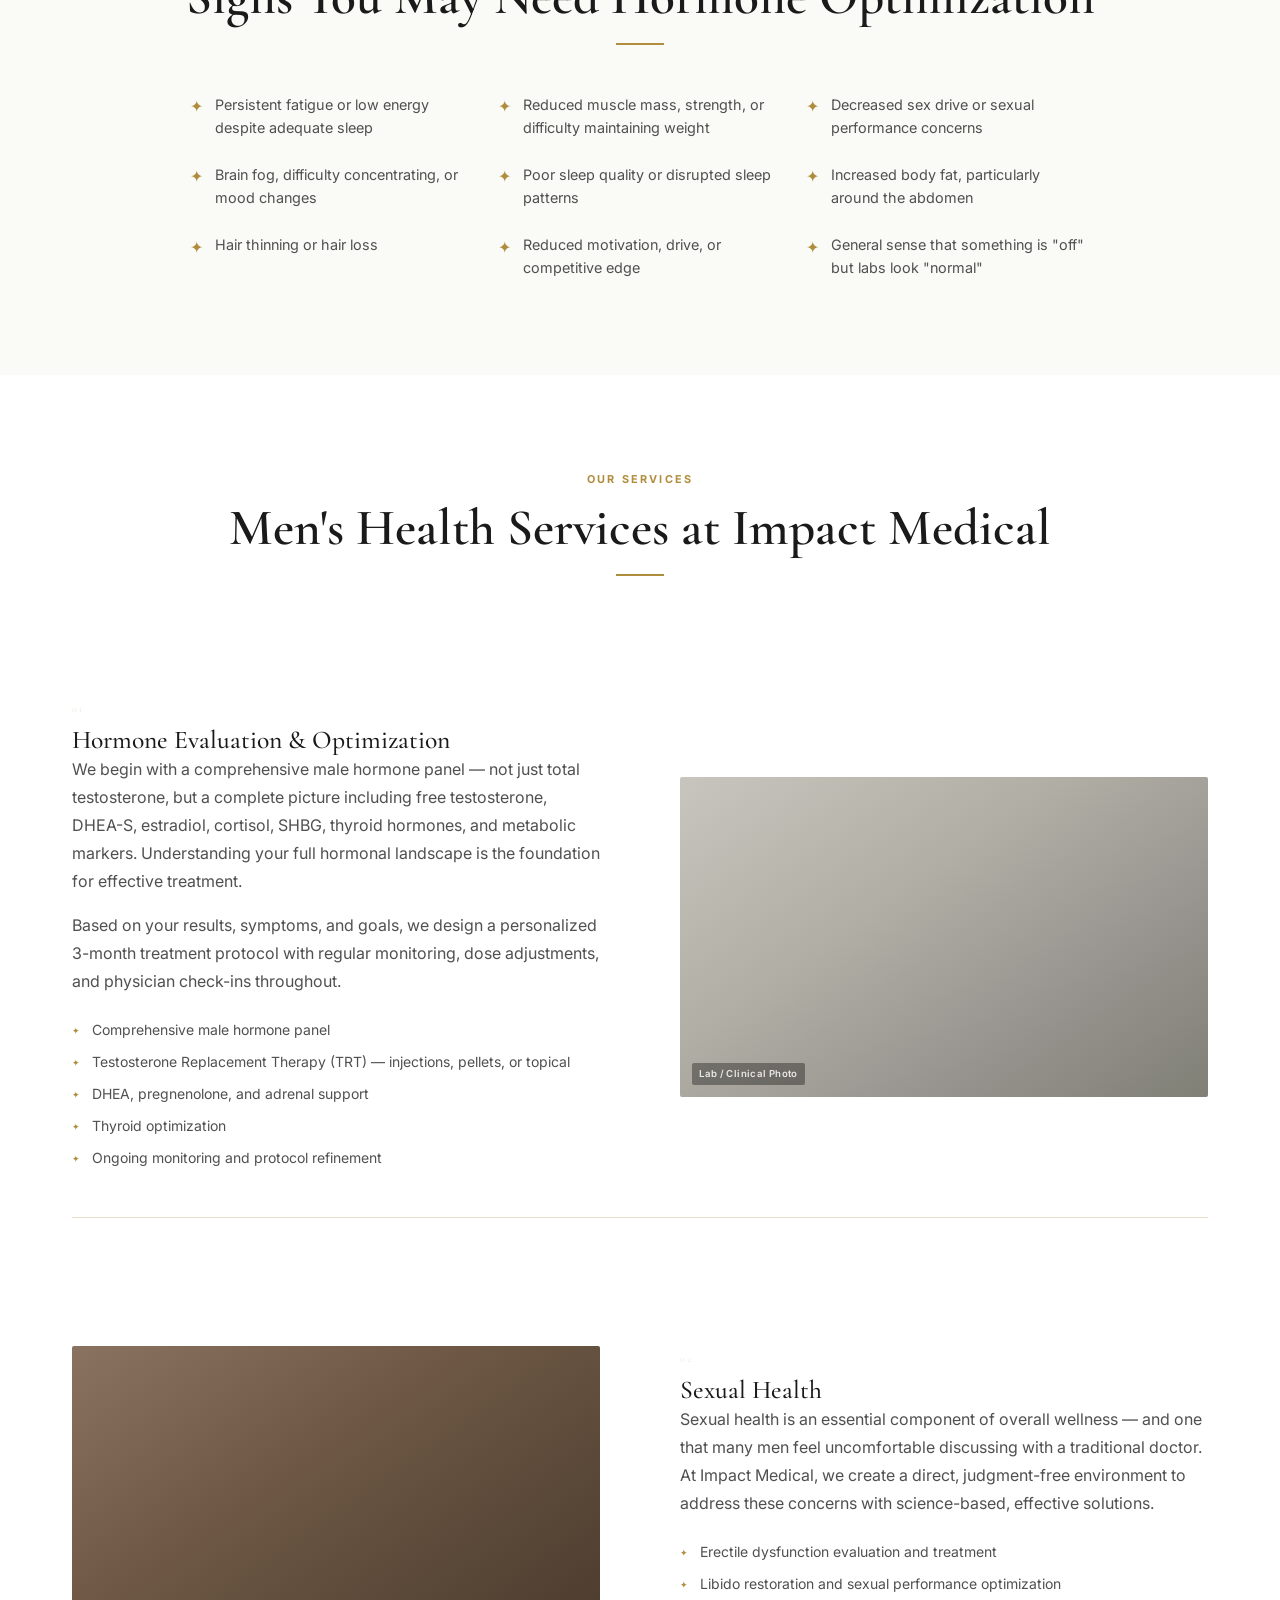
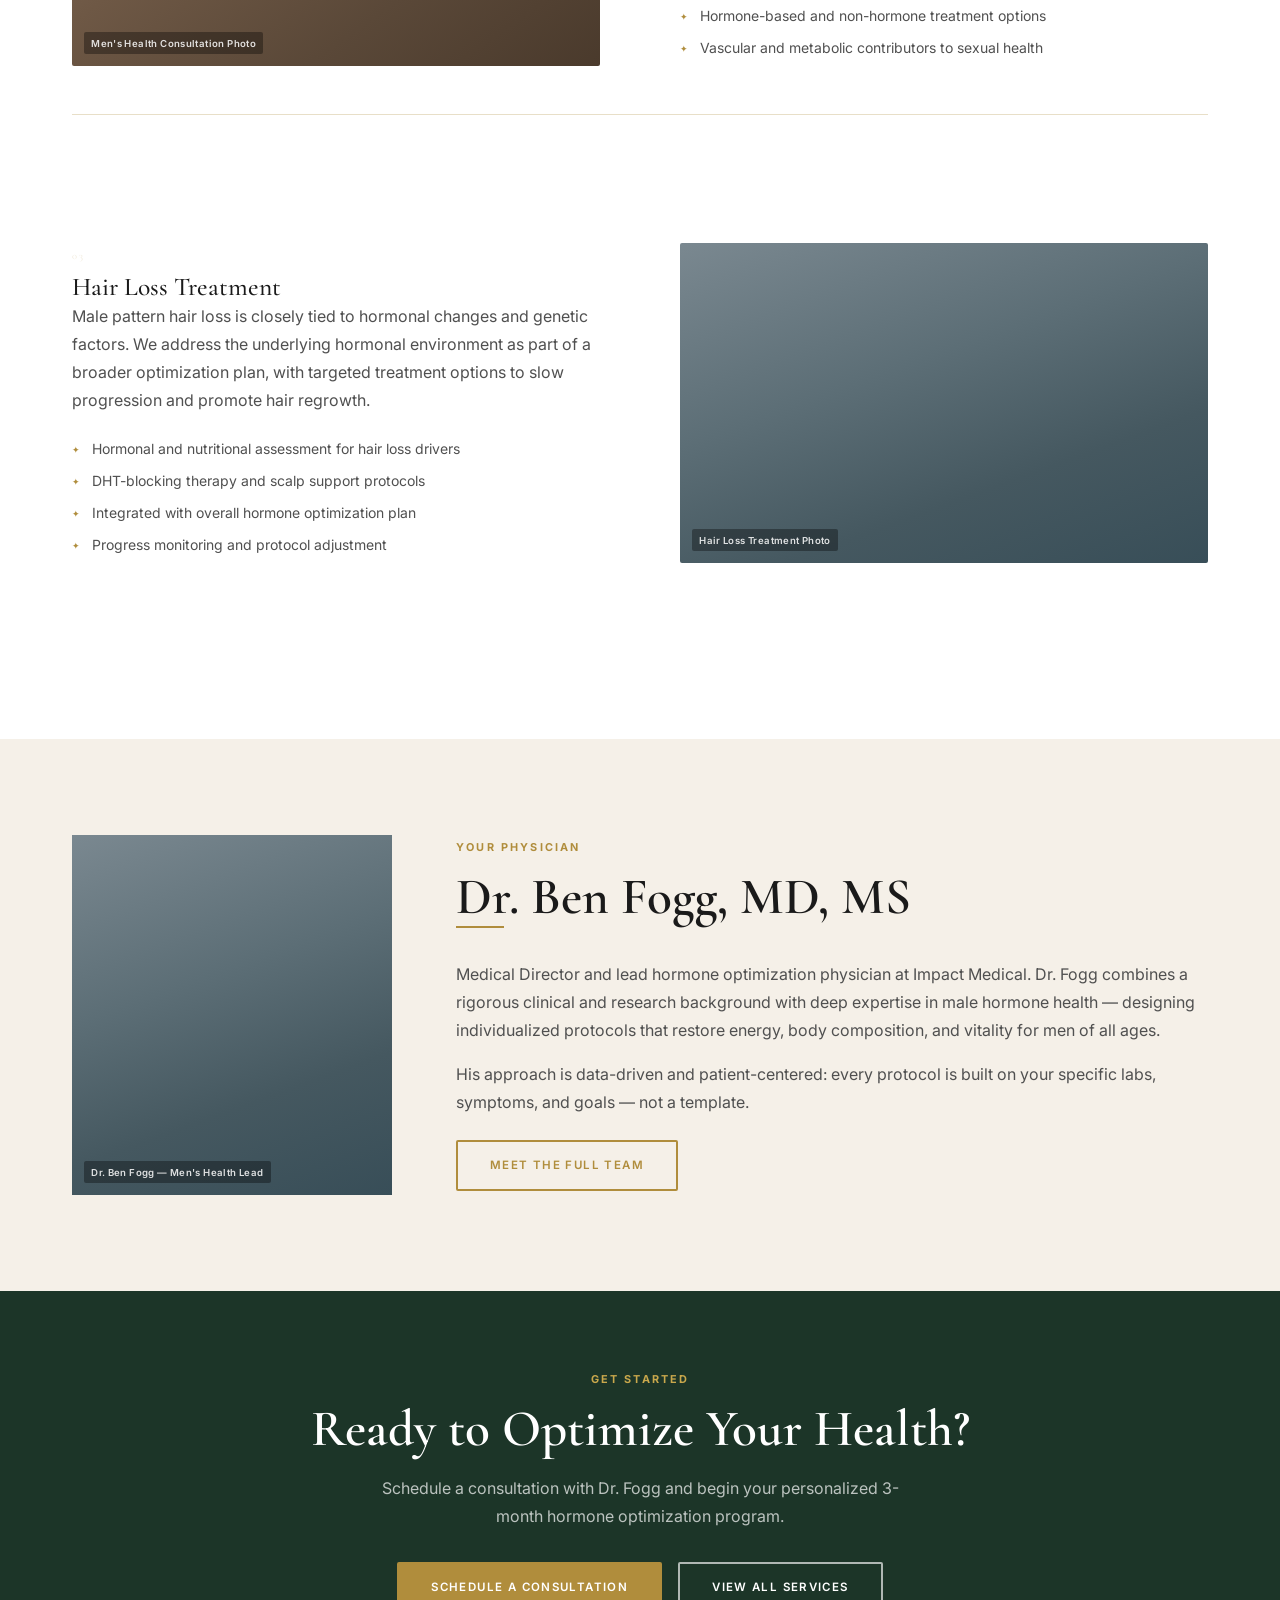
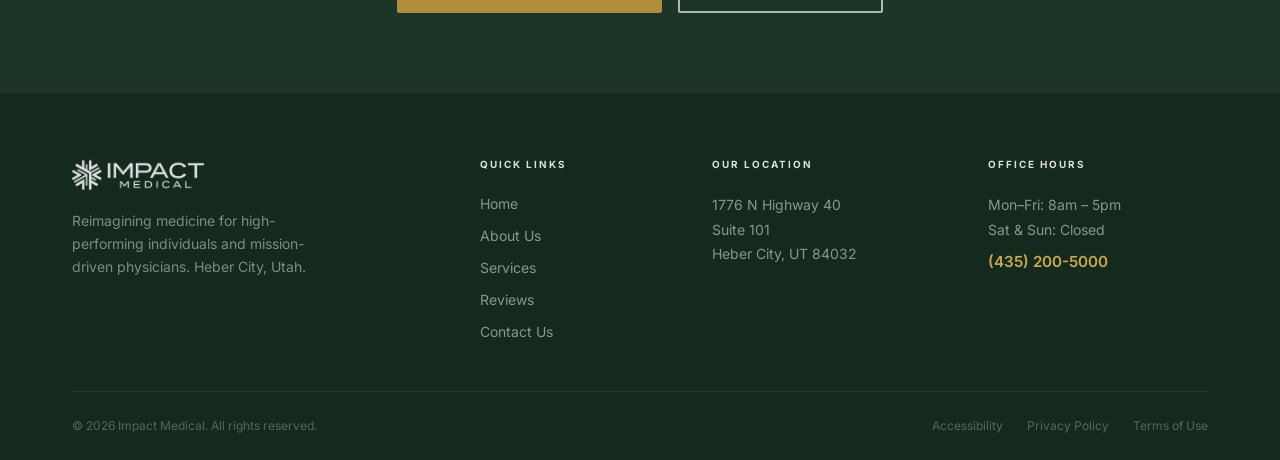
<file: mens-health.html>
<!DOCTYPE html>
<html lang="en">
<head>
  <meta charset="UTF-8">
  <meta name="viewport" content="width=device-width, initial-scale=1.0">
  <title>Men's Health &amp; Hormone Optimization — Impact Medical</title>
  <link rel="stylesheet" href="styles.css">
</head>
<body>

<!-- NAVIGATION -->
<nav class="nav">
  <div class="nav-inner">
    <a href="index.html" class="nav-logo">
      <img src="logo.png" alt="Impact Medical" class="nav-logo-img" />
    </a>
    <div class="nav-links">
      <a href="about.html">About Us</a>
      <div class="nav-has-dropdown">
        <a href="services.html" class="active">Services <span class="dd-arr">▾</span></a>
        <div class="nav-dropdown-panel">
          <a href="concierge-primary-care.html">Concierge &amp; Primary Care</a>
          <a href="mens-health.html" style="color:var(--gold);">Men's Health &amp; Hormone Optimization</a>
          <a href="womens-health.html">Women's Health &amp; Hormone Optimization</a>
          <a href="cardiometabolic.html">Cardiometabolic Wellness</a>
          <a href="cognitive-health.html">Cognitive Health &amp; Dementia Prevention</a>
          <a href="impact-signature.html">Impact Signature Health Assessment</a>
        </div>
      </div>
      <a href="reviews.html">Reviews</a>
      <a href="contact.html">Contact Us</a>
    </div>
    <div class="nav-actions">
      <span class="nav-phone">(435) 200-5000</span>
      <a href="contact.html" class="btn btn-gold btn-sm">Schedule Consultation</a>
    </div>
  </div>
</nav>

<!-- PAGE HERO -->
<div class="page-hero">
  <div class="page-hero-overlay"></div>
  <div class="page-hero-content">
    <span class="eyebrow">Men's Health</span>
    <h1>Men's Health &amp;<br>Hormone Optimization</h1>
  </div>
</div>

<!-- BREADCRUMB -->
<div style="background:var(--off-white);border-bottom:1px solid var(--cream-dark);padding:0.85rem 0;">
  <div class="container" style="font-size:0.78rem;color:#888;">
    <a href="index.html" style="color:#888;text-decoration:none;">Home</a> &nbsp;/&nbsp;
    <a href="services.html" style="color:#888;text-decoration:none;">Services</a> &nbsp;/&nbsp;
    <span style="color:var(--text);">Men's Health &amp; Hormone Optimization</span>
  </div>
</div>

<!-- INTRO -->
<section class="section" style="background:#fff;">
  <div class="container">
    <div class="svc-detail">
      <div class="svc-detail-text">
        <span class="eyebrow">Optimize Your Health</span>
        <h2>Feel Like Yourself Again</h2>
        <div class="divider"></div>
        <p style="color:#505050;margin-bottom:1rem;">Hormonal decline in men is gradual, often dismissed as "just aging" — but it doesn't have to be. Low testosterone, disrupted sleep, metabolic slowdown, and declining energy and libido are measurable, treatable conditions. We treat them precisely.</p>
        <p style="color:#505050;margin-bottom:1rem;">Our men's health programs begin with comprehensive hormone and metabolic panels, then progress to a fully individualized 3-month protocol built around your specific numbers, symptoms, and goals. Every protocol is physician-designed and closely monitored.</p>
        <p style="color:#505050;">Whether you're experiencing fatigue, weight gain, low drive, brain fog, or simply know something is off — Impact Medical gives you the answers and the solution.</p>
        <div class="price-badge" style="margin-top:1.75rem;">
          <span class="price-badge-label">3-Month Program Starting At</span>
          <span class="price-badge-value">$975</span>
        </div>
        <a href="contact.html" class="btn btn-gold" style="margin-top:1.5rem;">Schedule a Consultation</a>
      </div>
      <div class="svc-detail-image">
        <div class="ph ph-portrait ph-tall" data-label="Men's Health Photo"></div>
      </div>
    </div>
  </div>
</section>

<!-- SYMPTOMS WE ADDRESS -->
<section class="section bg-off-white">
  <div class="container">
    <div style="text-align:center;margin-bottom:3rem;">
      <span class="eyebrow">Do You Experience</span>
      <h2>Signs You May Need Hormone Optimization</h2>
      <div class="divider divider-center" style="margin-top:1rem;"></div>
    </div>
    <div style="display:grid;grid-template-columns:repeat(3,1fr);gap:1.5rem;max-width:900px;margin:0 auto;">
      <div style="display:flex;align-items:flex-start;gap:0.75rem;">
        <span style="color:var(--gold);font-size:1rem;margin-top:0.1rem;">✦</span>
        <span style="color:#505050;font-size:0.9rem;">Persistent fatigue or low energy despite adequate sleep</span>
      </div>
      <div style="display:flex;align-items:flex-start;gap:0.75rem;">
        <span style="color:var(--gold);font-size:1rem;margin-top:0.1rem;">✦</span>
        <span style="color:#505050;font-size:0.9rem;">Reduced muscle mass, strength, or difficulty maintaining weight</span>
      </div>
      <div style="display:flex;align-items:flex-start;gap:0.75rem;">
        <span style="color:var(--gold);font-size:1rem;margin-top:0.1rem;">✦</span>
        <span style="color:#505050;font-size:0.9rem;">Decreased sex drive or sexual performance concerns</span>
      </div>
      <div style="display:flex;align-items:flex-start;gap:0.75rem;">
        <span style="color:var(--gold);font-size:1rem;margin-top:0.1rem;">✦</span>
        <span style="color:#505050;font-size:0.9rem;">Brain fog, difficulty concentrating, or mood changes</span>
      </div>
      <div style="display:flex;align-items:flex-start;gap:0.75rem;">
        <span style="color:var(--gold);font-size:1rem;margin-top:0.1rem;">✦</span>
        <span style="color:#505050;font-size:0.9rem;">Poor sleep quality or disrupted sleep patterns</span>
      </div>
      <div style="display:flex;align-items:flex-start;gap:0.75rem;">
        <span style="color:var(--gold);font-size:1rem;margin-top:0.1rem;">✦</span>
        <span style="color:#505050;font-size:0.9rem;">Increased body fat, particularly around the abdomen</span>
      </div>
      <div style="display:flex;align-items:flex-start;gap:0.75rem;">
        <span style="color:var(--gold);font-size:1rem;margin-top:0.1rem;">✦</span>
        <span style="color:#505050;font-size:0.9rem;">Hair thinning or hair loss</span>
      </div>
      <div style="display:flex;align-items:flex-start;gap:0.75rem;">
        <span style="color:var(--gold);font-size:1rem;margin-top:0.1rem;">✦</span>
        <span style="color:#505050;font-size:0.9rem;">Reduced motivation, drive, or competitive edge</span>
      </div>
      <div style="display:flex;align-items:flex-start;gap:0.75rem;">
        <span style="color:var(--gold);font-size:1rem;margin-top:0.1rem;">✦</span>
        <span style="color:#505050;font-size:0.9rem;">General sense that something is "off" but labs look "normal"</span>
      </div>
    </div>
  </div>
</section>

<!-- SERVICES OFFERED -->
<section class="section" style="background:#fff;">
  <div class="container">
    <div style="text-align:center;margin-bottom:3rem;">
      <span class="eyebrow">Our Services</span>
      <h2>Men's Health Services at Impact Medical</h2>
      <div class="divider divider-center" style="margin-top:1rem;"></div>
    </div>

    <!-- Hormone Optimization -->
    <div class="svc-detail" style="padding-bottom:3rem;margin-bottom:3rem;border-bottom:1px solid var(--cream-dark);">
      <div class="svc-detail-text">
        <div class="svc-detail-num" style="font-size:0.65rem;letter-spacing:0.2em;margin-bottom:0.75rem;">01</div>
        <h3>Hormone Evaluation &amp; Optimization</h3>
        <p style="color:#505050;margin-bottom:1rem;">We begin with a comprehensive male hormone panel — not just total testosterone, but a complete picture including free testosterone, DHEA-S, estradiol, cortisol, SHBG, thyroid hormones, and metabolic markers. Understanding your full hormonal landscape is the foundation for effective treatment.</p>
        <p style="color:#505050;margin-bottom:1rem;">Based on your results, symptoms, and goals, we design a personalized 3-month treatment protocol with regular monitoring, dose adjustments, and physician check-ins throughout.</p>
        <div class="svc-bullets">
          <div class="svc-bullet">Comprehensive male hormone panel</div>
          <div class="svc-bullet">Testosterone Replacement Therapy (TRT) — injections, pellets, or topical</div>
          <div class="svc-bullet">DHEA, pregnenolone, and adrenal support</div>
          <div class="svc-bullet">Thyroid optimization</div>
          <div class="svc-bullet">Ongoing monitoring and protocol refinement</div>
        </div>
      </div>
      <div class="svc-detail-image">
        <div class="ph ph-clinical" style="height:320px;" data-label="Lab / Clinical Photo"></div>
      </div>
    </div>

    <!-- Sexual Health -->
    <div class="svc-detail reverse" style="padding-bottom:3rem;margin-bottom:3rem;border-bottom:1px solid var(--cream-dark);">
      <div class="svc-detail-text">
        <div class="svc-detail-num" style="font-size:0.65rem;letter-spacing:0.2em;margin-bottom:0.75rem;">02</div>
        <h3>Sexual Health</h3>
        <p style="color:#505050;margin-bottom:1rem;">Sexual health is an essential component of overall wellness — and one that many men feel uncomfortable discussing with a traditional doctor. At Impact Medical, we create a direct, judgment-free environment to address these concerns with science-based, effective solutions.</p>
        <div class="svc-bullets">
          <div class="svc-bullet">Erectile dysfunction evaluation and treatment</div>
          <div class="svc-bullet">Libido restoration and sexual performance optimization</div>
          <div class="svc-bullet">Hormone-based and non-hormone treatment options</div>
          <div class="svc-bullet">Vascular and metabolic contributors to sexual health</div>
        </div>
      </div>
      <div class="svc-detail-image">
        <div class="ph ph-warm" style="height:320px;" data-label="Men's Health Consultation Photo"></div>
      </div>
    </div>

    <!-- Hair Loss -->
    <div class="svc-detail">
      <div class="svc-detail-text">
        <div class="svc-detail-num" style="font-size:0.65rem;letter-spacing:0.2em;margin-bottom:0.75rem;">03</div>
        <h3>Hair Loss Treatment</h3>
        <p style="color:#505050;margin-bottom:1rem;">Male pattern hair loss is closely tied to hormonal changes and genetic factors. We address the underlying hormonal environment as part of a broader optimization plan, with targeted treatment options to slow progression and promote hair regrowth.</p>
        <div class="svc-bullets">
          <div class="svc-bullet">Hormonal and nutritional assessment for hair loss drivers</div>
          <div class="svc-bullet">DHT-blocking therapy and scalp support protocols</div>
          <div class="svc-bullet">Integrated with overall hormone optimization plan</div>
          <div class="svc-bullet">Progress monitoring and protocol adjustment</div>
        </div>
      </div>
      <div class="svc-detail-image">
        <div class="ph ph-portrait" style="height:320px;" data-label="Hair Loss Treatment Photo"></div>
      </div>
    </div>

  </div>
</section>

<!-- PHYSICIAN HIGHLIGHT -->
<section class="section bg-cream">
  <div class="container">
    <div class="physician-highlight">
      <div class="ph ph-portrait" style="height:360px;width:320px;flex-shrink:0;" data-label="Dr. Ben Fogg — Men's Health Lead"></div>
      <div>
        <span class="eyebrow">Your Physician</span>
        <h2>Dr. Ben Fogg, MD, MS</h2>
        <div class="divider"></div>
        <p style="color:#505050;margin-bottom:1rem;">Medical Director and lead hormone optimization physician at Impact Medical. Dr. Fogg combines a rigorous clinical and research background with deep expertise in male hormone health — designing individualized protocols that restore energy, body composition, and vitality for men of all ages.</p>
        <p style="color:#505050;">His approach is data-driven and patient-centered: every protocol is built on your specific labs, symptoms, and goals — not a template.</p>
        <a href="about.html" class="btn btn-outline-gold" style="margin-top:1.5rem;">Meet the Full Team</a>
      </div>
    </div>
  </div>
</section>

<!-- CTA -->
<section style="background:var(--green-800);padding:5rem 0;">
  <div class="container" style="text-align:center;">
    <span class="eyebrow eyebrow-light">Get Started</span>
    <h2 style="color:#fff;margin-bottom:1rem;">Ready to Optimize Your Health?</h2>
    <p style="color:rgba(255,255,255,0.7);max-width:520px;margin:0 auto 2rem;">Schedule a consultation with Dr. Fogg and begin your personalized 3-month hormone optimization program.</p>
    <div style="display:flex;justify-content:center;gap:1rem;flex-wrap:wrap;">
      <a href="contact.html" class="btn btn-gold">Schedule a Consultation</a>
      <a href="services.html" class="btn btn-outline-white">View All Services</a>
    </div>
  </div>
</section>

<!-- FOOTER -->
<footer class="footer">
  <div class="container">
    <div class="footer-grid">
      <div class="footer-brand">
        <div style="margin-bottom:1rem;">
          <img src="logo.png" alt="Impact Medical" class="footer-logo-img" />
        </div>
        <p>Reimagining medicine for high-performing individuals and mission-driven physicians. Heber City, Utah.</p>
      </div>
      <div>
        <div class="footer-col-title">Quick Links</div>
        <nav class="footer-nav">
          <a href="index.html">Home</a>
          <a href="about.html">About Us</a>
          <a href="services.html">Services</a>
          <a href="reviews.html">Reviews</a>
          <a href="contact.html">Contact Us</a>
        </nav>
      </div>
      <div>
        <div class="footer-col-title">Our Location</div>
        <p class="footer-info">1776 N Highway 40<br>Suite 101<br>Heber City, UT 84032</p>
      </div>
      <div>
        <div class="footer-col-title">Office Hours</div>
        <p class="footer-info">Mon–Fri: 8am – 5pm<br>Sat &amp; Sun: Closed</p>
        <a href="tel:4352005000" class="footer-phone">(435) 200-5000</a>
      </div>
    </div>
    <div class="footer-bottom">
      <span>© 2026 Impact Medical. All rights reserved.</span>
      <div class="footer-legal">
        <a href="#">Accessibility</a>
        <a href="#">Privacy Policy</a>
        <a href="#">Terms of Use</a>
      </div>
    </div>
  </div>
</footer>

</body>
</html>
</file>
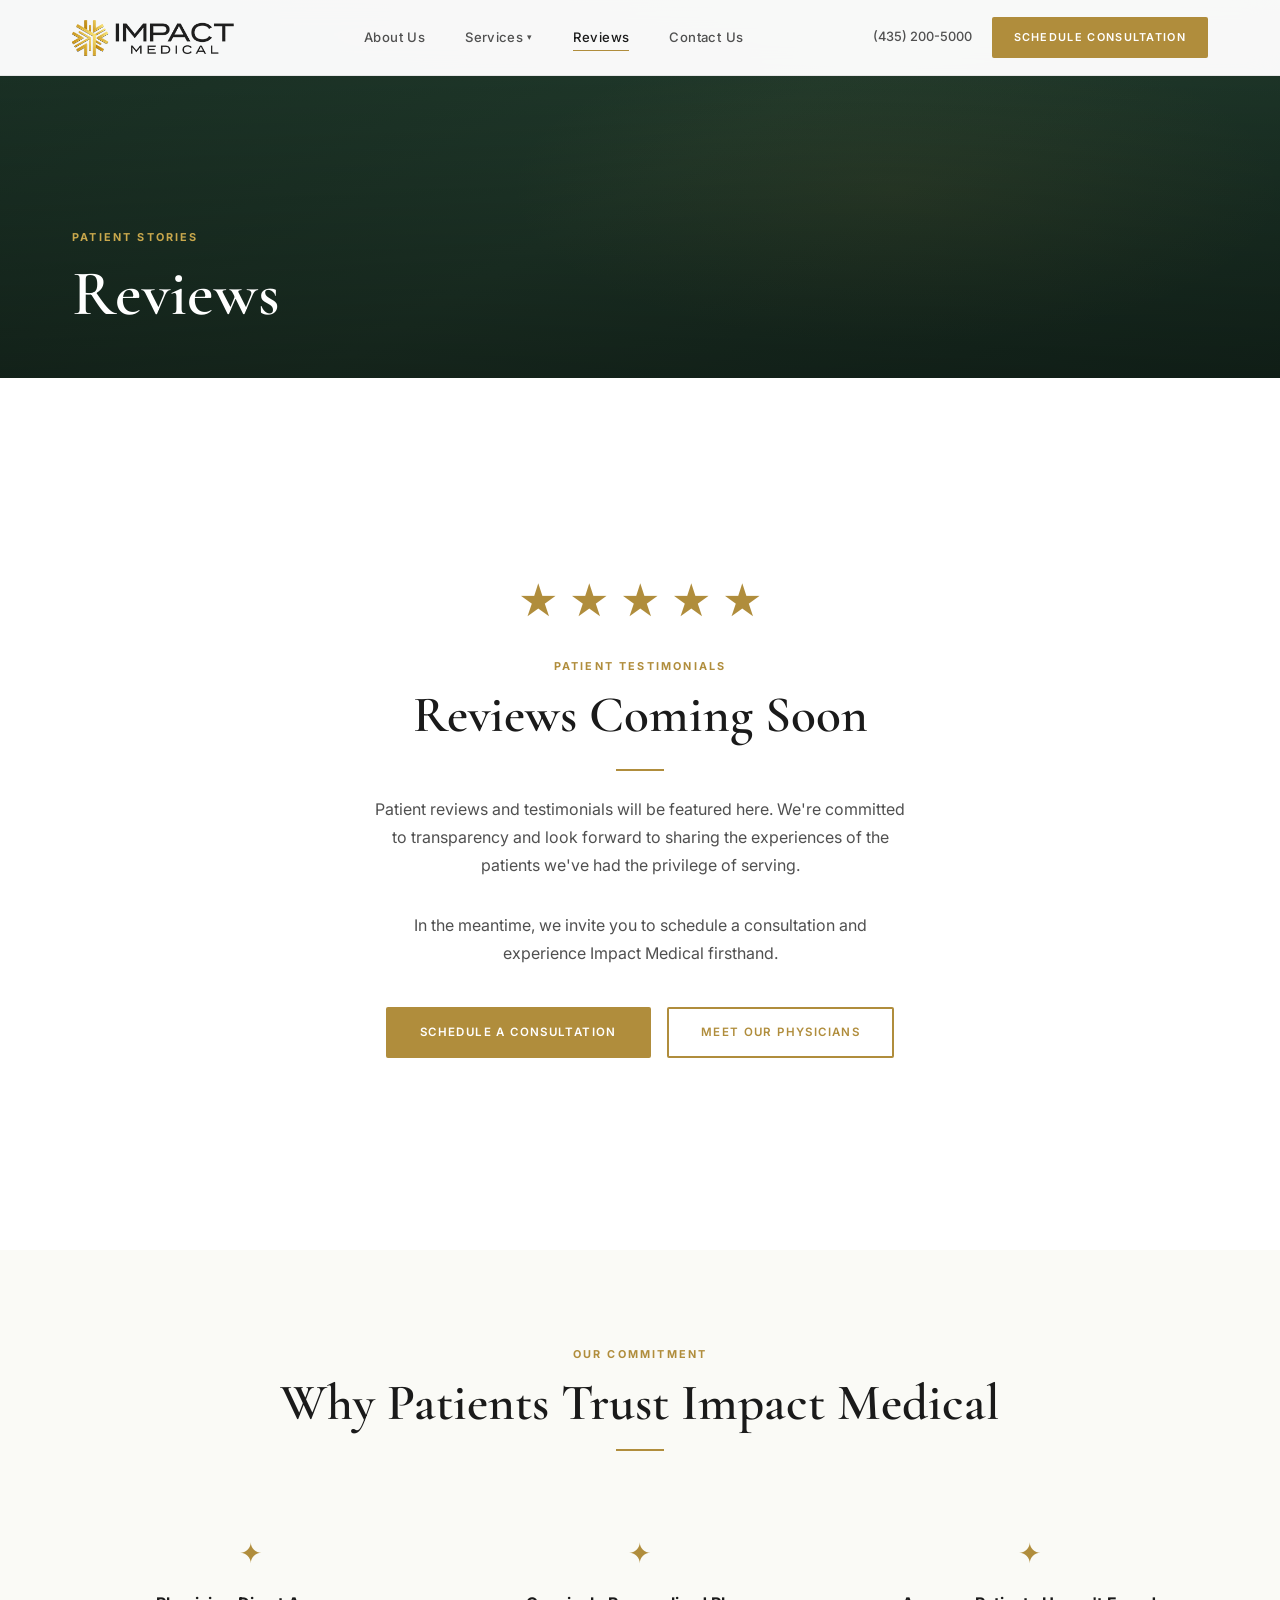
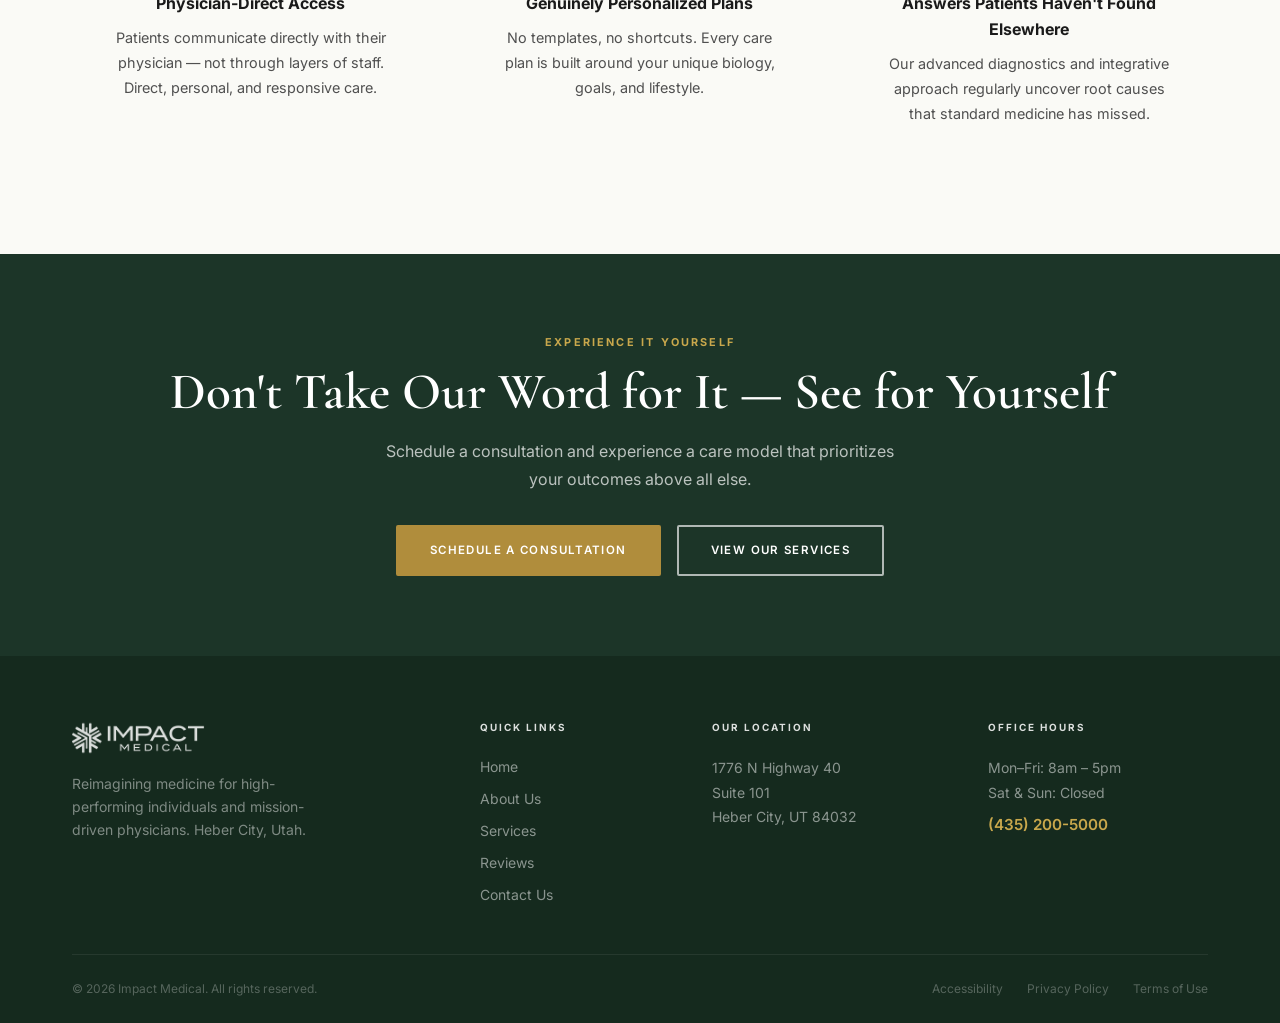
<file: reviews.html>
<!DOCTYPE html>
<html lang="en">
<head>
  <meta charset="UTF-8">
  <meta name="viewport" content="width=device-width, initial-scale=1.0">
  <title>Reviews — Impact Medical</title>
  <link rel="stylesheet" href="styles.css">
</head>
<body>

<!-- NAVIGATION -->
<nav class="nav">
  <div class="nav-inner">
    <a href="index.html" class="nav-logo">
      <img src="logo.png" alt="Impact Medical" class="nav-logo-img" />
    </a>
    <div class="nav-links">
      <a href="about.html">About Us</a>
      <div class="nav-has-dropdown">
        <a href="services.html">Services <span class="dd-arr">▾</span></a>
        <div class="nav-dropdown-panel">
          <a href="concierge-primary-care.html">Concierge &amp; Primary Care</a>
          <a href="mens-health.html">Men's Health &amp; Hormone Optimization</a>
          <a href="womens-health.html">Women's Health &amp; Hormone Optimization</a>
          <a href="cardiometabolic.html">Cardiometabolic Wellness</a>
          <a href="cognitive-health.html">Cognitive Health &amp; Dementia Prevention</a>
          <a href="impact-signature.html">Impact Signature Health Assessment</a>
        </div>
      </div>
      <a href="reviews.html" class="active">Reviews</a>
      <a href="contact.html">Contact Us</a>
    </div>
    <div class="nav-actions">
      <span class="nav-phone">(435) 200-5000</span>
      <a href="contact.html" class="btn btn-gold btn-sm">Schedule Consultation</a>
    </div>
  </div>
</nav>

<!-- PAGE HERO -->
<div class="page-hero">
  <div class="page-hero-overlay"></div>
  <div class="page-hero-content">
    <span class="eyebrow">Patient Stories</span>
    <h1>Reviews</h1>
  </div>
</div>

<!-- COMING SOON -->
<section class="section" style="background:#fff;min-height:40vh;display:flex;align-items:center;">
  <div class="container">
    <div class="reviews-coming">
      <div style="font-size:2.5rem;color:var(--gold);margin-bottom:1.5rem;">★ ★ ★ ★ ★</div>
      <span class="eyebrow">Patient Testimonials</span>
      <h2>Reviews Coming Soon</h2>
      <div class="divider divider-center" style="margin:1.5rem auto;"></div>
      <p>Patient reviews and testimonials will be featured here. We're committed to transparency and look forward to sharing the experiences of the patients we've had the privilege of serving.</p>
      <p style="margin-top:0.75rem;">In the meantime, we invite you to schedule a consultation and experience Impact Medical firsthand.</p>
      <div style="display:flex;justify-content:center;gap:1rem;flex-wrap:wrap;margin-top:2.5rem;">
        <a href="contact.html" class="btn btn-gold">Schedule a Consultation</a>
        <a href="about.html" class="btn btn-outline-gold">Meet Our Physicians</a>
      </div>
    </div>
  </div>
</section>

<!-- WHY PATIENTS CHOOSE US (filler for the page) -->
<section class="section bg-off-white">
  <div class="container">
    <div style="text-align:center;margin-bottom:3rem;">
      <span class="eyebrow">Our Commitment</span>
      <h2>Why Patients Trust Impact Medical</h2>
      <div class="divider divider-center" style="margin-top:1rem;"></div>
    </div>
    <div style="display:grid;grid-template-columns:repeat(3,1fr);gap:2rem;">
      <div style="text-align:center;padding:2rem;">
        <div style="color:var(--gold);font-size:1.75rem;margin-bottom:1rem;">✦</div>
        <h4 style="margin-bottom:0.5rem;">Physician-Direct Access</h4>
        <p style="color:#505050;font-size:0.9rem;">Patients communicate directly with their physician — not through layers of staff. Direct, personal, and responsive care.</p>
      </div>
      <div style="text-align:center;padding:2rem;">
        <div style="color:var(--gold);font-size:1.75rem;margin-bottom:1rem;">✦</div>
        <h4 style="margin-bottom:0.5rem;">Genuinely Personalized Plans</h4>
        <p style="color:#505050;font-size:0.9rem;">No templates, no shortcuts. Every care plan is built around your unique biology, goals, and lifestyle.</p>
      </div>
      <div style="text-align:center;padding:2rem;">
        <div style="color:var(--gold);font-size:1.75rem;margin-bottom:1rem;">✦</div>
        <h4 style="margin-bottom:0.5rem;">Answers Patients Haven't Found Elsewhere</h4>
        <p style="color:#505050;font-size:0.9rem;">Our advanced diagnostics and integrative approach regularly uncover root causes that standard medicine has missed.</p>
      </div>
    </div>
  </div>
</section>

<!-- CTA -->
<section style="background:var(--green-800);padding:5rem 0;">
  <div class="container" style="text-align:center;">
    <span class="eyebrow eyebrow-light">Experience It Yourself</span>
    <h2 style="color:#fff;margin-bottom:1rem;">Don't Take Our Word for It — See for Yourself</h2>
    <p style="color:rgba(255,255,255,0.7);max-width:520px;margin:0 auto 2rem;">Schedule a consultation and experience a care model that prioritizes your outcomes above all else.</p>
    <div style="display:flex;justify-content:center;gap:1rem;flex-wrap:wrap;">
      <a href="contact.html" class="btn btn-gold">Schedule a Consultation</a>
      <a href="services.html" class="btn btn-outline-white">View Our Services</a>
    </div>
  </div>
</section>

<!-- FOOTER -->
<footer class="footer">
  <div class="container">
    <div class="footer-grid">
      <div class="footer-brand">
        <div style="margin-bottom:1rem;">
          <img src="logo.png" alt="Impact Medical" class="footer-logo-img" />
        </div>
        <p>Reimagining medicine for high-performing individuals and mission-driven physicians. Heber City, Utah.</p>
      </div>
      <div>
        <div class="footer-col-title">Quick Links</div>
        <nav class="footer-nav">
          <a href="index.html">Home</a>
          <a href="about.html">About Us</a>
          <a href="services.html">Services</a>
          <a href="reviews.html">Reviews</a>
          <a href="contact.html">Contact Us</a>
        </nav>
      </div>
      <div>
        <div class="footer-col-title">Our Location</div>
        <p class="footer-info">1776 N Highway 40<br>Suite 101<br>Heber City, UT 84032</p>
      </div>
      <div>
        <div class="footer-col-title">Office Hours</div>
        <p class="footer-info">Mon–Fri: 8am – 5pm<br>Sat &amp; Sun: Closed</p>
        <a href="tel:4352005000" class="footer-phone">(435) 200-5000</a>
      </div>
    </div>
    <div class="footer-bottom">
      <span>© 2026 Impact Medical. All rights reserved.</span>
      <div class="footer-legal">
        <a href="#">Accessibility</a>
        <a href="#">Privacy Policy</a>
        <a href="#">Terms of Use</a>
      </div>
    </div>
  </div>
</footer>

</body>
</html>
</file>
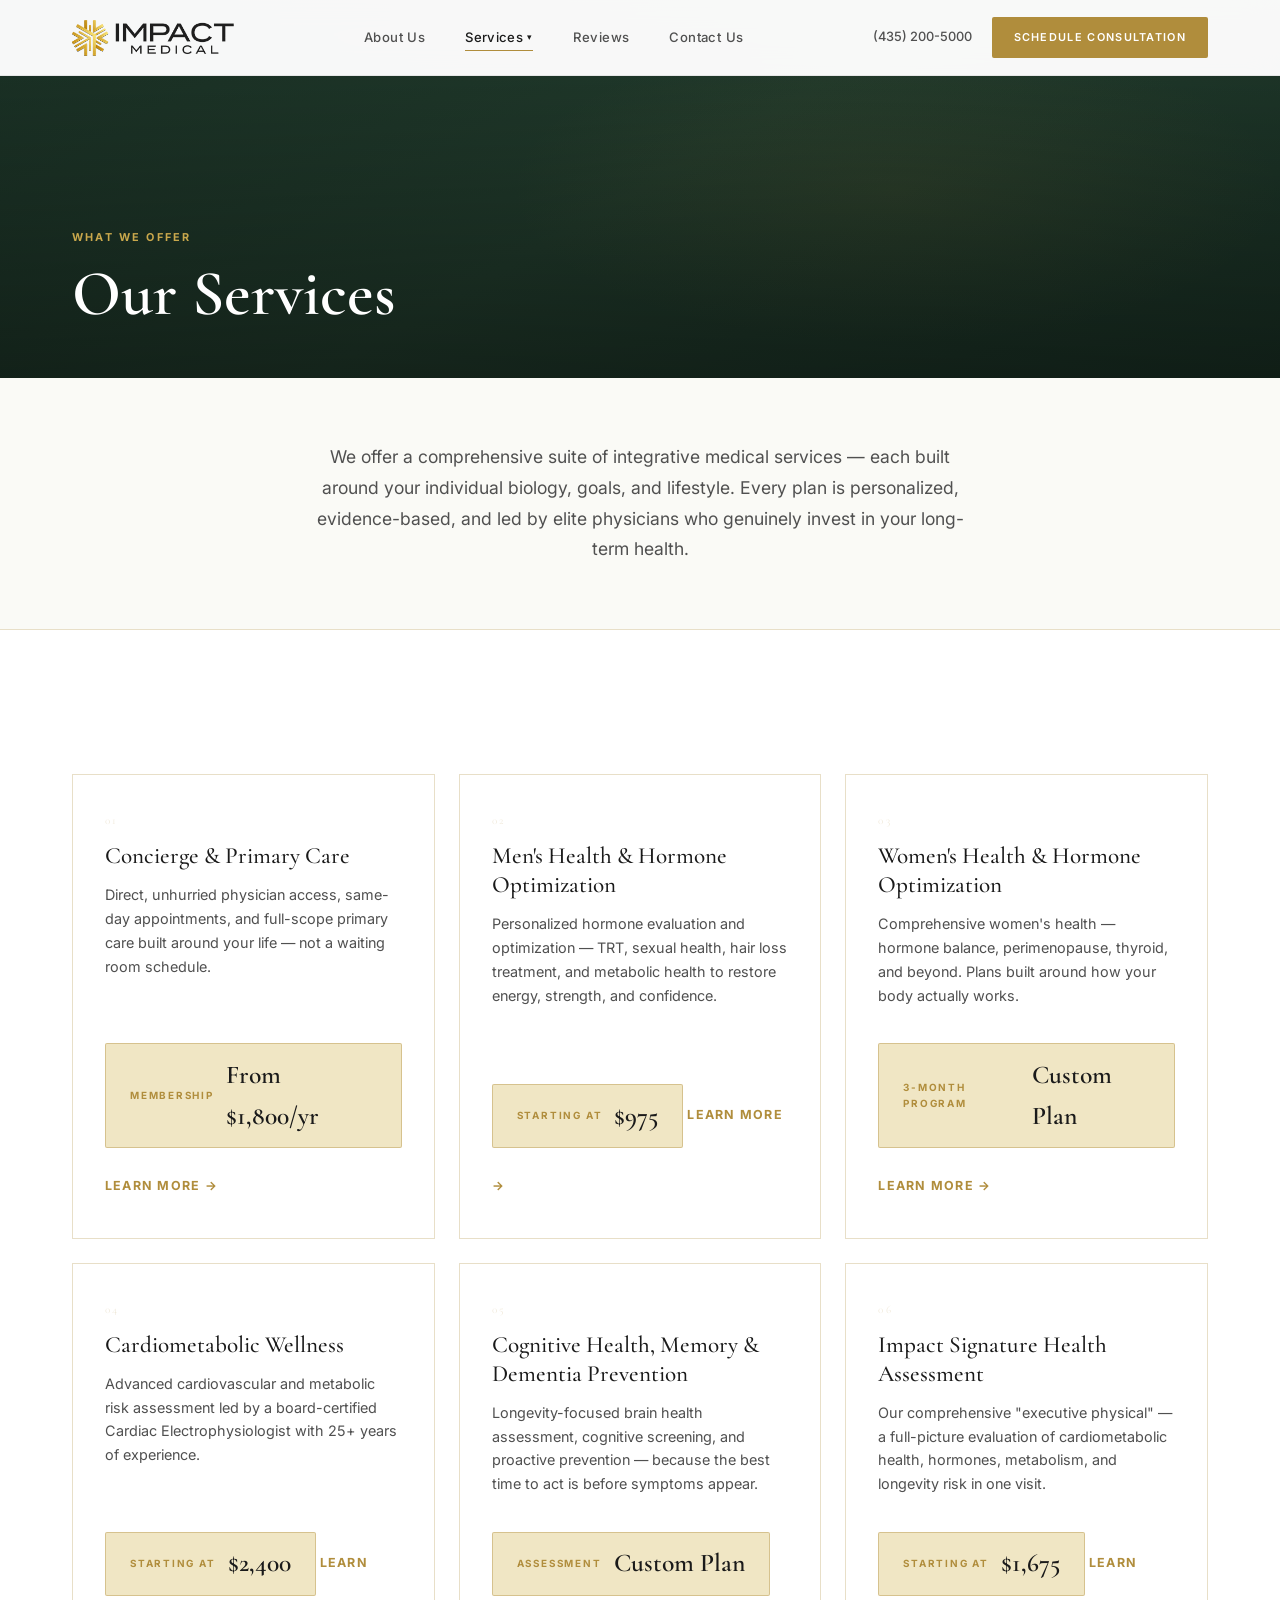
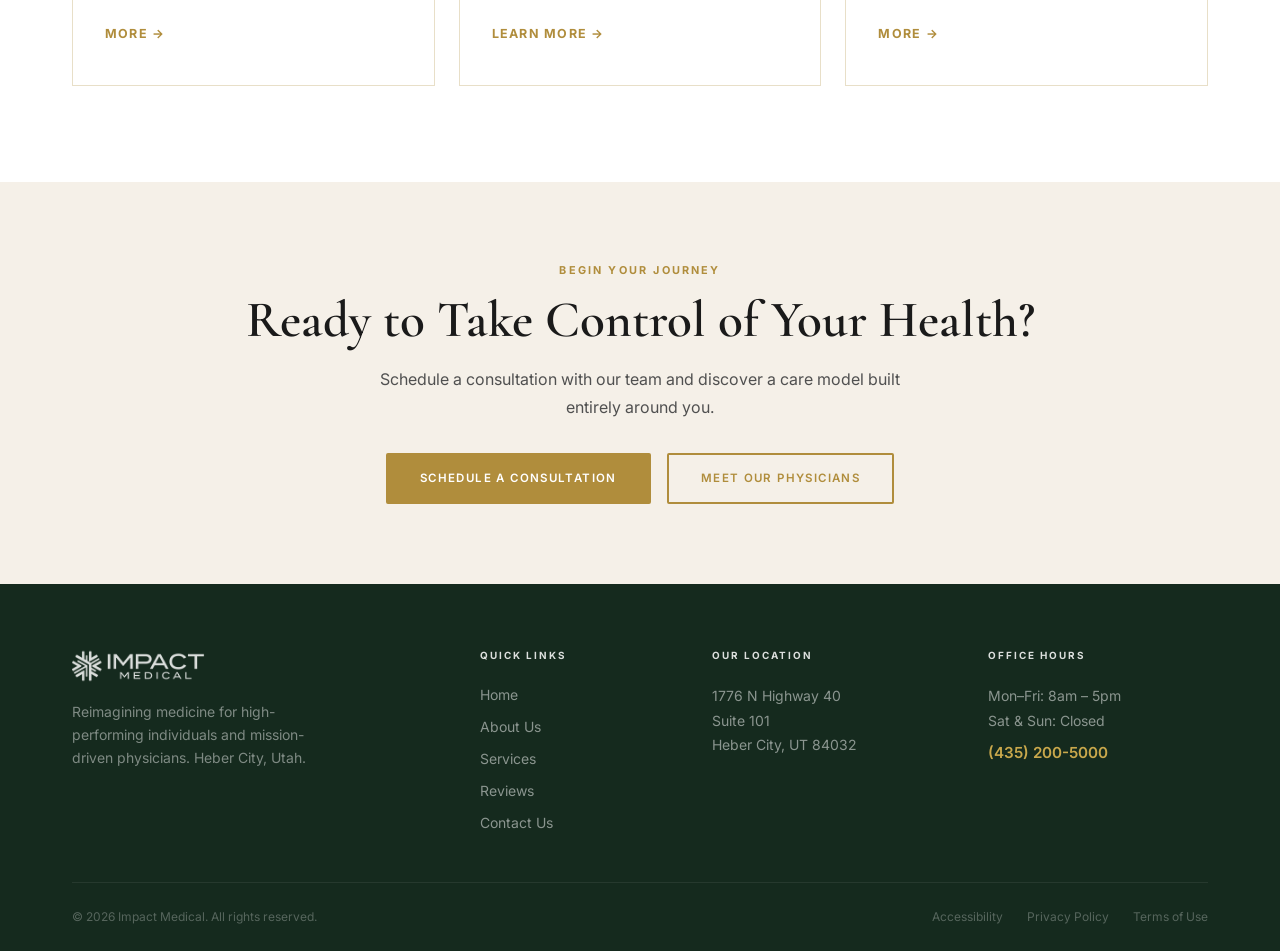
<file: services.html>
<!DOCTYPE html>
<html lang="en">
<head>
  <meta charset="UTF-8">
  <meta name="viewport" content="width=device-width, initial-scale=1.0">
  <title>Services — Impact Medical</title>
  <link rel="stylesheet" href="styles.css">
</head>
<body>

<!-- NAVIGATION -->
<nav class="nav">
  <div class="nav-inner">
    <a href="index.html" class="nav-logo">
      <img src="logo.png" alt="Impact Medical" class="nav-logo-img" />
    </a>
    <div class="nav-links">
      <a href="about.html">About Us</a>
      <div class="nav-has-dropdown">
        <a href="services.html" class="active">Services <span class="dd-arr">▾</span></a>
        <div class="nav-dropdown-panel">
          <a href="concierge-primary-care.html">Concierge &amp; Primary Care</a>
          <a href="mens-health.html">Men's Health &amp; Hormone Optimization</a>
          <a href="womens-health.html">Women's Health &amp; Hormone Optimization</a>
          <a href="cardiometabolic.html">Cardiometabolic Wellness</a>
          <a href="cognitive-health.html">Cognitive Health &amp; Dementia Prevention</a>
          <a href="impact-signature.html">Impact Signature Health Assessment</a>
        </div>
      </div>
      <a href="reviews.html">Reviews</a>
      <a href="contact.html">Contact Us</a>
    </div>
    <div class="nav-actions">
      <span class="nav-phone">(435) 200-5000</span>
      <a href="contact.html" class="btn btn-gold btn-sm">Schedule Consultation</a>
    </div>
  </div>
</nav>

<!-- PAGE HERO -->
<div class="page-hero">
  <div class="page-hero-overlay"></div>
  <div class="page-hero-content">
    <span class="eyebrow">What We Offer</span>
    <h1>Our Services</h1>
  </div>
</div>

<!-- INTRO -->
<section style="padding:4rem 0;background:#FAFAF6;border-bottom:1px solid #E8DFC8;">
  <div class="container" style="text-align:center;">
    <p style="font-size:1.1rem;color:#505050;max-width:660px;margin:0 auto;">We offer a comprehensive suite of integrative medical services — each built around your individual biology, goals, and lifestyle. Every plan is personalized, evidence-based, and led by elite physicians who genuinely invest in your long-term health.</p>
  </div>
</section>

<!-- SERVICES OVERVIEW GRID -->
<section class="section" style="background:#fff;">
  <div class="container">
    <div class="svc-overview-grid">

      <a href="concierge-primary-care.html" class="svc-overview-card">
        <div class="svc-detail-num" style="font-size:0.7rem;letter-spacing:0.2em;">01</div>
        <h3 style="font-size:1.45rem;margin:0;">Concierge &amp; Primary Care</h3>
        <p style="color:#505050;font-size:0.9rem;flex:1;">Direct, unhurried physician access, same-day appointments, and full-scope primary care built around your life — not a waiting room schedule.</p>
        <div style="margin-top:auto;">
          <div class="price-badge">
            <span class="price-badge-label">Membership</span>
            <span class="price-badge-value">From $1,800/yr</span>
          </div>
          <span style="font-size:0.78rem;font-weight:700;letter-spacing:0.1em;color:var(--gold);text-transform:uppercase;">Learn More →</span>
        </div>
      </a>

      <a href="mens-health.html" class="svc-overview-card">
        <div class="svc-detail-num" style="font-size:0.7rem;letter-spacing:0.2em;">02</div>
        <h3 style="font-size:1.45rem;margin:0;">Men's Health &amp; Hormone Optimization</h3>
        <p style="color:#505050;font-size:0.9rem;flex:1;">Personalized hormone evaluation and optimization — TRT, sexual health, hair loss treatment, and metabolic health to restore energy, strength, and confidence.</p>
        <div style="margin-top:auto;">
          <div class="price-badge">
            <span class="price-badge-label">Starting At</span>
            <span class="price-badge-value">$975</span>
          </div>
          <span style="font-size:0.78rem;font-weight:700;letter-spacing:0.1em;color:var(--gold);text-transform:uppercase;">Learn More →</span>
        </div>
      </a>

      <a href="womens-health.html" class="svc-overview-card">
        <div class="svc-detail-num" style="font-size:0.7rem;letter-spacing:0.2em;">03</div>
        <h3 style="font-size:1.45rem;margin:0;">Women's Health &amp; Hormone Optimization</h3>
        <p style="color:#505050;font-size:0.9rem;flex:1;">Comprehensive women's health — hormone balance, perimenopause, thyroid, and beyond. Plans built around how your body actually works.</p>
        <div style="margin-top:auto;">
          <div class="price-badge">
            <span class="price-badge-label">3-Month Program</span>
            <span class="price-badge-value">Custom Plan</span>
          </div>
          <span style="font-size:0.78rem;font-weight:700;letter-spacing:0.1em;color:var(--gold);text-transform:uppercase;">Learn More →</span>
        </div>
      </a>

      <a href="cardiometabolic.html" class="svc-overview-card">
        <div class="svc-detail-num" style="font-size:0.7rem;letter-spacing:0.2em;">04</div>
        <h3 style="font-size:1.45rem;margin:0;">Cardiometabolic Wellness</h3>
        <p style="color:#505050;font-size:0.9rem;flex:1;">Advanced cardiovascular and metabolic risk assessment led by a board-certified Cardiac Electrophysiologist with 25+ years of experience.</p>
        <div style="margin-top:auto;">
          <div class="price-badge">
            <span class="price-badge-label">Starting At</span>
            <span class="price-badge-value">$2,400</span>
          </div>
          <span style="font-size:0.78rem;font-weight:700;letter-spacing:0.1em;color:var(--gold);text-transform:uppercase;">Learn More →</span>
        </div>
      </a>

      <a href="cognitive-health.html" class="svc-overview-card">
        <div class="svc-detail-num" style="font-size:0.7rem;letter-spacing:0.2em;">05</div>
        <h3 style="font-size:1.45rem;margin:0;">Cognitive Health, Memory &amp; Dementia Prevention</h3>
        <p style="color:#505050;font-size:0.9rem;flex:1;">Longevity-focused brain health assessment, cognitive screening, and proactive prevention — because the best time to act is before symptoms appear.</p>
        <div style="margin-top:auto;">
          <div class="price-badge">
            <span class="price-badge-label">Assessment</span>
            <span class="price-badge-value">Custom Plan</span>
          </div>
          <span style="font-size:0.78rem;font-weight:700;letter-spacing:0.1em;color:var(--gold);text-transform:uppercase;">Learn More →</span>
        </div>
      </a>

      <a href="impact-signature.html" class="svc-overview-card">
        <div class="svc-detail-num" style="font-size:0.7rem;letter-spacing:0.2em;">06</div>
        <h3 style="font-size:1.45rem;margin:0;">Impact Signature Health Assessment</h3>
        <p style="color:#505050;font-size:0.9rem;flex:1;">Our comprehensive "executive physical" — a full-picture evaluation of cardiometabolic health, hormones, metabolism, and longevity risk in one visit.</p>
        <div style="margin-top:auto;">
          <div class="price-badge">
            <span class="price-badge-label">Starting At</span>
            <span class="price-badge-value">$1,675</span>
          </div>
          <span style="font-size:0.78rem;font-weight:700;letter-spacing:0.1em;color:var(--gold);text-transform:uppercase;">Learn More →</span>
        </div>
      </a>

    </div>
  </div>
</section>

<!-- CTA STRIP -->
<section style="background:var(--cream);padding:5rem 0;">
  <div class="container" style="text-align:center;">
    <span class="eyebrow">Begin Your Journey</span>
    <h2 style="margin-bottom:1rem;">Ready to Take Control of Your Health?</h2>
    <p style="color:#505050;max-width:520px;margin:0 auto 2rem;">Schedule a consultation with our team and discover a care model built entirely around you.</p>
    <div style="display:flex;justify-content:center;gap:1rem;flex-wrap:wrap;">
      <a href="contact.html" class="btn btn-gold">Schedule a Consultation</a>
      <a href="about.html" class="btn btn-outline-gold">Meet Our Physicians</a>
    </div>
  </div>
</section>

<!-- FOOTER -->
<footer class="footer">
  <div class="container">
    <div class="footer-grid">
      <div class="footer-brand">
        <div style="margin-bottom:1rem;">
          <img src="logo.png" alt="Impact Medical" class="footer-logo-img" />
        </div>
        <p>Reimagining medicine for high-performing individuals and mission-driven physicians. Heber City, Utah.</p>
      </div>
      <div>
        <div class="footer-col-title">Quick Links</div>
        <nav class="footer-nav">
          <a href="index.html">Home</a>
          <a href="about.html">About Us</a>
          <a href="services.html">Services</a>
          <a href="reviews.html">Reviews</a>
          <a href="contact.html">Contact Us</a>
        </nav>
      </div>
      <div>
        <div class="footer-col-title">Our Location</div>
        <p class="footer-info">1776 N Highway 40<br>Suite 101<br>Heber City, UT 84032</p>
      </div>
      <div>
        <div class="footer-col-title">Office Hours</div>
        <p class="footer-info">Mon–Fri: 8am – 5pm<br>Sat &amp; Sun: Closed</p>
        <a href="tel:4352005000" class="footer-phone">(435) 200-5000</a>
      </div>
    </div>
    <div class="footer-bottom">
      <span>© 2026 Impact Medical. All rights reserved.</span>
      <div class="footer-legal">
        <a href="#">Accessibility</a>
        <a href="#">Privacy Policy</a>
        <a href="#">Terms of Use</a>
      </div>
    </div>
  </div>
</footer>

</body>
</html>
</file>
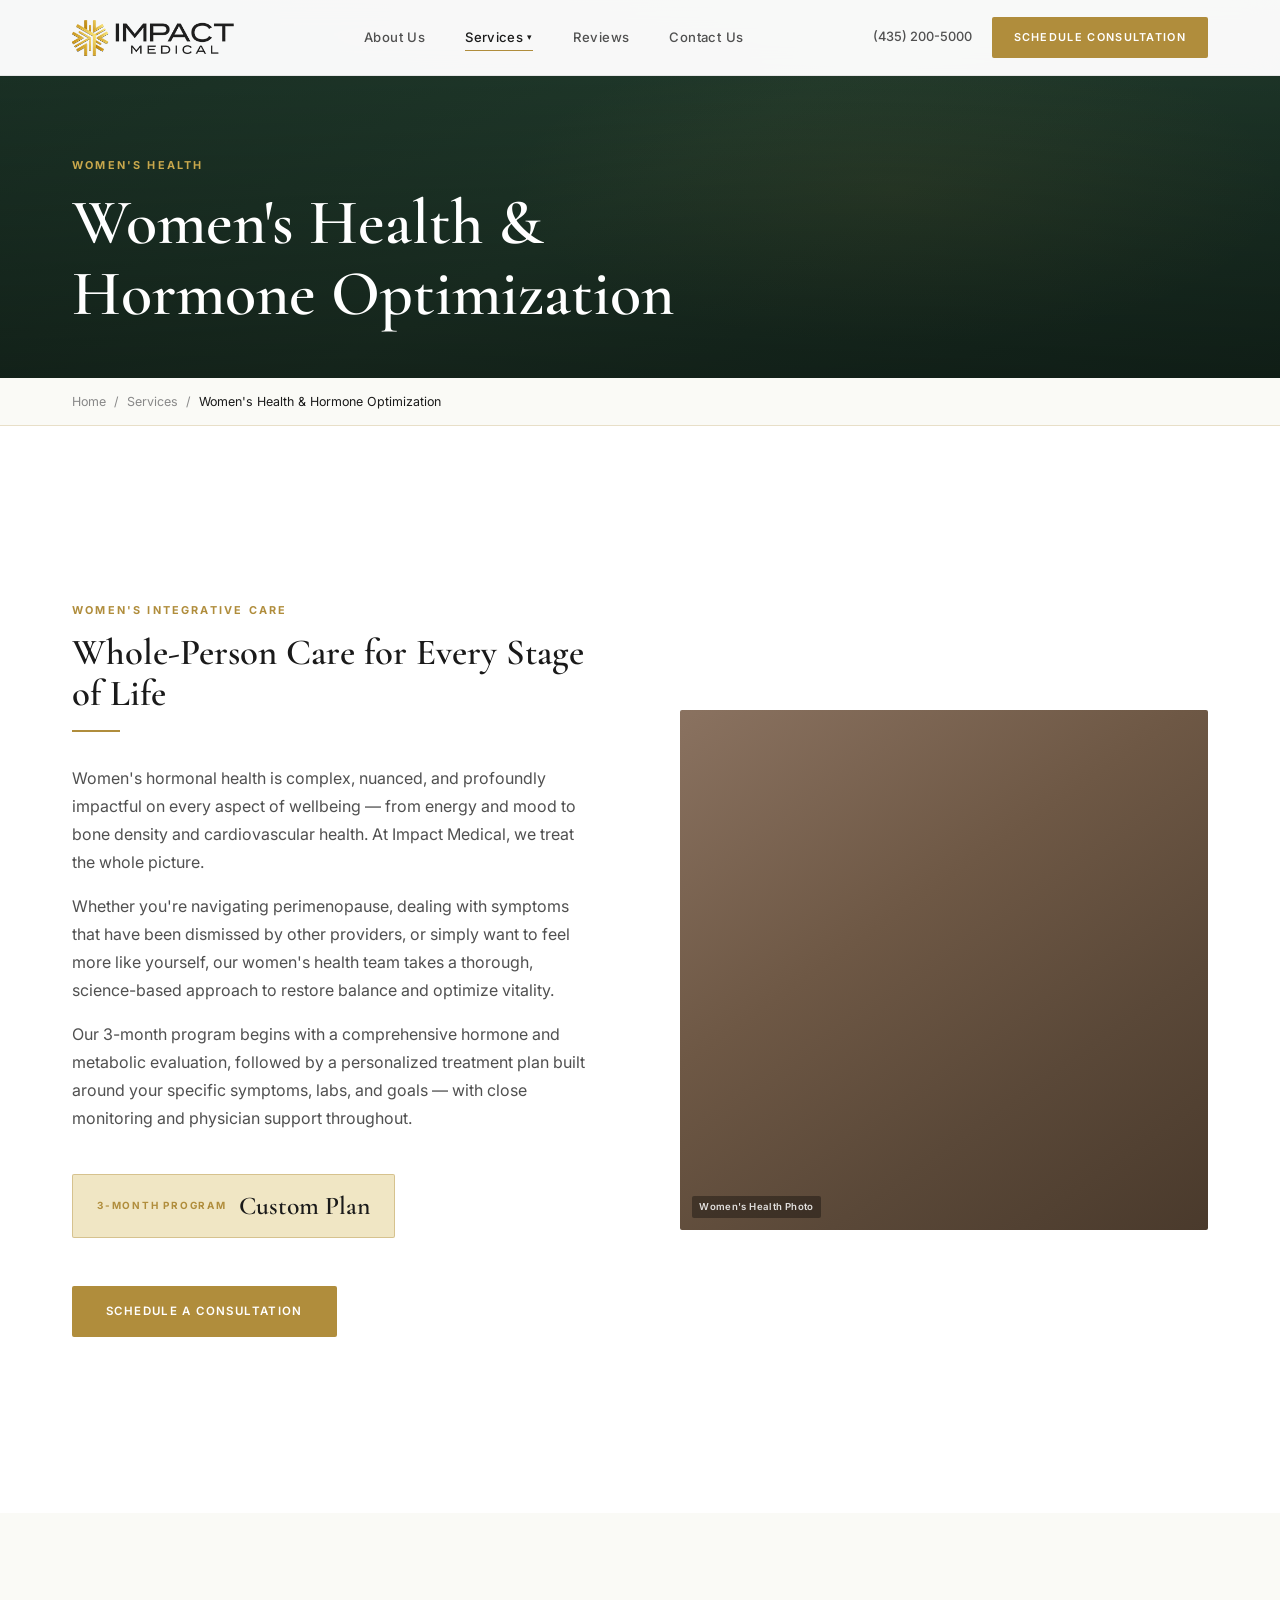
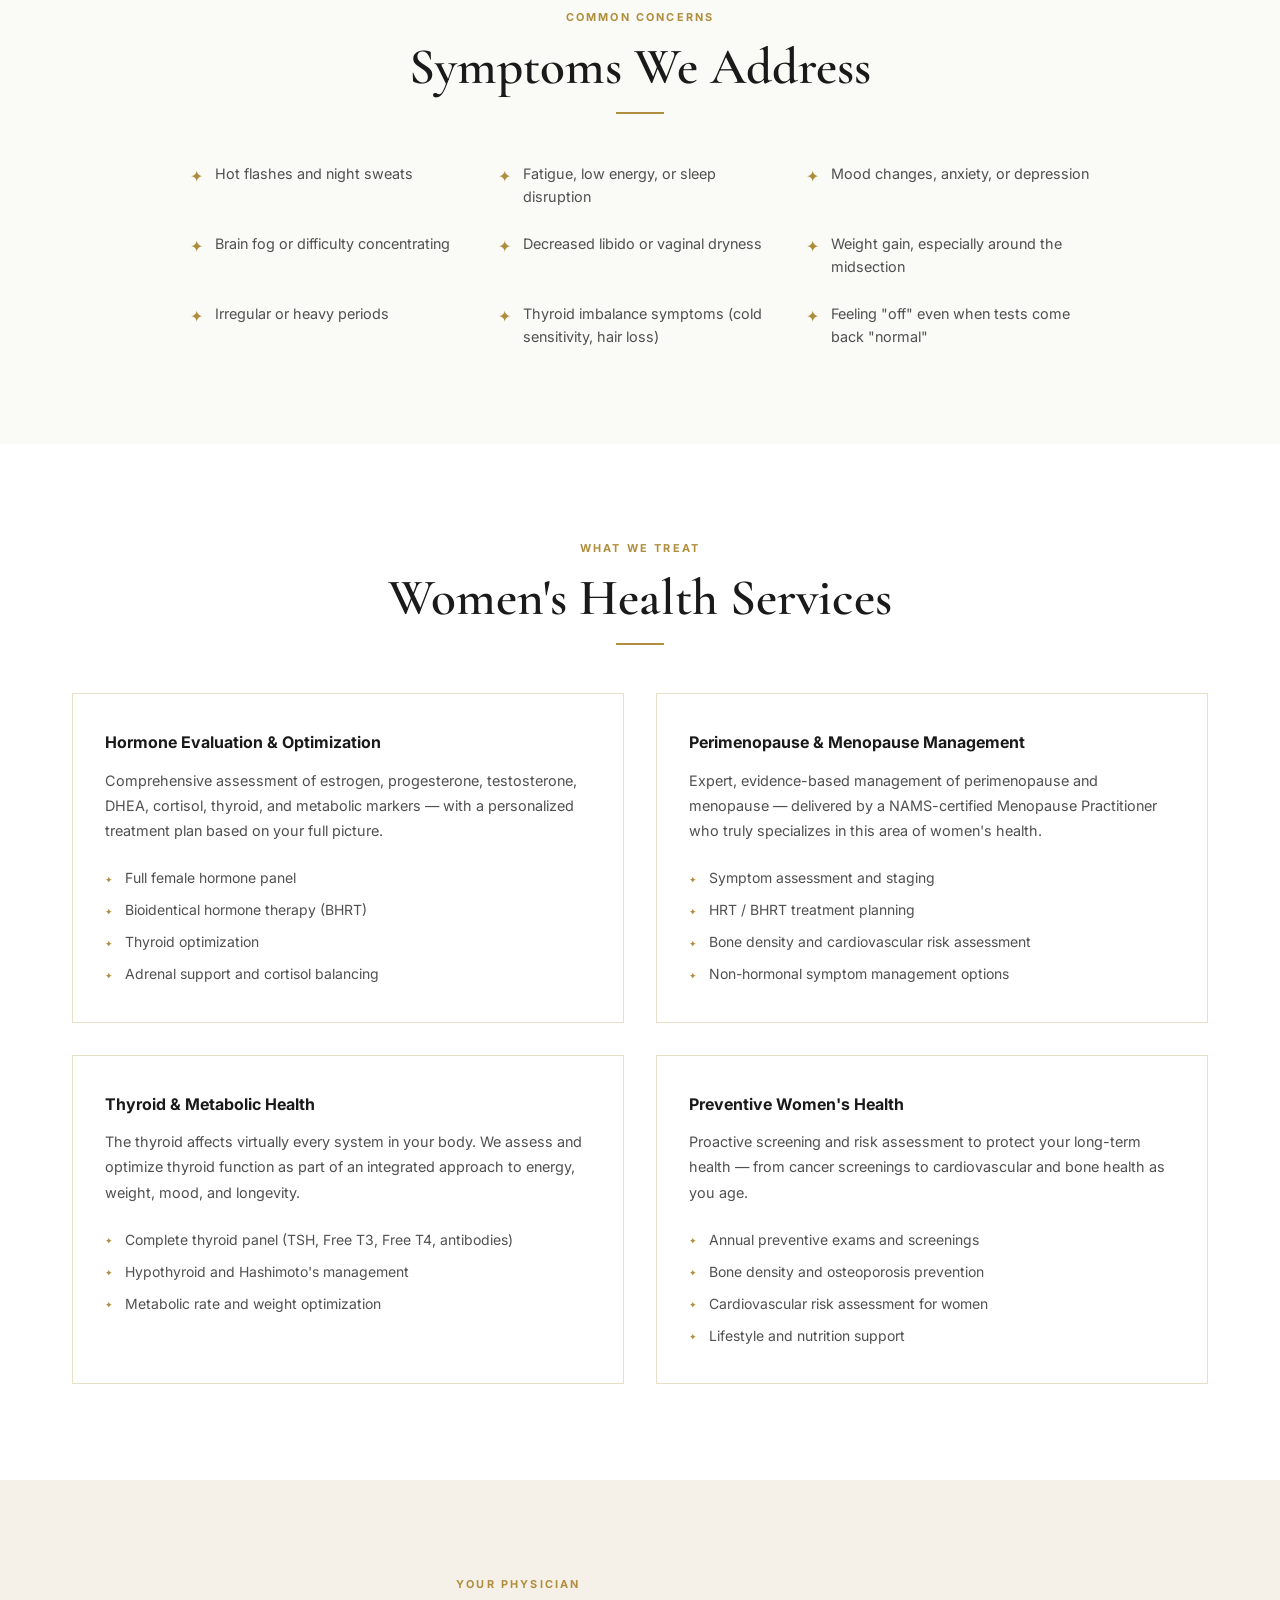
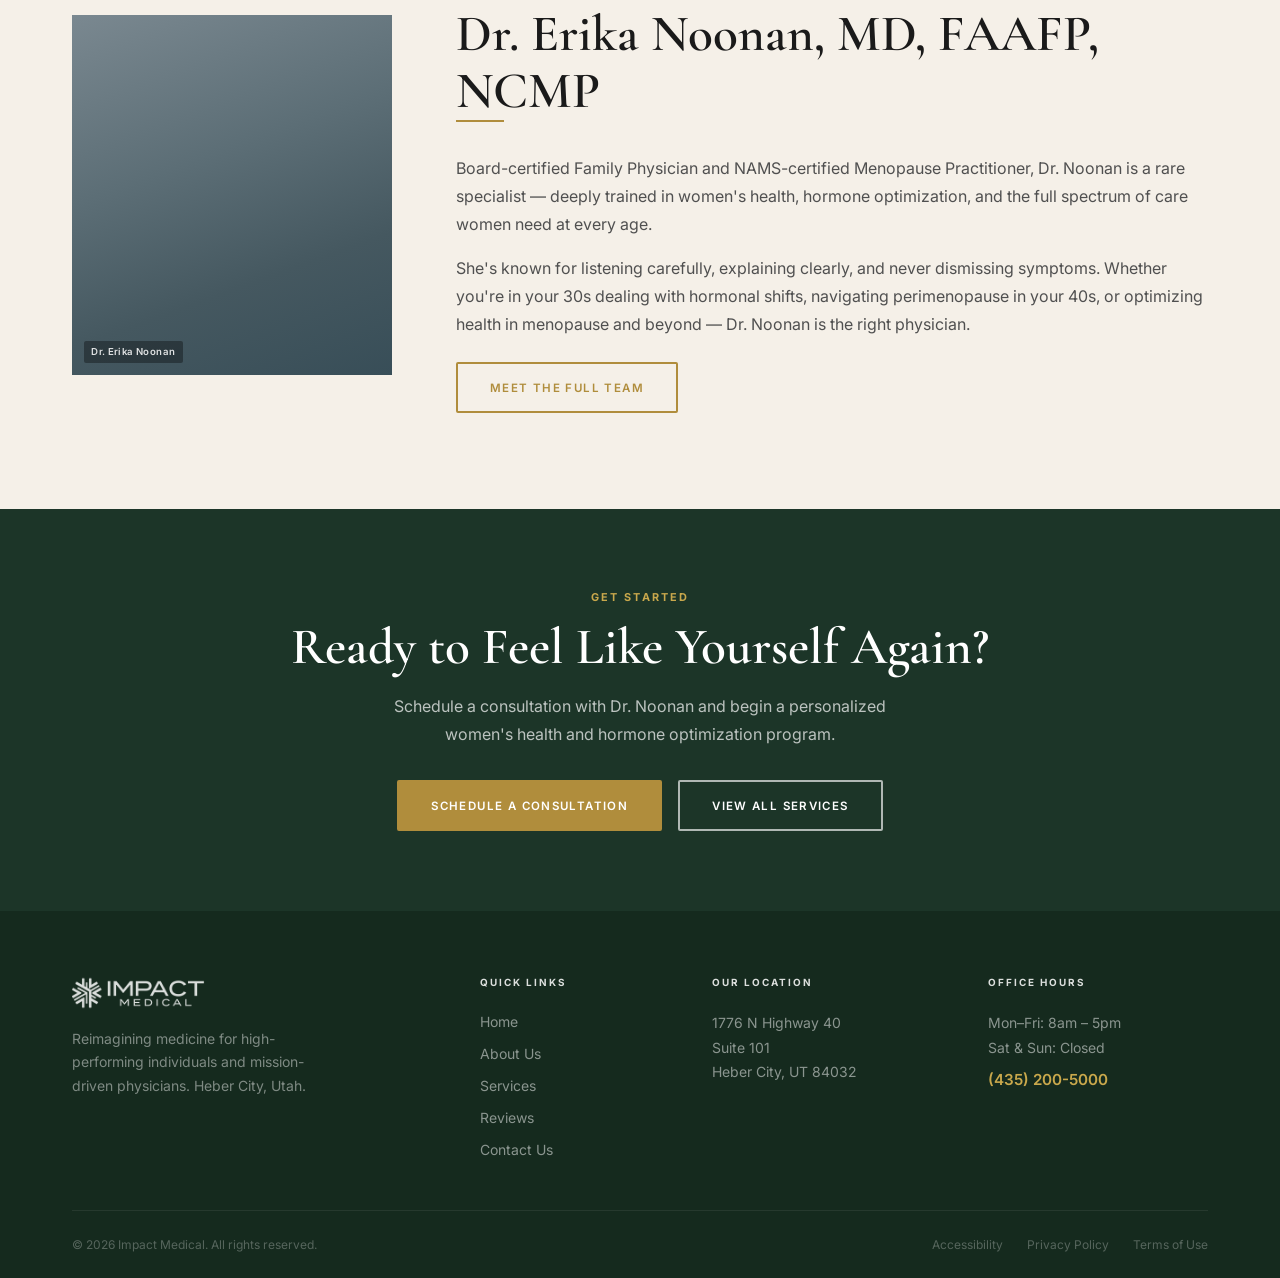
<file: womens-health.html>
<!DOCTYPE html>
<html lang="en">
<head>
  <meta charset="UTF-8">
  <meta name="viewport" content="width=device-width, initial-scale=1.0">
  <title>Women's Health &amp; Hormone Optimization — Impact Medical</title>
  <link rel="stylesheet" href="styles.css">
</head>
<body>

<!-- NAVIGATION -->
<nav class="nav">
  <div class="nav-inner">
    <a href="index.html" class="nav-logo">
      <img src="logo.png" alt="Impact Medical" class="nav-logo-img" />
    </a>
    <div class="nav-links">
      <a href="about.html">About Us</a>
      <div class="nav-has-dropdown">
        <a href="services.html" class="active">Services <span class="dd-arr">▾</span></a>
        <div class="nav-dropdown-panel">
          <a href="concierge-primary-care.html">Concierge &amp; Primary Care</a>
          <a href="mens-health.html">Men's Health &amp; Hormone Optimization</a>
          <a href="womens-health.html" style="color:var(--gold);">Women's Health &amp; Hormone Optimization</a>
          <a href="cardiometabolic.html">Cardiometabolic Wellness</a>
          <a href="cognitive-health.html">Cognitive Health &amp; Dementia Prevention</a>
          <a href="impact-signature.html">Impact Signature Health Assessment</a>
        </div>
      </div>
      <a href="reviews.html">Reviews</a>
      <a href="contact.html">Contact Us</a>
    </div>
    <div class="nav-actions">
      <span class="nav-phone">(435) 200-5000</span>
      <a href="contact.html" class="btn btn-gold btn-sm">Schedule Consultation</a>
    </div>
  </div>
</nav>

<!-- PAGE HERO -->
<div class="page-hero">
  <div class="page-hero-overlay"></div>
  <div class="page-hero-content">
    <span class="eyebrow">Women's Health</span>
    <h1>Women's Health &amp;<br>Hormone Optimization</h1>
  </div>
</div>

<!-- BREADCRUMB -->
<div style="background:var(--off-white);border-bottom:1px solid var(--cream-dark);padding:0.85rem 0;">
  <div class="container" style="font-size:0.78rem;color:#888;">
    <a href="index.html" style="color:#888;text-decoration:none;">Home</a> &nbsp;/&nbsp;
    <a href="services.html" style="color:#888;text-decoration:none;">Services</a> &nbsp;/&nbsp;
    <span style="color:var(--text);">Women's Health &amp; Hormone Optimization</span>
  </div>
</div>

<!-- INTRO -->
<section class="section" style="background:#fff;">
  <div class="container">
    <div class="svc-detail">
      <div class="svc-detail-text">
        <span class="eyebrow">Women's Integrative Care</span>
        <h2>Whole-Person Care for Every Stage of Life</h2>
        <div class="divider"></div>
        <p style="color:#505050;margin-bottom:1rem;">Women's hormonal health is complex, nuanced, and profoundly impactful on every aspect of wellbeing — from energy and mood to bone density and cardiovascular health. At Impact Medical, we treat the whole picture.</p>
        <p style="color:#505050;margin-bottom:1rem;">Whether you're navigating perimenopause, dealing with symptoms that have been dismissed by other providers, or simply want to feel more like yourself, our women's health team takes a thorough, science-based approach to restore balance and optimize vitality.</p>
        <p style="color:#505050;">Our 3-month program begins with a comprehensive hormone and metabolic evaluation, followed by a personalized treatment plan built around your specific symptoms, labs, and goals — with close monitoring and physician support throughout.</p>
        <div class="price-badge" style="margin-top:1.75rem;">
          <span class="price-badge-label">3-Month Program</span>
          <span class="price-badge-value">Custom Plan</span>
        </div>
        <a href="contact.html" class="btn btn-gold" style="margin-top:1.5rem;">Schedule a Consultation</a>
      </div>
      <div class="svc-detail-image">
        <div class="ph ph-warm ph-tall" data-label="Women's Health Photo"></div>
      </div>
    </div>
  </div>
</section>

<!-- SYMPTOMS WE ADDRESS -->
<section class="section bg-off-white">
  <div class="container">
    <div style="text-align:center;margin-bottom:3rem;">
      <span class="eyebrow">Common Concerns</span>
      <h2>Symptoms We Address</h2>
      <div class="divider divider-center" style="margin-top:1rem;"></div>
    </div>
    <div style="display:grid;grid-template-columns:repeat(3,1fr);gap:1.5rem;max-width:900px;margin:0 auto;">
      <div style="display:flex;align-items:flex-start;gap:0.75rem;">
        <span style="color:var(--gold);font-size:1rem;margin-top:0.1rem;">✦</span>
        <span style="color:#505050;font-size:0.9rem;">Hot flashes and night sweats</span>
      </div>
      <div style="display:flex;align-items:flex-start;gap:0.75rem;">
        <span style="color:var(--gold);font-size:1rem;margin-top:0.1rem;">✦</span>
        <span style="color:#505050;font-size:0.9rem;">Fatigue, low energy, or sleep disruption</span>
      </div>
      <div style="display:flex;align-items:flex-start;gap:0.75rem;">
        <span style="color:var(--gold);font-size:1rem;margin-top:0.1rem;">✦</span>
        <span style="color:#505050;font-size:0.9rem;">Mood changes, anxiety, or depression</span>
      </div>
      <div style="display:flex;align-items:flex-start;gap:0.75rem;">
        <span style="color:var(--gold);font-size:1rem;margin-top:0.1rem;">✦</span>
        <span style="color:#505050;font-size:0.9rem;">Brain fog or difficulty concentrating</span>
      </div>
      <div style="display:flex;align-items:flex-start;gap:0.75rem;">
        <span style="color:var(--gold);font-size:1rem;margin-top:0.1rem;">✦</span>
        <span style="color:#505050;font-size:0.9rem;">Decreased libido or vaginal dryness</span>
      </div>
      <div style="display:flex;align-items:flex-start;gap:0.75rem;">
        <span style="color:var(--gold);font-size:1rem;margin-top:0.1rem;">✦</span>
        <span style="color:#505050;font-size:0.9rem;">Weight gain, especially around the midsection</span>
      </div>
      <div style="display:flex;align-items:flex-start;gap:0.75rem;">
        <span style="color:var(--gold);font-size:1rem;margin-top:0.1rem;">✦</span>
        <span style="color:#505050;font-size:0.9rem;">Irregular or heavy periods</span>
      </div>
      <div style="display:flex;align-items:flex-start;gap:0.75rem;">
        <span style="color:var(--gold);font-size:1rem;margin-top:0.1rem;">✦</span>
        <span style="color:#505050;font-size:0.9rem;">Thyroid imbalance symptoms (cold sensitivity, hair loss)</span>
      </div>
      <div style="display:flex;align-items:flex-start;gap:0.75rem;">
        <span style="color:var(--gold);font-size:1rem;margin-top:0.1rem;">✦</span>
        <span style="color:#505050;font-size:0.9rem;">Feeling "off" even when tests come back "normal"</span>
      </div>
    </div>
  </div>
</section>

<!-- SERVICES OFFERED -->
<section class="section" style="background:#fff;">
  <div class="container">
    <div style="text-align:center;margin-bottom:3rem;">
      <span class="eyebrow">What We Treat</span>
      <h2>Women's Health Services</h2>
      <div class="divider divider-center" style="margin-top:1rem;"></div>
    </div>
    <div style="display:grid;grid-template-columns:1fr 1fr;gap:2rem;">

      <div style="border:1px solid var(--cream-dark);padding:2.25rem 2rem;">
        <h4 style="margin-bottom:0.75rem;">Hormone Evaluation &amp; Optimization</h4>
        <p style="color:#505050;font-size:0.9rem;margin-bottom:1rem;">Comprehensive assessment of estrogen, progesterone, testosterone, DHEA, cortisol, thyroid, and metabolic markers — with a personalized treatment plan based on your full picture.</p>
        <div class="svc-bullets">
          <div class="svc-bullet">Full female hormone panel</div>
          <div class="svc-bullet">Bioidentical hormone therapy (BHRT)</div>
          <div class="svc-bullet">Thyroid optimization</div>
          <div class="svc-bullet">Adrenal support and cortisol balancing</div>
        </div>
      </div>

      <div style="border:1px solid var(--cream-dark);padding:2.25rem 2rem;">
        <h4 style="margin-bottom:0.75rem;">Perimenopause &amp; Menopause Management</h4>
        <p style="color:#505050;font-size:0.9rem;margin-bottom:1rem;">Expert, evidence-based management of perimenopause and menopause — delivered by a NAMS-certified Menopause Practitioner who truly specializes in this area of women's health.</p>
        <div class="svc-bullets">
          <div class="svc-bullet">Symptom assessment and staging</div>
          <div class="svc-bullet">HRT / BHRT treatment planning</div>
          <div class="svc-bullet">Bone density and cardiovascular risk assessment</div>
          <div class="svc-bullet">Non-hormonal symptom management options</div>
        </div>
      </div>

      <div style="border:1px solid var(--cream-dark);padding:2.25rem 2rem;">
        <h4 style="margin-bottom:0.75rem;">Thyroid &amp; Metabolic Health</h4>
        <p style="color:#505050;font-size:0.9rem;margin-bottom:1rem;">The thyroid affects virtually every system in your body. We assess and optimize thyroid function as part of an integrated approach to energy, weight, mood, and longevity.</p>
        <div class="svc-bullets">
          <div class="svc-bullet">Complete thyroid panel (TSH, Free T3, Free T4, antibodies)</div>
          <div class="svc-bullet">Hypothyroid and Hashimoto's management</div>
          <div class="svc-bullet">Metabolic rate and weight optimization</div>
        </div>
      </div>

      <div style="border:1px solid var(--cream-dark);padding:2.25rem 2rem;">
        <h4 style="margin-bottom:0.75rem;">Preventive Women's Health</h4>
        <p style="color:#505050;font-size:0.9rem;margin-bottom:1rem;">Proactive screening and risk assessment to protect your long-term health — from cancer screenings to cardiovascular and bone health as you age.</p>
        <div class="svc-bullets">
          <div class="svc-bullet">Annual preventive exams and screenings</div>
          <div class="svc-bullet">Bone density and osteoporosis prevention</div>
          <div class="svc-bullet">Cardiovascular risk assessment for women</div>
          <div class="svc-bullet">Lifestyle and nutrition support</div>
        </div>
      </div>

    </div>
  </div>
</section>

<!-- PHYSICIAN HIGHLIGHT -->
<section class="section bg-cream">
  <div class="container">
    <div class="physician-highlight">
      <div class="ph ph-portrait" style="height:360px;width:320px;flex-shrink:0;" data-label="Dr. Erika Noonan"></div>
      <div>
        <span class="eyebrow">Your Physician</span>
        <h2>Dr. Erika Noonan, MD, FAAFP, NCMP</h2>
        <div class="divider"></div>
        <p style="color:#505050;margin-bottom:1rem;">Board-certified Family Physician and NAMS-certified Menopause Practitioner, Dr. Noonan is a rare specialist — deeply trained in women's health, hormone optimization, and the full spectrum of care women need at every age.</p>
        <p style="color:#505050;margin-bottom:1rem;">She's known for listening carefully, explaining clearly, and never dismissing symptoms. Whether you're in your 30s dealing with hormonal shifts, navigating perimenopause in your 40s, or optimizing health in menopause and beyond — Dr. Noonan is the right physician.</p>
        <a href="about.html" class="btn btn-outline-gold" style="margin-top:0.5rem;">Meet the Full Team</a>
      </div>
    </div>
  </div>
</section>

<!-- CTA -->
<section style="background:var(--green-800);padding:5rem 0;">
  <div class="container" style="text-align:center;">
    <span class="eyebrow eyebrow-light">Get Started</span>
    <h2 style="color:#fff;margin-bottom:1rem;">Ready to Feel Like Yourself Again?</h2>
    <p style="color:rgba(255,255,255,0.7);max-width:520px;margin:0 auto 2rem;">Schedule a consultation with Dr. Noonan and begin a personalized women's health and hormone optimization program.</p>
    <div style="display:flex;justify-content:center;gap:1rem;flex-wrap:wrap;">
      <a href="contact.html" class="btn btn-gold">Schedule a Consultation</a>
      <a href="services.html" class="btn btn-outline-white">View All Services</a>
    </div>
  </div>
</section>

<!-- FOOTER -->
<footer class="footer">
  <div class="container">
    <div class="footer-grid">
      <div class="footer-brand">
        <div style="margin-bottom:1rem;">
          <img src="logo.png" alt="Impact Medical" class="footer-logo-img" />
        </div>
        <p>Reimagining medicine for high-performing individuals and mission-driven physicians. Heber City, Utah.</p>
      </div>
      <div>
        <div class="footer-col-title">Quick Links</div>
        <nav class="footer-nav">
          <a href="index.html">Home</a>
          <a href="about.html">About Us</a>
          <a href="services.html">Services</a>
          <a href="reviews.html">Reviews</a>
          <a href="contact.html">Contact Us</a>
        </nav>
      </div>
      <div>
        <div class="footer-col-title">Our Location</div>
        <p class="footer-info">1776 N Highway 40<br>Suite 101<br>Heber City, UT 84032</p>
      </div>
      <div>
        <div class="footer-col-title">Office Hours</div>
        <p class="footer-info">Mon–Fri: 8am – 5pm<br>Sat &amp; Sun: Closed</p>
        <a href="tel:4352005000" class="footer-phone">(435) 200-5000</a>
      </div>
    </div>
    <div class="footer-bottom">
      <span>© 2026 Impact Medical. All rights reserved.</span>
      <div class="footer-legal">
        <a href="#">Accessibility</a>
        <a href="#">Privacy Policy</a>
        <a href="#">Terms of Use</a>
      </div>
    </div>
  </div>
</footer>

</body>
</html>
</file>
<file: styles.css>
@import url('https://fonts.googleapis.com/css2?family=Cormorant+Garamond:ital,wght@0,400;0,500;0,600;0,700;1,400;1,500;1,600&family=Inter:wght@300;400;500;600;700&display=swap');

/* ── LOGO IMAGE ── */
.nav-logo-img { height: 44px; width: auto; display: block; }
.footer-logo-img { height: 36px; width: auto; display: block; filter: brightness(0) invert(1); opacity: 0.85; }

/* ── NAV DROPDOWN ── */
.nav-has-dropdown { position: relative; }
.nav-has-dropdown > a { display: flex; align-items: center; gap: 0.25rem; }
.dd-arr { font-size: 0.55rem; transition: transform 0.2s ease; display: inline-block; }
.nav-has-dropdown:hover .dd-arr { transform: rotate(180deg); }
.nav-dropdown-panel {
  position: absolute;
  top: calc(100% + 18px);
  left: 50%;
  transform: translateX(-50%) translateY(-6px);
  background: var(--white);
  border: 1px solid rgba(0,0,0,0.07);
  box-shadow: 0 8px 40px rgba(0,0,0,0.11);
  min-width: 270px;
  padding: 0.5rem 0;
  opacity: 0; visibility: hidden;
  transition: opacity 0.2s ease, visibility 0.2s ease, transform 0.2s ease;
  z-index: 1001;
}
.nav-has-dropdown:hover .nav-dropdown-panel {
  opacity: 1; visibility: visible;
  transform: translateX(-50%) translateY(0);
}
.nav-dropdown-panel::before {
  content: '';
  position: absolute;
  top: -5px; left: 50%;
  width: 10px; height: 10px;
  background: var(--white);
  border-left: 1px solid rgba(0,0,0,0.07);
  border-top: 1px solid rgba(0,0,0,0.07);
  transform: translateX(-50%) rotate(45deg);
}
.nav-dropdown-panel a {
  display: block;
  padding: 0.6rem 1.5rem;
  font-size: 0.8rem; font-weight: 400;
  color: var(--text-mid);
  transition: var(--ease);
  border-left: 2px solid transparent;
}
.nav-dropdown-panel a:hover {
  color: var(--gold);
  background: var(--off-white);
  border-left-color: var(--gold);
  padding-left: 1.85rem;
}

/* ── PRICE BADGE ── */
.price-badge {
  display: inline-flex; align-items: center; gap: 0.75rem;
  background: var(--gold-pale); border: 1px solid rgba(176,141,60,0.4);
  padding: 0.65rem 1.5rem; border-radius: var(--radius);
  margin: 1.5rem 0;
}
.price-badge-label { font-size: 0.62rem; font-weight: 700; letter-spacing: 0.18em; text-transform: uppercase; color: var(--gold); }
.price-badge-value { font-family: 'Cormorant Garamond', serif; font-size: 1.6rem; font-weight: 600; color: var(--text); }

/* ── FEATURE HIGHLIGHT SECTION (gold-warm bg) ── */
.bg-warm { background: #F5EDD8; }
.section-highlight { background: #F5EDD8; padding: 5rem 0; }
.highlight-grid {
  display: grid; grid-template-columns: repeat(3, 1fr);
  gap: 1.5rem; margin-top: 2.5rem;
}
.highlight-card {
  background: var(--white); padding: 2rem 1.75rem;
  border-top: 3px solid var(--gold);
}
.highlight-card h4 { font-family: 'Cormorant Garamond', serif; font-size: 1.2rem; font-weight: 600; margin-bottom: 0.75rem; font-style: normal; letter-spacing: 0; text-transform: none; color: var(--text); }
.highlight-card p { font-size: 0.875rem; color: var(--text-mid); line-height: 1.65; }

/* ── PHYSICIAN HIGHLIGHT ── */
.phys-highlight {
  background: var(--cream);
  padding: 3rem;
  display: grid; grid-template-columns: 180px 1fr; gap: 2.5rem;
  align-items: start; border-left: 4px solid var(--gold);
  margin-top: 2.5rem;
}
.phys-highlight-photo { }
.phys-highlight-photo .ph { height: 200px; width: 100%; }
.phys-highlight-name { font-family: 'Cormorant Garamond', serif; font-size: 1.5rem; margin-bottom: 0.2rem; }
.phys-highlight-cred { font-size: 0.68rem; font-weight: 700; letter-spacing: 0.16em; text-transform: uppercase; color: var(--gold); margin-bottom: 0.75rem; }
.phys-highlight-bio { font-size: 0.9rem; color: var(--text-mid); line-height: 1.7; }

/* ── SERVICES OVERVIEW GRID (services.html) ── */
.svc-overview-grid {
  display: grid; grid-template-columns: repeat(3, 1fr);
  gap: 1.5rem; margin-top: 3rem;
}
.svc-overview-card {
  background: var(--white); border: 1px solid var(--cream-dark);
  padding: 2.5rem 2rem; display: flex; flex-direction: column;
  gap: 0.75rem; transition: var(--ease);
}
.svc-overview-card:hover { border-color: var(--gold); box-shadow: 0 4px 24px rgba(176,141,60,0.12); transform: translateY(-2px); }
.svc-ov-num { font-family: 'Cormorant Garamond', serif; font-size: 2.5rem; font-weight: 400; color: var(--gold); opacity: 0.4; line-height: 1; }
.svc-overview-card h3 { font-size: 1.2rem; color: var(--text); line-height: 1.25; }
.svc-overview-card p { font-size: 0.875rem; color: var(--text-mid); line-height: 1.65; flex-grow: 1; }
.svc-ov-price { font-size: 0.72rem; font-weight: 600; color: var(--gold); letter-spacing: 0.05em; }
.svc-ov-link { font-size: 0.72rem; font-weight: 700; letter-spacing: 0.1em; text-transform: uppercase; color: var(--gold); margin-top: auto; transition: var(--ease); }
.svc-overview-card:hover .svc-ov-link { letter-spacing: 0.15em; }

/* ── TEAM GRID (6 people, 3x2) ── */
.team-grid-6 {
  display: grid; grid-template-columns: repeat(3, 1fr);
  gap: 2.5rem; margin-top: 3rem;
}
.team-grid-6 .team-card .ph { height: 280px; width: 100%; margin-bottom: 1.25rem; }

/* ── TEAM GRID (7 people, 3x2+1 centered) ── */
.team-grid-7 {
  display: grid; grid-template-columns: repeat(3, 1fr);
  gap: 2.5rem; margin-top: 3rem;
}
.team-grid-7 .team-card:nth-child(7) { grid-column: 2; }
.team-grid-7 .team-card .ph { height: 280px; width: 100%; margin-bottom: 1.25rem; }

/* ── PHYSICIAN HIGHLIGHT (service pages) ── */
.physician-highlight {
  display: flex;
  gap: 4rem;
  align-items: center;
}
.physician-highlight img,
.physician-highlight .ph { border-radius: 0; flex-shrink: 0; }

/* ── REVIEWS PAGE ── */
.reviews-coming {
  text-align: center; padding: 6rem 2rem;
  max-width: 600px; margin: 0 auto;
}
.reviews-coming h2 { margin-bottom: 1rem; }
.reviews-coming p { color: var(--text-mid); margin-bottom: 2rem; }

:root {
  --gold: #B08D3C;
  --gold-light: #C9A84C;
  --gold-pale: #F0E6C4;
  --green-900: #152A1E;
  --green-800: #1C3528;
  --green-700: #244030;
  --green-600: #2D5038;
  --cream: #F5F0E8;
  --cream-dark: #E8DFC8;
  --off-white: #FAFAF6;
  --white: #FFFFFF;
  --text: #1A1A1A;
  --text-mid: #505050;
  --text-light: #888888;
  --max-w: 1200px;
  --nav-h: 76px;
  --ease: all 0.25s ease;
  --ease-slow: all 0.45s ease;
  --radius: 2px;
  --shadow: 0 4px 24px rgba(0,0,0,0.08);
  --shadow-deep: 0 8px 48px rgba(0,0,0,0.14);
}

*, *::before, *::after { margin: 0; padding: 0; box-sizing: border-box; }
html { scroll-behavior: smooth; font-size: 16px; }
body { font-family: 'Inter', -apple-system, sans-serif; color: var(--text); background: var(--white); line-height: 1.6; -webkit-font-smoothing: antialiased; }
img { max-width: 100%; display: block; }
a { text-decoration: none; color: inherit; }
ul { list-style: none; }

/* ── TYPOGRAPHY ── */
h1, h2, h3 { font-family: 'Cormorant Garamond', Georgia, serif; line-height: 1.12; font-weight: 600; }
h1 { font-size: clamp(3rem, 6.5vw, 5.5rem); }
h2 { font-size: clamp(2rem, 4vw, 3.4rem); }
h3 { font-size: clamp(1.2rem, 2vw, 1.65rem); font-weight: 500; }
p { font-size: 1rem; line-height: 1.75; }

.eyebrow {
  display: block;
  font-family: 'Inter', sans-serif;
  font-size: 0.68rem;
  font-weight: 700;
  letter-spacing: 0.2em;
  text-transform: uppercase;
  color: var(--gold);
  margin-bottom: 0.75rem;
}
.eyebrow-light { color: var(--gold-light); }

/* ── LAYOUT ── */
.container { max-width: var(--max-w); margin: 0 auto; padding: 0 2rem; }
.section { padding: 6rem 0; }
.bg-cream { background: var(--cream); }
.bg-off-white { background: var(--off-white); }
.bg-green { background: var(--green-800); }
.bg-dark { background: var(--green-900); }
.bg-gold-pale { background: var(--gold-pale); }

.divider { width: 3rem; height: 2px; background: var(--gold); display: block; margin-bottom: 2rem; }
.divider-center { margin-left: auto; margin-right: auto; }

/* ── BUTTONS ── */
.btn {
  display: inline-flex;
  align-items: center;
  justify-content: center;
  gap: 0.5rem;
  padding: 0.9rem 2rem;
  font-family: 'Inter', sans-serif;
  font-size: 0.72rem;
  font-weight: 600;
  letter-spacing: 0.12em;
  text-transform: uppercase;
  border: 2px solid transparent;
  border-radius: var(--radius);
  cursor: pointer;
  transition: var(--ease);
  white-space: nowrap;
}
.btn-sm { padding: 0.625rem 1.25rem; font-size: 0.68rem; }
.btn-full { width: 100%; }
.btn-gold { background: var(--gold); color: var(--white); border-color: var(--gold); }
.btn-gold:hover { background: var(--gold-light); border-color: var(--gold-light); transform: translateY(-1px); box-shadow: 0 4px 18px rgba(176,141,60,0.35); }
.btn-dark { background: var(--green-800); color: var(--white); border-color: var(--green-800); }
.btn-dark:hover { background: var(--green-600); border-color: var(--green-600); }
.btn-outline-white { background: transparent; color: var(--white); border-color: rgba(255,255,255,0.65); }
.btn-outline-white:hover { background: var(--white); color: var(--text); border-color: var(--white); }
.btn-outline-gold { background: transparent; color: var(--gold); border-color: var(--gold); }
.btn-outline-gold:hover { background: var(--gold); color: var(--white); }

/* ── NAVIGATION ── */
.nav {
  position: fixed;
  top: 0; left: 0; right: 0;
  z-index: 1000;
  height: var(--nav-h);
  background: rgba(255,255,255,0.97);
  backdrop-filter: blur(14px);
  border-bottom: 1px solid rgba(0,0,0,0.07);
}
.nav-inner {
  max-width: var(--max-w);
  margin: 0 auto;
  padding: 0 2rem;
  height: 100%;
  display: flex;
  align-items: center;
  justify-content: space-between;
  gap: 2rem;
}
.nav-logo { display: flex; align-items: center; gap: 0.65rem; flex-shrink: 0; }
.logo-mark { font-size: 1.5rem; color: var(--gold); line-height: 1; }
.logo-words { display: flex; flex-direction: column; line-height: 1.1; }
.logo-impact { font-family: 'Inter', sans-serif; font-size: 0.9rem; font-weight: 800; letter-spacing: 0.18em; color: var(--text); }
.logo-medical { font-family: 'Inter', sans-serif; font-size: 0.58rem; font-weight: 500; letter-spacing: 0.28em; color: var(--text-light); text-transform: uppercase; }
.nav-links { display: flex; align-items: center; gap: 2.5rem; flex: 1; justify-content: center; }
.nav-links a {
  font-size: 0.82rem;
  font-weight: 500;
  letter-spacing: 0.03em;
  color: var(--text-mid);
  transition: var(--ease);
  position: relative;
}
.nav-links a::after {
  content: '';
  position: absolute;
  bottom: -3px; left: 0;
  width: 0; height: 1px;
  background: var(--gold);
  transition: var(--ease);
}
.nav-links a:hover, .nav-links a.active { color: var(--text); }
.nav-links a:hover::after, .nav-links a.active::after { width: 100%; }
.nav-actions { display: flex; align-items: center; gap: 1.25rem; flex-shrink: 0; }
.nav-phone { font-size: 0.8rem; color: var(--text-mid); font-weight: 500; }

/* ── HERO (Home) ── */
.hero {
  position: relative;
  min-height: 100vh;
  display: flex;
  align-items: center;
  overflow: hidden;
  background: linear-gradient(160deg, #0e1c14 0%, #162a1c 18%, #1e3826 32%, #274830 46%, #2e5438 58%, #384e3c 70%, #2a4030 82%, #162618 94%, #0e1c14 100%);
}
.hero::before {
  content: '';
  position: absolute; inset: 0;
  background: radial-gradient(ellipse 70% 60% at 72% 30%, rgba(50,80,50,0.25) 0%, transparent 55%),
              radial-gradient(ellipse 50% 70% at 18% 85%, rgba(10,22,14,0.5) 0%, transparent 50%);
}
.hero-overlay {
  position: absolute; inset: 0;
  background: linear-gradient(to right, rgba(0,0,0,0.7) 0%, rgba(0,0,0,0.3) 55%, rgba(0,0,0,0.1) 100%);
  z-index: 1;
}
.hero-content {
  position: relative; z-index: 2;
  width: 100%;
  padding: calc(var(--nav-h) + 5rem) 2rem 5rem;
  max-width: calc(var(--max-w) / 2 + 2rem);
  margin-left: max(2rem, calc((100vw - var(--max-w)) / 2 + 2rem));
}
.hero-location {
  display: flex;
  align-items: center;
  gap: 0.6rem;
  font-size: 0.68rem;
  font-weight: 700;
  letter-spacing: 0.22em;
  text-transform: uppercase;
  color: var(--gold-light);
  margin-bottom: 1.5rem;
}
.hero-location::before { content: ''; display: block; width: 22px; height: 1px; background: var(--gold-light); }
.hero h1 { color: var(--white); margin-bottom: 1.25rem; line-height: 1.05; }
.hero-sub { color: rgba(255,255,255,0.8); font-size: 1.05rem; line-height: 1.7; margin-bottom: 2.5rem; max-width: 420px; }
.hero-ctas { display: flex; gap: 1rem; flex-wrap: wrap; }
.hero-scroll {
  position: absolute; bottom: 2.5rem; left: 50%;
  transform: translateX(-50%);
  z-index: 2;
  display: flex; flex-direction: column; align-items: center; gap: 0.5rem;
}
.hero-scroll span { font-size: 0.62rem; letter-spacing: 0.22em; text-transform: uppercase; color: rgba(255,255,255,0.4); }
.hero-scroll-bar { width: 1px; height: 44px; background: linear-gradient(to bottom, rgba(255,255,255,0.45), transparent); }

/* ── STATS BAR ── */
.stats-bar { background: var(--green-800); padding: 2.75rem 0; border-bottom: 1px solid rgba(255,255,255,0.05); }
.stats-inner {
  max-width: var(--max-w); margin: 0 auto; padding: 0 2rem;
  display: grid; grid-template-columns: repeat(4, 1fr);
}
.stat-item {
  text-align: center;
  padding: 0.5rem 1.5rem;
  border-right: 1px solid rgba(255,255,255,0.1);
}
.stat-item:last-child { border-right: none; }
.stat-val {
  display: block;
  font-family: 'Cormorant Garamond', serif;
  font-size: 2.4rem;
  font-weight: 600;
  color: var(--gold-light);
  line-height: 1;
  margin-bottom: 0.3rem;
}
.stat-lbl {
  font-size: 0.68rem;
  font-weight: 600;
  letter-spacing: 0.13em;
  text-transform: uppercase;
  color: rgba(255,255,255,0.5);
}

/* ── ABOUT INTRO SPLIT ── */
.about-split {
  display: grid;
  grid-template-columns: 1fr 1fr;
  gap: 6rem;
  align-items: center;
}
.about-split-text .section-heading { margin: 0.75rem 0 0.5rem; }
.about-split-text p { color: var(--text-mid); margin-bottom: 1rem; }
.about-split-text .btn { margin-top: 1.25rem; }

/* ── PLACEHOLDER IMAGES ── */
.ph {
  border-radius: var(--radius);
  display: flex; align-items: center; justify-content: center;
  overflow: hidden; position: relative;
  font-size: 0.7rem; font-weight: 600; letter-spacing: 0.05em;
  color: rgba(255,255,255,0.5);
}
.ph::after { content: attr(data-label); position: absolute; bottom: 0.75rem; left: 0.75rem; font-size: 0.6rem; background: rgba(0,0,0,0.35); color: rgba(255,255,255,0.85); padding: 0.2rem 0.45rem; border-radius: 2px; letter-spacing: 0.04em; }
.ph-warm { background: linear-gradient(145deg, #8a7260 0%, #6e5845 40%, #5a4838 70%, #4a3a2c 100%); }
.ph-nature { background: linear-gradient(145deg, #3a5c3e 0%, #2a4a2f 40%, #1e3828 70%, #152a1e 100%); }
.ph-portrait { background: linear-gradient(160deg, #7a8890 0%, #5c6e76 40%, #455860 70%, #384e58 100%); }
.ph-clinical { background: linear-gradient(145deg, #c8c5be 0%, #b0ada4 40%, #989490 70%, #808076 100%); }
.ph-tall { height: 520px; }
.ph-medium { height: 380px; }
.ph-landscape { height: 260px; }
.ph-short { height: 180px; }
.ph-portrait-rect { aspect-ratio: 3/4; }
.ph-square { aspect-ratio: 1/1; }

/* ── SERVICES SECTION ── */
.services-grid {
  display: grid;
  grid-template-columns: repeat(3, 1fr);
  gap: 1px;
  background: rgba(255,255,255,0.08);
  border: 1px solid rgba(255,255,255,0.08);
  margin-top: 3rem;
}
.svc-card {
  background: rgba(20,38,24,0.65);
  padding: 2.75rem 2.25rem;
  display: flex; flex-direction: column; gap: 0.75rem;
  transition: var(--ease);
  cursor: pointer;
}
.svc-card:hover { background: rgba(176,141,60,0.12); }
.svc-num {
  font-family: 'Cormorant Garamond', serif;
  font-size: 2.8rem; font-weight: 400;
  color: var(--gold); opacity: 0.55;
  line-height: 1; transition: var(--ease);
}
.svc-card:hover .svc-num { opacity: 1; }
.svc-card h3 { font-size: 1.3rem; color: var(--white); line-height: 1.2; }
.svc-card p { font-size: 0.875rem; color: rgba(255,255,255,0.58); line-height: 1.65; flex-grow: 1; }
.svc-link {
  font-size: 0.7rem; font-weight: 600; letter-spacing: 0.1em;
  text-transform: uppercase; color: var(--gold-light);
  opacity: 0; transition: var(--ease);
}
.svc-card:hover .svc-link { opacity: 1; }
.services-footer { text-align: center; margin-top: 3rem; }

/* ── PHYSICIANS ── */
.physicians-grid {
  display: grid; grid-template-columns: repeat(4, 1fr);
  gap: 2rem; margin-top: 3rem;
}
.phys-card .ph { height: 300px; width: 100%; margin-bottom: 1.25rem; transition: transform 0.45s ease; }
.phys-card:hover .ph { transform: scale(1.03); }
.phys-name { font-family: 'Cormorant Garamond', serif; font-size: 1.25rem; margin-bottom: 0.25rem; }
.phys-cred { font-size: 0.68rem; font-weight: 700; letter-spacing: 0.16em; text-transform: uppercase; color: var(--gold); }

/* ── WHY CHOOSE US ── */
.why-grid {
  display: grid;
  grid-template-columns: 1fr 1fr 210px 1fr 1fr;
  gap: 1.25rem;
  margin-bottom: 1.25rem;
}
.why-item {
  padding: 2rem 1.5rem; text-align: center;
  border: 1px solid var(--cream-dark);
  transition: var(--ease);
}
.why-item:hover { border-color: var(--gold); box-shadow: 0 2px 16px rgba(176,141,60,0.1); }
.why-center {
  display: flex; align-items: center; justify-content: center;
  border: none; padding: 0;
}
.why-emblem { font-size: 4.5rem; color: var(--gold); opacity: 0.75; line-height: 1; }
.why-icon { font-size: 1.1rem; color: var(--gold); margin-bottom: 1rem; }
.why-item h3 { font-size: 1.05rem; margin-bottom: 0.65rem; line-height: 1.25; }
.why-item p { font-size: 0.84rem; color: var(--text-mid); line-height: 1.65; }
.why-bottom {
  background: var(--cream);
  border-top: 3px solid var(--gold);
  padding: 2.5rem 3rem; text-align: center;
}
.why-bottom h3 { margin-bottom: 0.75rem; font-size: 1.35rem; }
.why-bottom p { font-size: 0.9rem; color: var(--text-mid); max-width: 580px; margin: 0 auto; }

/* ── TESTIMONIALS ── */
.testi-placeholder { text-align: center; padding: 4rem 0; }
.testi-stars { font-size: 1.2rem; color: var(--gold); letter-spacing: 0.25em; margin-bottom: 1.25rem; }
.testi-placeholder p { font-family: 'Cormorant Garamond', serif; font-size: 1.5rem; font-style: italic; color: var(--text-mid); margin-bottom: 2rem; }

/* ── INSTAGRAM ── */
.ig-grid {
  display: grid; grid-template-columns: repeat(4, 1fr);
  gap: 0.5rem; margin-top: 2.5rem;
}
.ig-post { aspect-ratio: 1/1; overflow: hidden; cursor: pointer; }
.ig-post .ph { height: 100%; width: 100%; transition: transform 0.45s ease; }
.ig-post:hover .ph { transform: scale(1.06); }
.ig-footer { text-align: center; margin-top: 2rem; }

/* ── CTA BANNER ── */
.cta-banner {
  position: relative;
  background: linear-gradient(155deg, #0f1e14 0%, #152415 20%, #1c3020 40%, #243e28 60%, #1c3020 80%, #0f1e14 100%);
  padding: 6rem 0; overflow: hidden;
}
.cta-banner::before {
  content: '';
  position: absolute; inset: 0;
  background: radial-gradient(ellipse 65% 80% at 22% 60%, rgba(176,141,60,0.07) 0%, transparent 55%);
}
.cta-inner {
  position: relative; z-index: 1;
  max-width: var(--max-w); margin: 0 auto; padding: 0 2rem;
  display: grid; grid-template-columns: 1fr 1fr;
  gap: 6rem; align-items: center;
}
.cta-text h2 { color: var(--white); font-size: clamp(2rem, 3.5vw, 3.2rem); margin-bottom: 1rem; line-height: 1.15; }
.cta-text p { color: rgba(255,255,255,0.62); margin-bottom: 2rem; }
.cta-form-box {
  background: rgba(245,240,232,0.97);
  padding: 2.5rem;
  border-radius: var(--radius);
}
.cta-form-title {
  font-size: 0.65rem; font-weight: 700;
  letter-spacing: 0.18em; text-transform: uppercase;
  color: var(--text-mid); margin-bottom: 1.5rem;
}
.form-stack { display: flex; flex-direction: column; gap: 0.75rem; }
.form-ctrl {
  width: 100%; padding: 0.8rem 1rem;
  font-family: 'Inter', sans-serif; font-size: 0.875rem;
  color: var(--text); background: var(--white);
  border: 1px solid var(--cream-dark);
  border-radius: var(--radius);
  outline: none; transition: var(--ease);
}
.form-ctrl::placeholder { color: var(--text-light); }
.form-ctrl:focus { border-color: var(--gold); box-shadow: 0 0 0 3px rgba(176,141,60,0.1); }
textarea.form-ctrl { height: 100px; resize: vertical; }
.form-note { font-size: 0.7rem; color: var(--text-light); line-height: 1.5; margin-top: 0.75rem; }

/* ── FOOTER ── */
.footer { background: var(--green-900); padding-top: 4rem; }
.footer-grid {
  display: grid; grid-template-columns: 2fr 1fr 1.25fr 1.25fr;
  gap: 3.5rem; padding-bottom: 3rem;
  border-bottom: 1px solid rgba(255,255,255,0.07);
}
.footer-brand .footer-logo { display: flex; align-items: center; gap: 0.6rem; margin-bottom: 1rem; }
.footer-brand .logo-mark { color: var(--gold-light); }
.footer-brand .logo-impact { color: var(--white); }
.footer-brand .logo-medical { color: rgba(255,255,255,0.4); }
.footer-brand p { font-size: 0.875rem; color: rgba(255,255,255,0.45); line-height: 1.65; max-width: 260px; }
.footer-col-title { font-size: 0.62rem; font-weight: 700; letter-spacing: 0.2em; text-transform: uppercase; color: rgba(255,255,255,0.85); margin-bottom: 1.25rem; }
.footer-nav { display: flex; flex-direction: column; gap: 0.6rem; }
.footer-nav a { font-size: 0.875rem; color: rgba(255,255,255,0.5); transition: var(--ease); }
.footer-nav a:hover { color: var(--gold-light); }
.footer-info { font-size: 0.875rem; color: rgba(255,255,255,0.5); line-height: 1.75; }
.footer-phone { color: var(--gold-light) !important; font-size: 0.95rem; font-weight: 600; display: block; margin-top: 0.5rem; }
.footer-bottom {
  display: flex; justify-content: space-between; align-items: center;
  padding: 1.5rem 0;
  font-size: 0.75rem; color: rgba(255,255,255,0.28);
}
.footer-legal { display: flex; gap: 1.5rem; }
.footer-legal a { color: rgba(255,255,255,0.28); transition: var(--ease); }
.footer-legal a:hover { color: rgba(255,255,255,0.65); }

/* ── PAGE HERO (inner pages) ── */
.page-hero {
  position: relative;
  height: 42vh; min-height: 290px;
  display: flex; align-items: flex-end; overflow: hidden;
  background: linear-gradient(150deg, #1C3528 0%, #244030 50%, #1C3528 100%);
  padding-top: var(--nav-h);
}
.page-hero::before {
  content: '';
  position: absolute; inset: 0;
  background: radial-gradient(ellipse 55% 75% at 70% 50%, rgba(176,141,60,0.1) 0%, transparent 55%);
}
.page-hero-overlay { position: absolute; inset: 0; background: linear-gradient(to top, rgba(0,0,0,0.45) 0%, rgba(0,0,0,0.05) 100%); }
.page-hero-content {
  position: relative; z-index: 2;
  max-width: var(--max-w); margin: 0 auto;
  padding: 0 2rem 3rem; width: 100%;
}
.page-hero-content .eyebrow { color: var(--gold-light); }
.page-hero-content h1 { color: var(--white); font-size: clamp(2.5rem, 5vw, 4rem); margin-top: 0.5rem; }

/* ── ABOUT PAGE ── */
.mission-text {
  font-family: 'Cormorant Garamond', serif;
  font-size: clamp(1.6rem, 3vw, 2.4rem);
  font-weight: 500; line-height: 1.3;
  color: var(--text); max-width: 880px;
}
.mission-text em { font-style: italic; color: var(--green-800); }

.team-grid {
  display: grid; grid-template-columns: repeat(4, 1fr);
  gap: 2.5rem; margin-top: 3rem;
}
.team-card .ph { height: 320px; width: 100%; margin-bottom: 1.25rem; }
.team-name { font-family: 'Cormorant Garamond', serif; font-size: 1.3rem; margin-bottom: 0.2rem; }
.team-cred { font-size: 0.68rem; font-weight: 700; letter-spacing: 0.16em; text-transform: uppercase; color: var(--gold); margin-bottom: 0.75rem; }
.team-bio { font-size: 0.875rem; color: var(--text-mid); line-height: 1.65; }

.values-grid {
  display: grid; grid-template-columns: repeat(3, 1fr);
  gap: 2px; background: rgba(255,255,255,0.07);
  border: 1px solid rgba(255,255,255,0.07);
  margin-top: 3rem;
}
.val-item {
  background: rgba(20,38,24,0.7);
  padding: 2.75rem 2.25rem;
  border: 1px solid rgba(255,255,255,0.05);
}
.val-num {
  font-family: 'Cormorant Garamond', serif;
  font-size: 3.5rem; font-weight: 400;
  color: var(--gold); opacity: 0.35; line-height: 1; margin-bottom: 1.25rem;
}
.val-item h3 { color: var(--white); font-size: 1.35rem; margin-bottom: 0.75rem; }
.val-item p { font-size: 0.875rem; color: rgba(255,255,255,0.58); line-height: 1.7; }

/* ── SERVICES PAGE ── */
.svc-detail {
  display: grid; grid-template-columns: 1fr 1fr;
  gap: 5rem; align-items: center;
  padding: 5rem 0;
  border-bottom: 1px solid var(--cream-dark);
}
.svc-detail:last-child { border-bottom: none; }
.svc-detail.reverse .svc-detail-text { order: 2; }
.svc-detail.reverse .svc-detail-image { order: 1; }
.svc-detail-num {
  font-family: 'Cormorant Garamond', serif;
  font-size: 5rem; font-weight: 400;
  color: var(--gold); opacity: 0.18; line-height: 1; margin-bottom: 0.25rem;
}
.svc-detail h2 { font-size: clamp(1.7rem, 3vw, 2.3rem); margin-bottom: 1rem; color: var(--text); }
.svc-detail p { color: var(--text-mid); margin-bottom: 0.9rem; }
.svc-bullets { margin-top: 1.5rem; display: flex; flex-direction: column; gap: 0.6rem; }
.svc-bullet {
  display: flex; align-items: flex-start; gap: 0.75rem;
  font-size: 0.875rem; color: var(--text-mid);
}
.svc-bullet::before { content: '✦'; color: var(--gold); font-size: 0.58rem; flex-shrink: 0; margin-top: 0.35rem; }

/* ── CONTACT PAGE ── */
.contact-layout {
  display: grid; grid-template-columns: 1fr 1fr;
  gap: 6rem; align-items: start;
}
.contact-info-cards { display: flex; flex-direction: column; gap: 1.25rem; margin-top: 2rem; }
.contact-info-card {
  background: var(--cream);
  padding: 1.75rem 2rem;
  border-left: 3px solid var(--gold);
}
.contact-info-card h4 { font-size: 0.62rem; font-weight: 700; letter-spacing: 0.2em; text-transform: uppercase; color: var(--gold); margin-bottom: 0.5rem; font-family: 'Inter', sans-serif; }
.contact-info-card p { font-size: 0.9rem; color: var(--text-mid); line-height: 1.65; }
.contact-info-card .big-phone { font-family: 'Cormorant Garamond', serif; font-size: 1.6rem; font-weight: 600; color: var(--text); line-height: 1.2; }
.map-ph {
  margin-top: 1.5rem;
  height: 220px;
  background: linear-gradient(135deg, #a8c4a8 0%, #7a9e7a 50%, #567556 100%);
  border-radius: var(--radius);
  display: flex; align-items: center; justify-content: center;
  color: rgba(255,255,255,0.7);
  font-size: 0.8rem; font-weight: 600; letter-spacing: 0.08em;
  position: relative; overflow: hidden;
}
.map-ph::after {
  content: '📍 1776 N Highway 40, Suite 101 — Heber City, UT 84032';
  position: absolute; bottom: 0; left: 0; right: 0;
  padding: 0.7rem 1rem;
  background: rgba(0,0,0,0.42);
  color: rgba(255,255,255,0.9);
  font-size: 0.72rem; font-weight: 400; letter-spacing: 0.02em;
}
.contact-form h3 { font-size: 2rem; margin-bottom: 0.5rem; }
.contact-form .lead { font-size: 0.95rem; color: var(--text-mid); margin-bottom: 2rem; }
.form-full { display: flex; flex-direction: column; gap: 0.875rem; }
</file>
